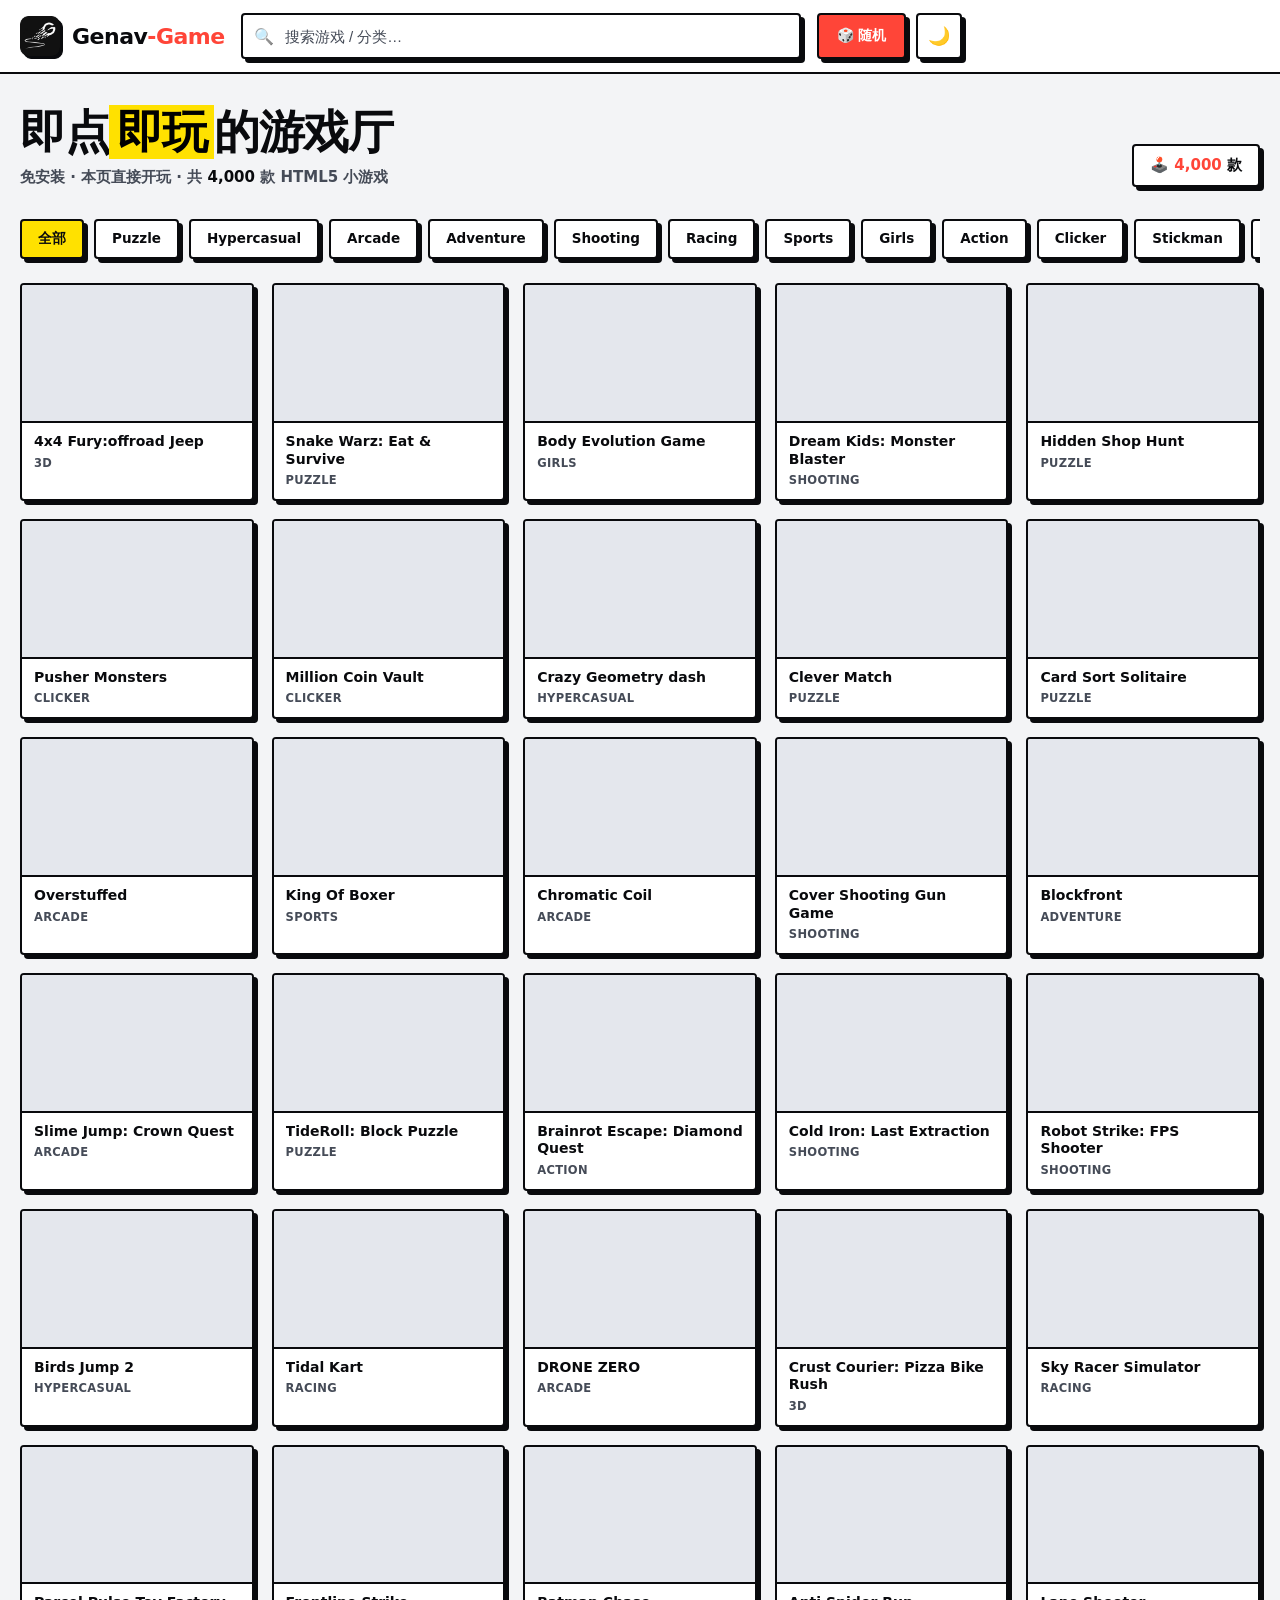
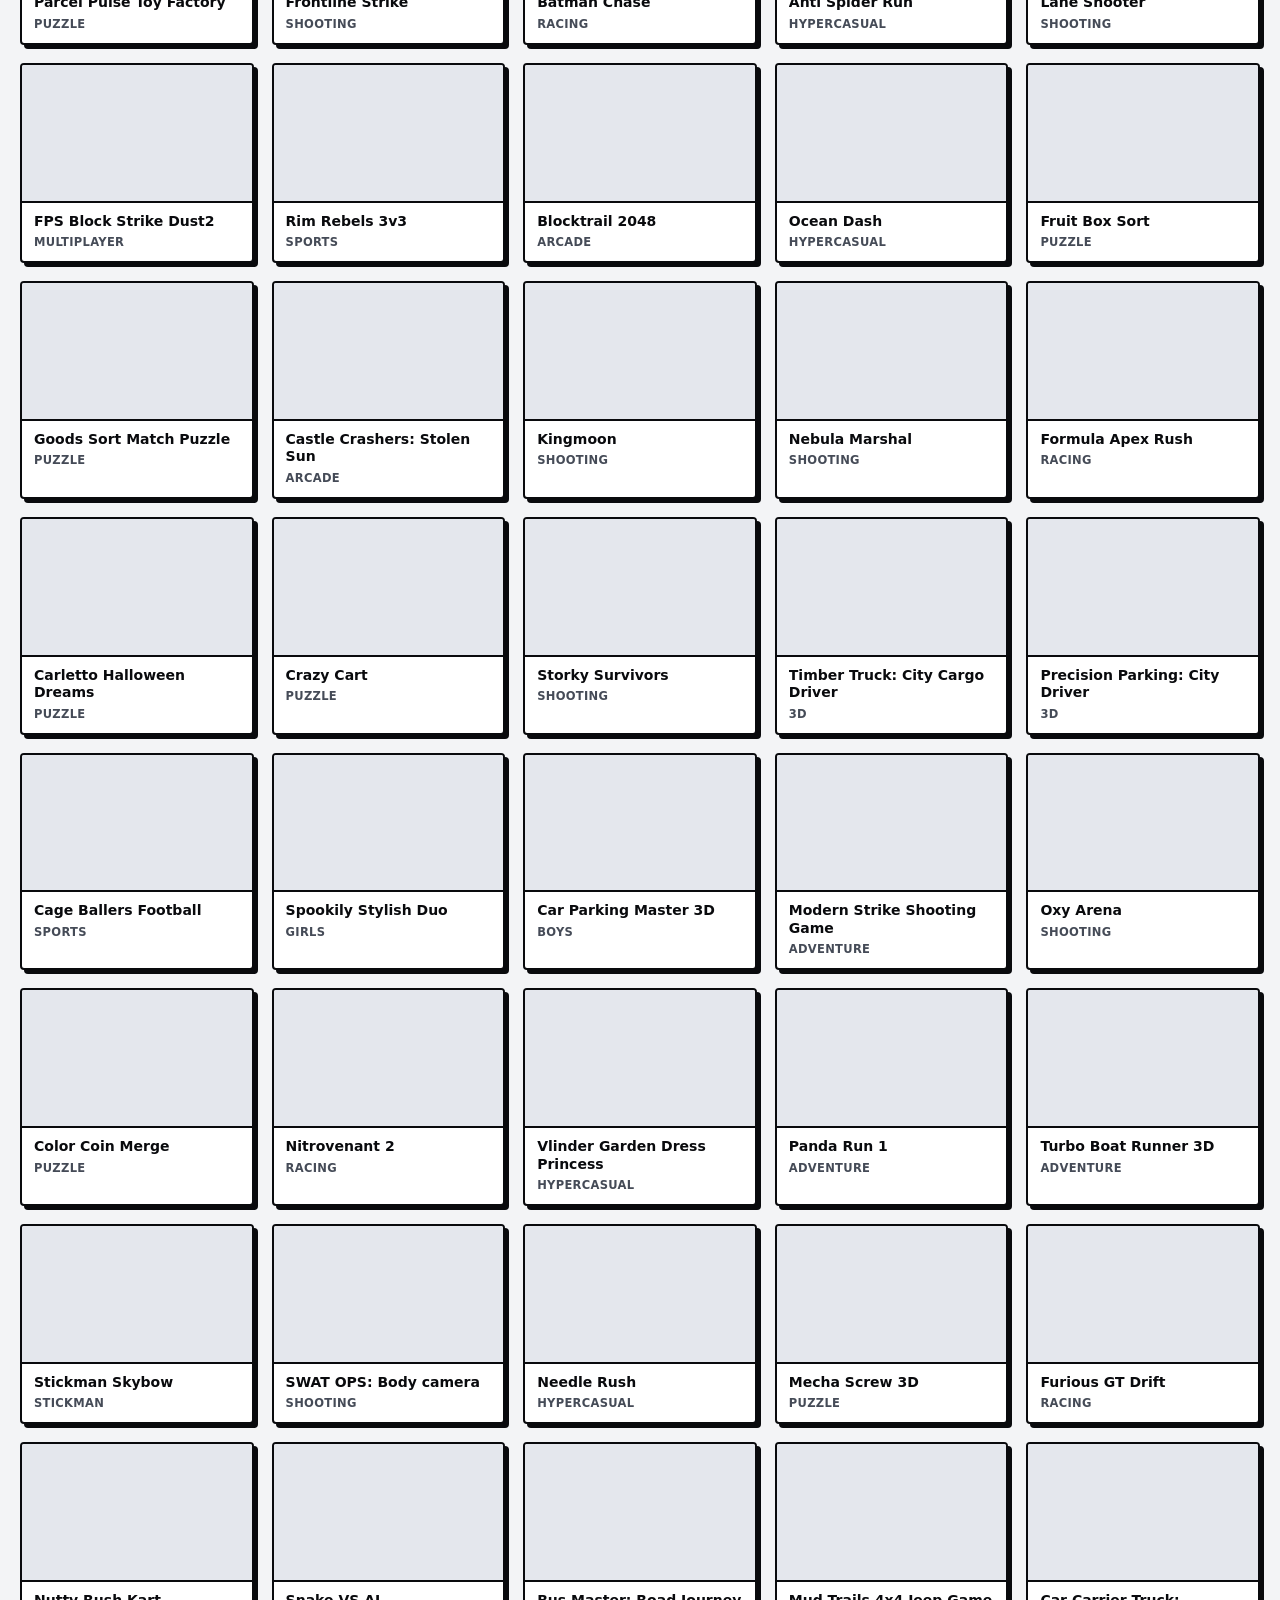
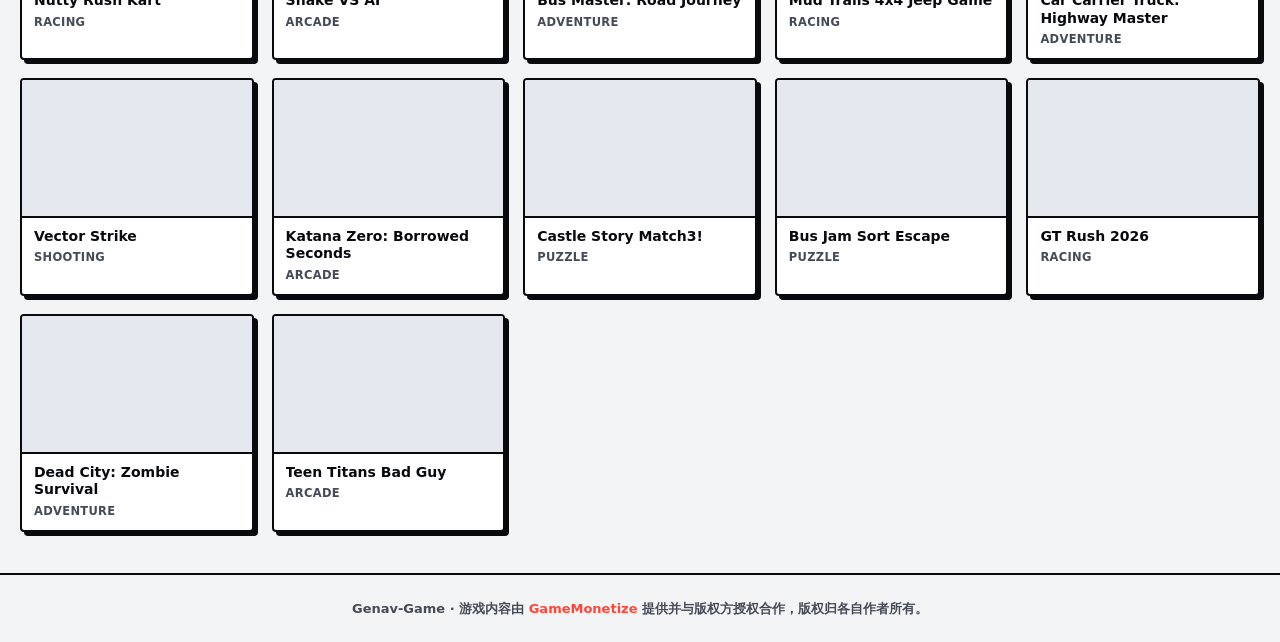
<file: games/index.html>
<!DOCTYPE html>
<html lang="zh-CN" data-theme="light">
<head>
<meta charset="UTF-8">
<meta name="viewport" content="width=device-width, initial-scale=1, maximum-scale=1, user-scalable=no">
<title>Genav-Game · 游戏厅</title>
<meta name="description" content="Genav-Game 在线小游戏厅，数千款 HTML5 小游戏免安装即点即玩，无需跳转、本页开玩。">
<link rel="icon" type="image/png" href="favicon.png">
<link rel="preconnect" href="https://img.gamemonetize.com">
<link rel="preconnect" href="https://html5.gamemonetize.co">
<style>
:root{
  --bg:#f3f4f6; --surface:#ffffff; --surface-muted:#e4e7ed; --ink:#090a0d; --muted:#454b57;
  --line:#090a0d; --line-soft:#bdc3cf; --signal:#ff4538; --highlight:#ffe100;
  --hard:4px 4px 0 var(--line); --hard-lg:6px 6px 0 var(--line);
  --radius:4px;
}
html[data-theme="dark"]{
  --bg:#090a0d; --surface:#15171d; --surface-muted:#252933; --ink:#f7f8fc; --muted:#b6bdc9;
  --line:#f7f8fc; --line-soft:#3f4550; --signal:#ff6258; --highlight:#ffe247;
}
*{box-sizing:border-box;-webkit-tap-highlight-color:transparent}
html,body{margin:0;padding:0}
body{
  background:var(--bg); color:var(--ink); min-height:100vh;
  font-family:Inter,"Noto Sans SC","Microsoft YaHei",system-ui,-apple-system,sans-serif;
  font-weight:500;
}
a{color:inherit;text-decoration:none}
::selection{background:var(--highlight);color:#000}
.wrap{max-width:1320px;margin:0 auto;padding:0 20px}

/* ---------- header ---------- */
header{position:sticky;top:0;z-index:60;background:var(--surface);border-bottom:2px solid var(--line)}
.hd{display:flex;align-items:center;gap:16px;height:72px}
.brand{display:flex;align-items:center;gap:12px;white-space:nowrap}
.logo-img{width:40px;height:40px;filter:drop-shadow(3px 3px 0 var(--line));flex:0 0 auto}
.brand b{font-size:22px;font-weight:900;letter-spacing:-.5px}
.brand b span{color:var(--signal)}
.search{flex:1;position:relative;max-width:560px}
.search input{
  width:100%;height:46px;border:2px solid var(--line);border-radius:var(--radius);
  background:var(--surface);color:var(--ink);padding:0 14px 0 42px;font-size:15px;
  font-weight:600;outline:none;box-shadow:var(--hard);transition:.12s;
}
.search input:focus{transform:translate(-1px,-1px);box-shadow:var(--hard-lg)}
.search input::placeholder{color:var(--muted);font-weight:500}
.search .ic{position:absolute;left:13px;top:50%;transform:translateY(-50%);font-size:16px;opacity:.7}
.acts{display:flex;gap:10px;align-items:center}
.btn{
  height:46px;padding:0 18px;border:2px solid var(--line);border-radius:var(--radius);
  background:var(--surface);color:var(--ink);font-weight:800;font-size:14px;cursor:pointer;
  box-shadow:var(--hard);display:flex;align-items:center;gap:7px;transition:.12s;white-space:nowrap;
}
.btn:hover{transform:translate(-1px,-1px);box-shadow:var(--hard-lg)}
.btn:active{transform:translate(2px,2px);box-shadow:0 0 0 var(--line)}
.btn.red{background:var(--signal);color:#fff}
.icon-btn{width:46px;padding:0;justify-content:center;font-size:18px}

/* ---------- hero ---------- */
.hero{padding:34px 0 10px;display:flex;align-items:flex-end;justify-content:space-between;gap:20px;flex-wrap:wrap}
.hero h1{margin:0;font-size:clamp(28px,5vw,46px);font-weight:900;letter-spacing:-1.5px;line-height:1.05}
.hero h1 em{font-style:normal;background:var(--highlight);color:#000;padding:0 8px}
.hero .sub{margin:12px 0 0;color:var(--muted);font-weight:600;font-size:15px}
.hero .sub b{color:var(--ink)}
.count-badge{border:2px solid var(--line);background:var(--surface);box-shadow:var(--hard);
  padding:10px 16px;border-radius:var(--radius);font-weight:900;font-size:15px;white-space:nowrap}
.count-badge span{color:var(--signal)}

/* ---------- chips ---------- */
.chips{display:flex;gap:10px;overflow-x:auto;padding:22px 0 6px;scrollbar-width:none}
.chips::-webkit-scrollbar{display:none}
.chip{
  flex:0 0 auto;padding:9px 16px;border:2px solid var(--line);background:var(--surface);
  color:var(--ink);font-weight:800;font-size:13.5px;cursor:pointer;border-radius:var(--radius);
  box-shadow:var(--hard);transition:.12s;white-space:nowrap;
}
.chip:hover{transform:translate(-1px,-1px);box-shadow:var(--hard-lg)}
.chip.on{background:var(--highlight);color:#090a0d}

/* ---------- grid ---------- */
.grid{display:grid;grid-template-columns:repeat(auto-fill,minmax(198px,1fr));gap:18px;padding:18px 0 30px}
@media(max-width:520px){.grid{grid-template-columns:repeat(auto-fill,minmax(150px,1fr));gap:14px}}
.card{
  background:var(--surface);border:2px solid var(--line);border-radius:var(--radius);
  overflow:hidden;cursor:pointer;transition:transform .12s,box-shadow .12s;box-shadow:var(--hard);
  display:flex;flex-direction:column;
}
.card:hover{transform:translate(-3px,-3px);box-shadow:var(--hard-lg)}
.card:active{transform:translate(1px,1px);box-shadow:2px 2px 0 var(--line)}
.thumb-wrap{aspect-ratio:5/3;background:var(--surface-muted);border-bottom:2px solid var(--line);overflow:hidden}
.thumb{width:100%;height:100%;object-fit:cover;display:block}
.card .meta{padding:10px 12px 12px}
.card .tt{font-weight:800;font-size:14px;line-height:1.25;display:-webkit-box;-webkit-line-clamp:2;-webkit-box-orient:vertical;overflow:hidden}
.card .cat{font-size:11.5px;font-weight:700;color:var(--muted);margin-top:5px;text-transform:uppercase;letter-spacing:.3px}

/* skeleton */
.sk{background:var(--surface);border:2px solid var(--line);border-radius:var(--radius);box-shadow:var(--hard);overflow:hidden}
.sk .sb{aspect-ratio:5/3;background:linear-gradient(90deg,var(--surface-muted) 25%,var(--bg) 50%,var(--surface-muted) 75%);background-size:200% 100%;animation:sh 1.1s infinite;border-bottom:2px solid var(--line)}
.sk .sl{height:12px;margin:12px;background:var(--surface-muted);border-radius:2px}
.sk .sl.s{width:50%}
@keyframes sh{0%{background-position:200% 0}100%{background-position:-200% 0}}

/* states */
.msg{grid-column:1/-1;text-align:center;color:var(--muted);padding:60px 0;font-weight:700;font-size:16px}
#sentinel{height:1px}

footer{border-top:2px solid var(--line);color:var(--muted);font-size:13px;font-weight:600;text-align:center;padding:22px;line-height:1.8;margin-top:10px}
footer a{color:var(--signal);font-weight:800}

/* ---------- player modal ---------- */
#modal{position:fixed;inset:0;z-index:100;display:none;background:rgba(9,10,13,.72);padding:16px}
#modal.open{display:flex;align-items:center;justify-content:center}
.player{width:min(1200px,100%);height:min(86vh,100%);display:flex;flex-direction:column;
  background:var(--surface);border:2px solid var(--line);border-radius:var(--radius);box-shadow:8px 8px 0 var(--line);overflow:hidden}
.pbar{display:flex;align-items:center;gap:10px;padding:8px 10px;border-bottom:2px solid var(--line);background:var(--surface)}
.pbar .ptitle{font-weight:900;font-size:15px;flex:1;overflow:hidden;text-overflow:ellipsis;white-space:nowrap}
.pbar .pbtn{width:38px;height:38px;flex:0 0 auto;border:2px solid var(--line);border-radius:var(--radius);background:var(--surface);
  color:var(--ink);cursor:pointer;font-size:16px;display:grid;place-items:center;box-shadow:2px 2px 0 var(--line);transition:.1s}
.pbar .pbtn:hover{transform:translate(-1px,-1px);box-shadow:3px 3px 0 var(--line)}
.pbar .pbtn.close{background:var(--signal);color:#fff}
.pbody{position:relative;flex:1;background:#000}
.pbody iframe{position:absolute;inset:0;width:100%;height:100%;border:0;display:block}
.pbody .loading{position:absolute;inset:0;display:flex;align-items:center;justify-content:center;color:#9aa7ba;font-weight:700;font-size:15px;background:#000;z-index:1}
@media(max-width:640px){
  #modal{padding:0}
  .player{width:100%;height:100%;box-shadow:none}
  .hd{height:64px;gap:10px}
  .brand b{font-size:18px}
  .btn{padding:0 12px;font-size:13px}
  .search{max-width:none}
}
</style>
</head>
<body>
<header>
  <div class="wrap hd">
    <a class="brand" href="/"><img class="logo-img" src="logo.png" alt="Genav-Game"><b>Genav<span>-Game</span></b></a>
    <div class="search">
      <span class="ic">🔍</span>
      <input id="q" type="search" placeholder="搜索游戏 / 分类…" autocomplete="off">
    </div>
    <div class="acts">
      <button class="btn red" id="rand">🎲 随机</button>
      <button class="btn icon-btn" id="theme" title="切换主题">🌙</button>
    </div>
  </div>
</header>

<main class="wrap">
  <div class="hero">
    <div>
      <h1>即点<em>即玩</em>的游戏厅</h1>
      <p class="sub">免安装 · 本页直接开玩 · 共 <b><span id="total">…</span></b> 款 HTML5 小游戏</p>
    </div>
    <div class="count-badge">🕹️ <span id="total2">—</span> 款</div>
  </div>
  <div class="chips" id="chips"></div>
  <div class="grid" id="grid"></div>
  <div id="sentinel"></div>
</main>

<footer>
  Genav-Game · 游戏内容由 <a href="https://gamemonetize.com" target="_blank" rel="noopener">GameMonetize</a> 提供并与版权方授权合作，版权归各自作者所有。
</footer>

<!-- player modal -->
<div id="modal">
  <div class="player" id="player">
    <div class="pbar">
      <div class="ptitle" id="mTitle">游戏</div>
      <a class="pbtn" id="mNew" href="#" target="_blank" title="新窗口打开">↗</a>
      <button class="pbtn" id="mFs" title="全屏">⛶</button>
      <button class="pbtn close" id="mClose" title="关闭">✕</button>
    </div>
    <div class="pbody"><div class="loading" id="mLoad">游戏加载中…</div><iframe id="mFrame" allowfullscreen scrolling="no" frameborder="0"
      allow="autoplay; fullscreen; gamepad; accelerometer; gyroscope; magnetometer; xr-spatial-tracking"></iframe></div>
  </div>
</div>

<script>
const $=s=>document.querySelector(s);
const grid=$("#grid"), sentinel=$("#sentinel");
let ALL=[], view=[], shown=0, curCat="全部", BATCH=36;

function esc(s){return String(s).replace(/[&<>"']/g,c=>({'&':'&amp;','<':'&lt;','>':'&gt;','"':'&quot;',"'":'&#39;'}[c]));}
function thumb(id){return "https://img.gamemonetize.com/"+id+"/512x384.jpg";}
function embedUrl(id){return "https://html5.gamemonetize.co/"+id+"/";}
function norm(g){
  const id=g.i||g.id, t=g.t||g.title||"", cats=g.c||g.cat||[];
  return {id,t,cats,hay:(t+" "+cats.join(" ")).toLowerCase()};
}

/* theme */
(function(){
  const t=localStorage.getItem("gg-theme");
  if(t) document.documentElement.dataset.theme=t;
  const btn=$("#theme");
  const sync=()=>btn.textContent=document.documentElement.dataset.theme==="dark"?"☀️":"🌙";
  sync();
  btn.onclick=()=>{const d=document.documentElement.dataset.theme==="dark"?"light":"dark";document.documentElement.dataset.theme=d;localStorage.setItem("gg-theme",d);sync();};
})();

function showSkeleton(n){
  grid.innerHTML="";
  for(let i=0;i<n;i++){const d=document.createElement("div");d.className="sk";d.innerHTML='<div class="sb"></div><div class="sl"></div><div class="sl s"></div>';grid.appendChild(d);}
}

async function boot(){
  showSkeleton(12);
  try{
    const r=await fetch("games.json?v=gm2",{cache:"no-cache"});
    if(!r.ok) throw 0;
    ALL=(await r.json()).map(norm);
  }catch(e){
    grid.innerHTML='<div class="msg">游戏数据加载失败，请刷新重试 🙏</div>';return;
  }
  const n=ALL.length.toLocaleString();
  $("#total").textContent=n; $("#total2").textContent=n;
  buildChips(); apply();
  // 分享/直达：?play=<hash>&t=<标题>
  const ps=new URLSearchParams(location.search);
  if(ps.get("play")) openGame(ps.get("play"), ps.get("t")||"小游戏");
}

function buildChips(){
  const cnt={};
  ALL.forEach(g=>g.cats.forEach(c=>cnt[c]=(cnt[c]||0)+1));
  const cats=Object.keys(cnt).sort((a,b)=>cnt[b]-cnt[a]).slice(0,16);
  const list=["全部",...cats];
  $("#chips").innerHTML=list.map((c,i)=>`<div class="chip${i===0?' on':''}" data-c="${esc(c)}">${esc(c)}</div>`).join("");
  $("#chips").querySelectorAll(".chip").forEach(el=>el.onclick=()=>{
    $("#chips").querySelectorAll(".chip").forEach(x=>x.classList.remove("on"));
    el.classList.add("on"); curCat=el.dataset.c; apply();
  });
}

function apply(){
  const q=$("#q").value.trim().toLowerCase();
  view=ALL.filter(g=>{
    if(curCat!=="全部" && !g.cats.includes(curCat)) return false;
    if(q && !g.hay.includes(q)) return false;
    return true;
  });
  grid.innerHTML=""; shown=0;
  if(!view.length){grid.innerHTML='<div class="msg">没有找到相关游戏 🕹️</div>';return;}
  renderMore();
}

function cardEl(g){
  const cat=g.cats[0]||"GAME";
  const el=document.createElement("div");
  el.className="card";
  el.innerHTML=`<div class="thumb-wrap"><img class="thumb" loading="lazy" decoding="async" src="${esc(thumb(g.id))}" alt="${esc(g.t)}" onerror="this.closest('.thumb-wrap').style.background='var(--surface-muted)';this.remove()"></div>
    <div class="meta"><div class="tt">${esc(g.t)}</div><div class="cat">${esc(cat)}</div></div>`;
  el.onclick=()=>openGame(g.id,g.t);
  return el;
}

function renderMore(){
  const frag=document.createDocumentFragment();
  const end=Math.min(shown+BATCH,view.length);
  for(let i=shown;i<end;i++) frag.appendChild(cardEl(view[i]));
  grid.appendChild(frag); shown=end;
  sentinel.style.display=shown<view.length?"block":"none";
}

/* 触底继续加载 */
new IntersectionObserver(es=>{
  if(es[0].isIntersecting && shown<view.length) renderMore();
},{rootMargin:"300px"}).observe(sentinel);

let qT;
$("#q").addEventListener("input",()=>{clearTimeout(qT);qT=setTimeout(apply,200);});
$("#rand").onclick=()=>{ if(!ALL.length) return; const g=ALL[Math.floor(Math.random()*ALL.length)]; openGame(g.id,g.t); };

/* ---- 本页弹层游玩 ---- */
const modal=$("#modal"), frame=$("#mFrame"), mLoad=$("#mLoad");
function openGame(id,title){
  $("#mTitle").textContent=title||"游戏";
  $("#mNew").href="play.html?id="+encodeURIComponent(id)+"&t="+encodeURIComponent(title||"");
  mLoad.style.display="flex"; mLoad.textContent="游戏加载中…";
  const _ld=setTimeout(()=>{mLoad.style.display="none";},12000);
  frame.onload=()=>{ clearTimeout(_ld); mLoad.style.display="none"; };
  frame.src=embedUrl(id);
  modal.classList.add("open");
  document.body.style.overflow="hidden";
}
function closeGame(){
  modal.classList.remove("open");
  frame.src="about:blank";
  document.body.style.overflow="";
}
$("#mClose").onclick=closeGame;
modal.addEventListener("click",e=>{ if(e.target===modal) closeGame(); });
document.addEventListener("keydown",e=>{ if(e.key==="Escape") closeGame(); });
$("#mFs").onclick=()=>{
  const p=$("#player");
  if(!document.fullscreenElement){(p.requestFullscreen||p.webkitRequestFullscreen||function(){}).call(p);}
  else{(document.exitFullscreen||document.webkitExitFullscreen||function(){}).call(document);}
};

boot();
</script>
</body>
</html>
</file>
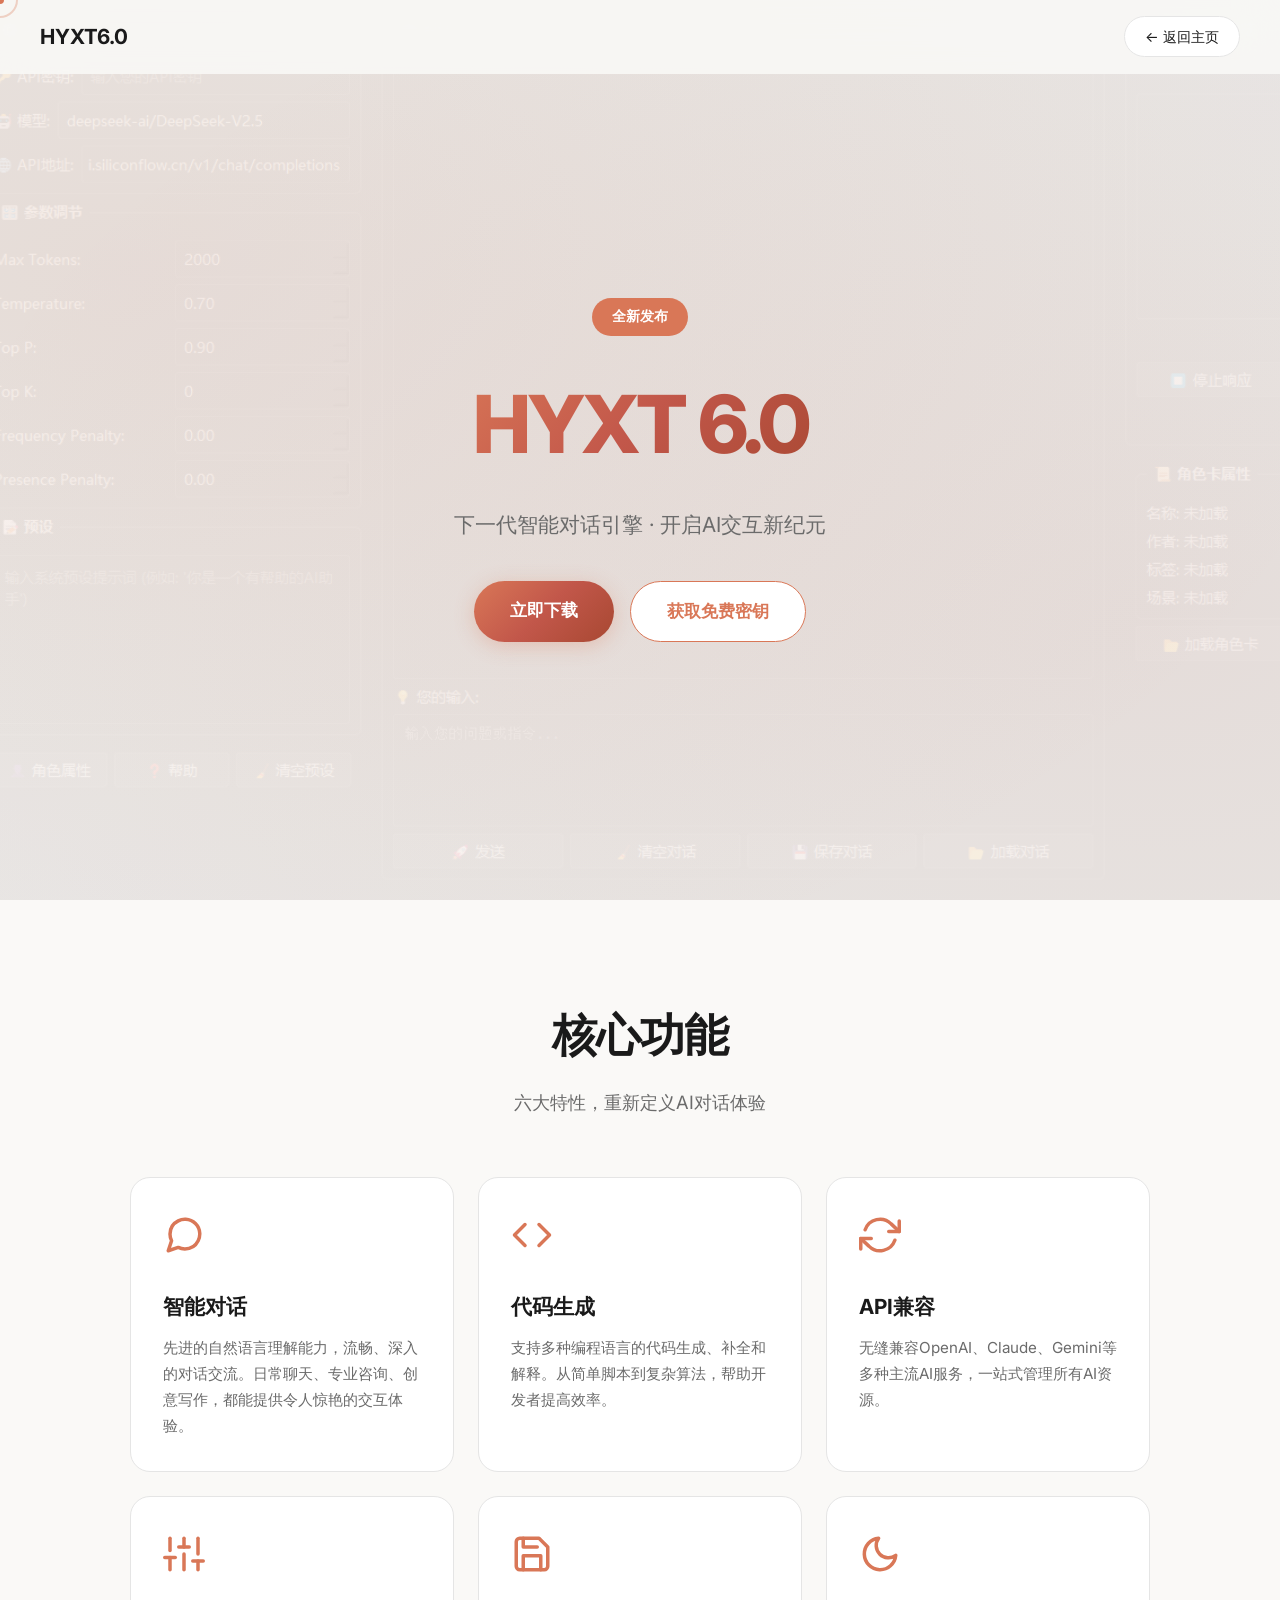
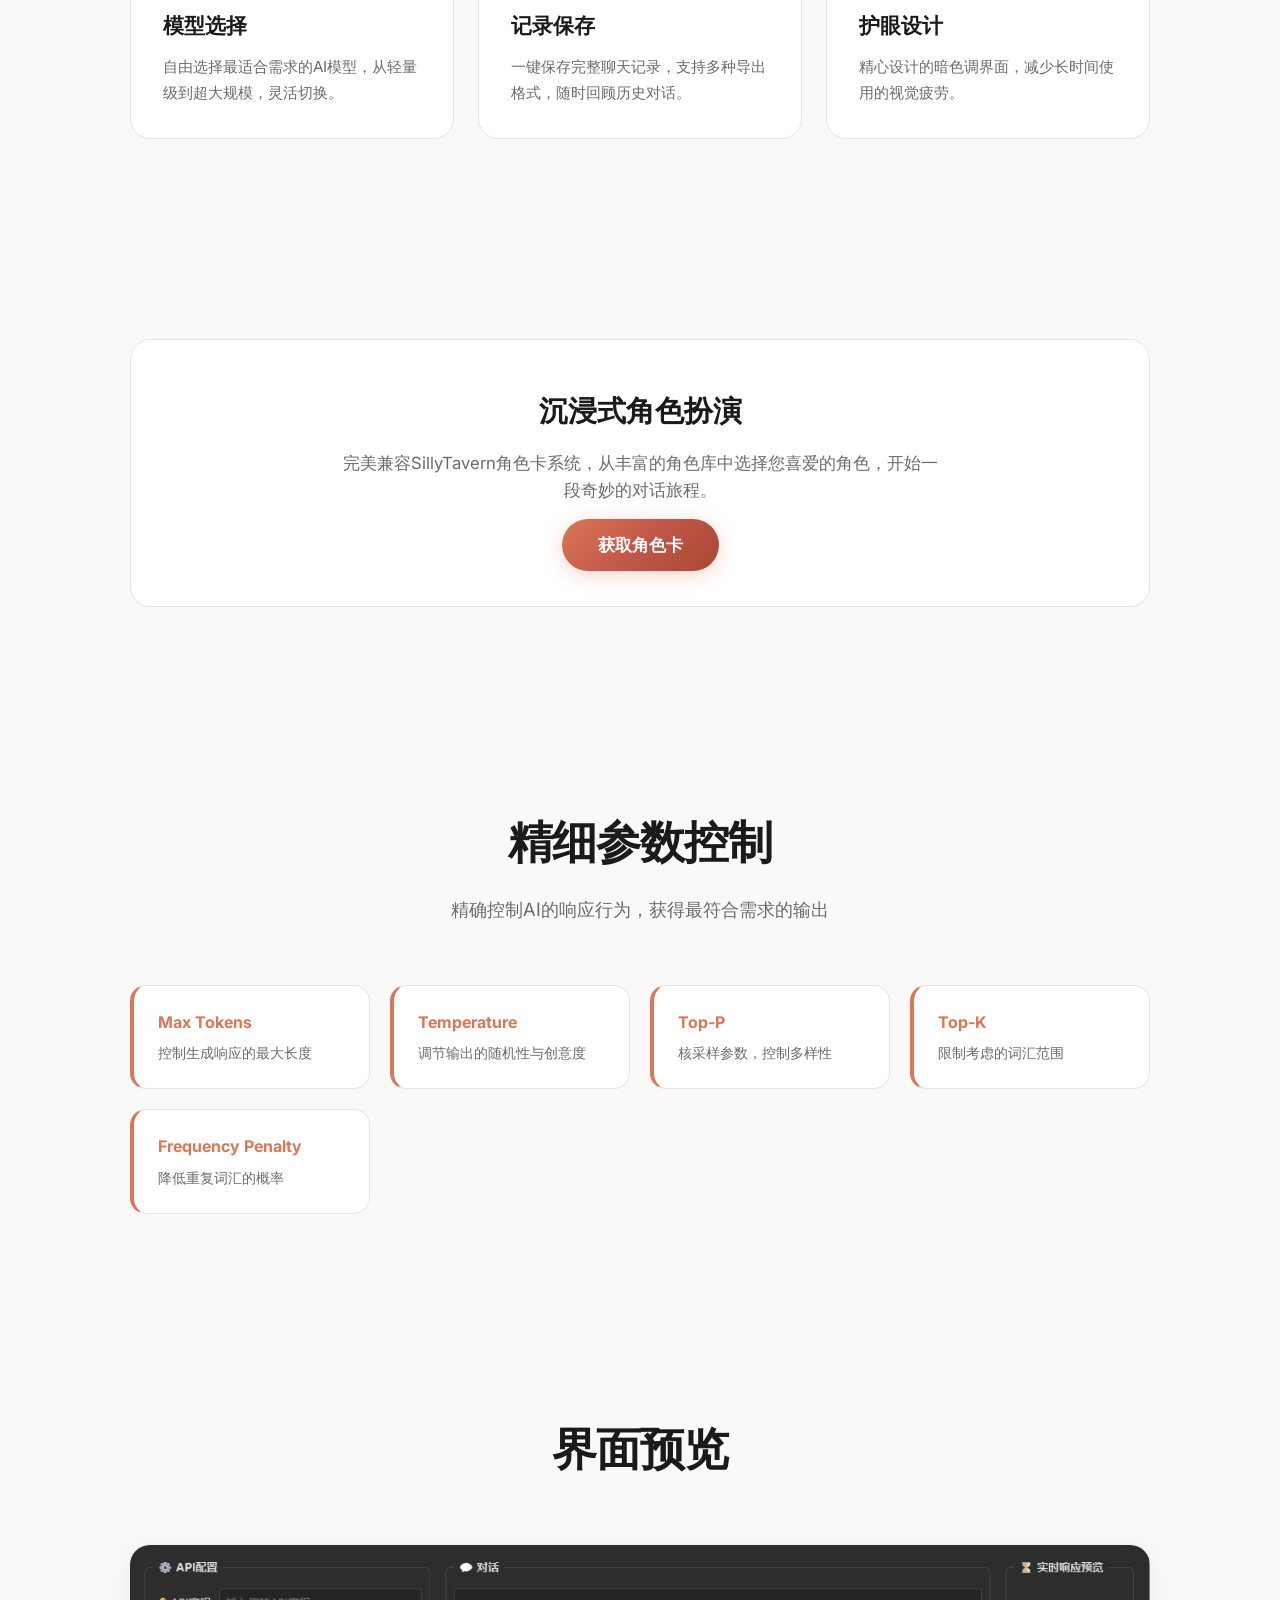
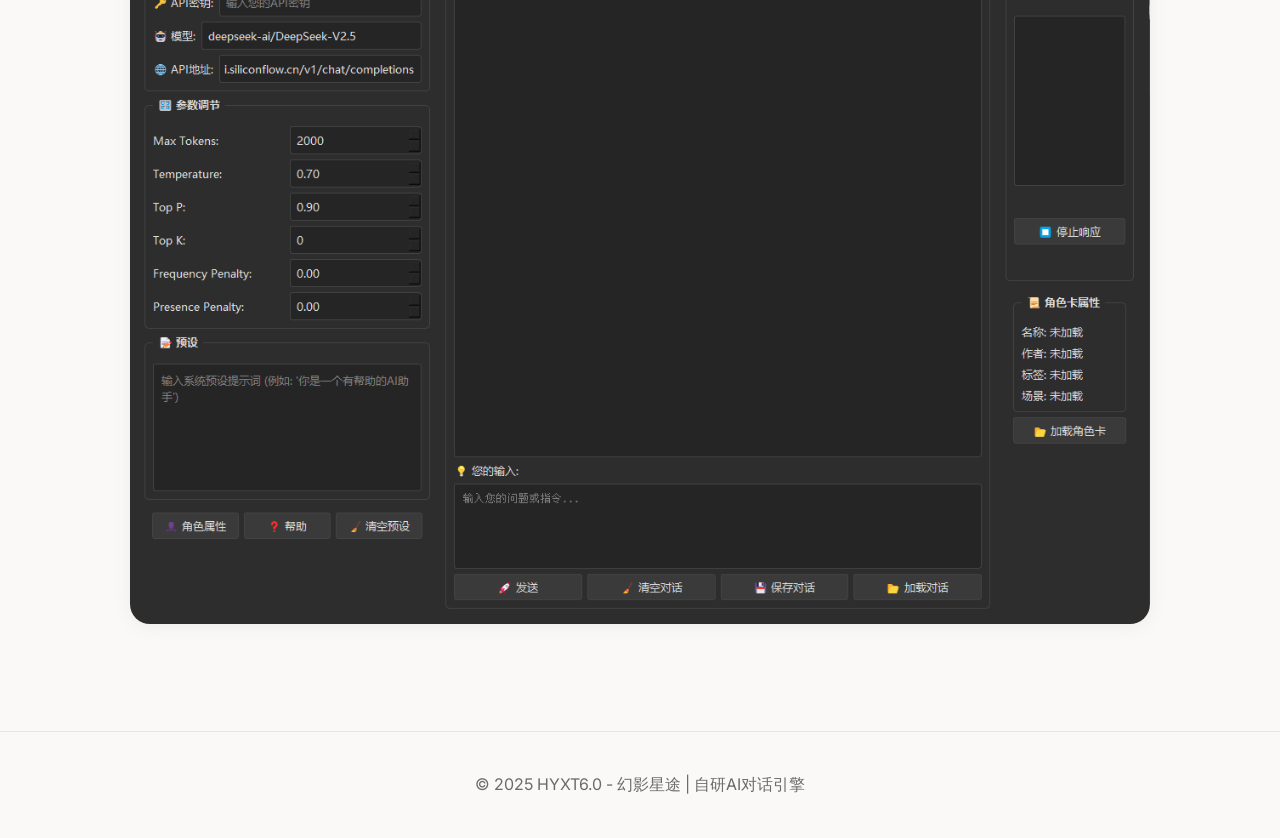
<file: project/1/index.html>
<!DOCTYPE html>
<html lang="zh-CN">
<head>
    <meta charset="UTF-8">
    <meta name="viewport" content="width=device-width, initial-scale=1.0">
    <title>HYXT6.0 - 幻影星途 | 智能对话新纪元</title>
    <link rel="icon" href="icon.ico" type="image/x-icon">
    <link href="https://fonts.googleapis.com/css2?family=Inter:wght@300;400;500;600;700;800&display=swap" rel="stylesheet">
    <style>
        :root {
            --bg: #faf9f7;
            --card: #ffffff;
            --text: #1a1a1a;
            --text-secondary: #6b6b6b;
            --accent: #d97757;
            --accent-dark: #c2574a;
            --border: #e5e5e5;
            --shadow: 0 2px 20px rgba(0,0,0,0.06);
            --shadow-hover: 0 8px 40px rgba(0,0,0,0.12);
            --gradient: linear-gradient(135deg, #d97757 0%, #c2574a 50%, #a84832 100%);
            --radius: 20px;
            --transition: all 0.4s cubic-bezier(0.25, 0.46, 0.45, 0.94);
        }

        * { margin: 0; padding: 0; box-sizing: border-box; }

        html { scroll-behavior: smooth; }

        body {
            font-family: 'Inter', -apple-system, BlinkMacSystemFont, sans-serif;
            background: var(--bg);
            color: var(--text);
            overflow-x: hidden;
            line-height: 1.6;
        }

        /* ========== CURSOR FOLLOWER ========== */
        .cursor-dot {
            position: fixed;
            width: 8px;
            height: 8px;
            border-radius: 50%;
            background: var(--accent);
            pointer-events: none;
            z-index: 9999;
            transition: transform 0.1s ease-out;
            transform: translate(-50%, -50%);
        }

        .cursor-ring {
            position: fixed;
            width: 36px;
            height: 36px;
            border-radius: 50%;
            border: 2px solid rgba(217,119,87,0.3);
            pointer-events: none;
            z-index: 9998;
            transition: all 0.2s ease-out;
            transform: translate(-50%, -50%);
        }

        /* ========== SCROLL PROGRESS ========== */
        .scroll-progress {
            position: fixed;
            top: 0;
            left: 0;
            height: 3px;
            background: var(--gradient);
            z-index: 9999;
            transition: width 0.1s linear;
        }

        /* ========== NAV ========== */
        .nav {
            position: fixed;
            top: 0;
            left: 0;
            right: 0;
            padding: 16px 40px;
            display: flex;
            justify-content: space-between;
            align-items: center;
            z-index: 100;
            background: rgba(250,249,247,0.85);
            backdrop-filter: blur(20px);
            border-bottom: 1px solid transparent;
            transition: var(--transition);
        }

        .nav.scrolled { border-bottom-color: var(--border); }

        .nav-logo {
            font-size: 1.3rem;
            font-weight: 700;
            color: var(--text);
            text-decoration: none;
        }

        .nav-back {
            padding: 8px 20px;
            background: var(--card);
            border: 1px solid var(--border);
            border-radius: 50px;
            font-size: 0.9rem;
            color: var(--text);
            text-decoration: none;
            transition: var(--transition);
        }

        .nav-back:hover {
            border-color: var(--accent);
            color: var(--accent);
            transform: translateY(-2px);
        }

        /* ========== HERO ========== */
        .hero {
            min-height: 100vh;
            display: flex;
            flex-direction: column;
            align-items: center;
            justify-content: center;
            padding: 120px 40px 80px;
            position: relative;
            overflow: hidden;
        }

        .hero::before {
            content: '';
            position: absolute;
            inset: -50%;
            background:
                radial-gradient(ellipse at 30% 40%, rgba(217,119,87,0.1) 0%, transparent 50%),
                radial-gradient(ellipse at 70% 60%, rgba(194,87,74,0.08) 0%, transparent 50%);
            animation: meshFloat 20s ease-in-out infinite;
        }

        @keyframes meshFloat {
            0%, 100% { transform: translate(0, 0); }
            25% { transform: translate(2%, -3%); }
            50% { transform: translate(-2%, 2%); }
            75% { transform: translate(3%, 1%); }
        }

        .hero-content {
            position: relative;
            z-index: 1;
            text-align: center;
            max-width: 800px;
        }

        .hero-badge {
            display: inline-block;
            padding: 8px 20px;
            background: var(--accent);
            color: #fff;
            border-radius: 50px;
            font-size: 0.85rem;
            font-weight: 600;
            margin-bottom: 24px;
            animation: fadeInUp 0.8s ease forwards;
            opacity: 0;
        }

        @keyframes fadeInUp {
            from { opacity: 0; transform: translateY(20px); }
            to { opacity: 1; transform: translateY(0); }
        }

        .hero h1 {
            font-size: clamp(3rem, 8vw, 5rem);
            font-weight: 800;
            letter-spacing: -3px;
            margin-bottom: 20px;
            background: var(--gradient);
            -webkit-background-clip: text;
            background-clip: text;
            color: transparent;
            animation: fadeInUp 0.8s ease 0.2s forwards;
            opacity: 0;
        }

        .hero-subtitle {
            font-size: 1.3rem;
            color: var(--text-secondary);
            margin-bottom: 40px;
            animation: fadeInUp 0.8s ease 0.4s forwards;
            opacity: 0;
        }

        .hero-buttons {
            display: flex;
            gap: 16px;
            justify-content: center;
            flex-wrap: wrap;
            animation: fadeInUp 0.8s ease 0.6s forwards;
            opacity: 0;
        }

        .btn {
            padding: 16px 36px;
            border-radius: 50px;
            font-size: 1.05rem;
            font-weight: 600;
            text-decoration: none;
            transition: var(--transition);
            position: relative;
            overflow: hidden;
            cursor: pointer;
        }

        .btn-primary {
            background: var(--gradient);
            color: #fff;
            border: none;
            box-shadow: 0 4px 20px rgba(217,119,87,0.3);
        }

        .btn-primary:hover {
            transform: translateY(-4px);
            box-shadow: 0 8px 35px rgba(217,119,87,0.45);
        }

        .btn-secondary {
            background: var(--card);
            color: var(--accent);
            border: 1px solid var(--accent);
        }

        .btn-secondary:hover {
            background: var(--accent);
            color: #fff;
            transform: translateY(-4px);
        }

        /* Hero screenshots carousel */
        .hero-screenshots {
            position: absolute;
            inset: 0;
            z-index: 0;
            overflow: hidden;
        }

        .hero-screenshots img {
            position: absolute;
            width: 100%;
            height: 100%;
            object-fit: cover;
            opacity: 0;
            transition: opacity 1.5s ease;
        }

        .hero-screenshots img.active { opacity: 0.08; }

        /* ========== SECTIONS ========== */
        .section {
            max-width: 1100px;
            margin: 0 auto;
            padding: 100px 40px;
        }

        .section-header {
            text-align: center;
            margin-bottom: 60px;
        }

        .section-header h2 {
            font-size: 2.8rem;
            font-weight: 700;
            letter-spacing: -1px;
            margin-bottom: 16px;
            opacity: 0;
            transform: translateY(30px);
            transition: all 0.8s ease;
        }

        .section-header h2.visible {
            opacity: 1;
            transform: translateY(0);
        }

        .section-header p {
            font-size: 1.15rem;
            color: var(--text-secondary);
            max-width: 600px;
            margin: 0 auto;
            opacity: 0;
            transform: translateY(20px);
            transition: all 0.8s ease 0.15s;
        }

        .section-header p.visible {
            opacity: 1;
            transform: translateY(0);
        }

        /* ========== FEATURES ========== */
        .features-grid {
            display: grid;
            grid-template-columns: repeat(auto-fit, minmax(300px, 1fr));
            gap: 24px;
        }

        .feature-card {
            background: var(--card);
            border: 1px solid var(--border);
            border-radius: var(--radius);
            padding: 32px;
            transition: var(--transition);
            opacity: 0;
            transform: translateY(40px);
            position: relative;
            overflow: hidden;
        }

        .feature-card.visible {
            opacity: 1;
            transform: translateY(0);
        }

        .feature-card::before {
            content: '';
            position: absolute;
            top: 0;
            left: 0;
            right: 0;
            height: 4px;
            background: var(--gradient);
            transform: scaleX(0);
            transition: transform 0.6s ease;
        }

        .feature-card:hover::before { transform: scaleX(1); }

        .feature-card:hover {
            transform: translateY(-8px);
            box-shadow: var(--shadow-hover);
        }

        .feature-icon {
            font-size: 2.5rem;
            margin-bottom: 16px;
            display: inline-block;
            animation: iconBounce 2s ease-in-out infinite;
        }

        .feature-icon svg {
            width: 42px;
            height: 42px;
            color: var(--accent);
        }

        @keyframes iconBounce {
            0%, 100% { transform: translateY(0); }
            50% { transform: translateY(-6px); }
        }

        .feature-card:nth-child(2) .feature-icon { animation-delay: -0.3s; }
        .feature-card:nth-child(3) .feature-icon { animation-delay: -0.6s; }
        .feature-card:nth-child(4) .feature-icon { animation-delay: -0.9s; }
        .feature-card:nth-child(5) .feature-icon { animation-delay: -1.2s; }
        .feature-card:nth-child(6) .feature-icon { animation-delay: -1.5s; }

        .feature-card h3 {
            font-size: 1.3rem;
            font-weight: 700;
            margin-bottom: 12px;
        }

        .feature-card:hover h3 { color: var(--accent); }

        .feature-card p {
            color: var(--text-secondary);
            font-size: 0.95rem;
            line-height: 1.7;
        }

        /* ========== ROLEPLAY ========== */
        .roleplay-card {
            background: var(--card);
            border: 1px solid var(--border);
            border-radius: var(--radius);
            padding: 48px;
            text-align: center;
            opacity: 0;
            transform: translateY(30px);
            transition: all 0.8s ease;
            position: relative;
            overflow: hidden;
        }

        .roleplay-card.visible {
            opacity: 1;
            transform: translateY(0);
        }

        .roleplay-card::after {
            content: '';
            position: absolute;
            inset: 0;
            background: radial-gradient(circle at var(--mx, 50%) var(--my, 50%), rgba(217,119,87,0.06) 0%, transparent 60%);
            opacity: 0;
            transition: opacity 0.3s;
        }

        .roleplay-card:hover::after { opacity: 1; }

        .roleplay-card h3 {
            font-size: 1.8rem;
            font-weight: 700;
            margin-bottom: 16px;
        }

        .roleplay-card p {
            color: var(--text-secondary);
            font-size: 1.05rem;
            margin-bottom: 28px;
            max-width: 600px;
            margin-left: auto;
            margin-right: auto;
        }

        /* ========== PARAMS ========== */
        .params-grid {
            display: grid;
            grid-template-columns: repeat(auto-fit, minmax(200px, 1fr));
            gap: 20px;
        }

        .param-item {
            background: var(--card);
            border: 1px solid var(--border);
            border-radius: 16px;
            padding: 24px;
            border-left: 4px solid var(--accent);
            opacity: 0;
            transform: translateX(-20px);
            transition: all 0.6s ease;
        }

        .param-item.visible {
            opacity: 1;
            transform: translateX(0);
        }

        .param-item:hover {
            transform: translateY(-4px);
            box-shadow: var(--shadow);
        }

        .param-name {
            font-weight: 700;
            color: var(--accent);
            margin-bottom: 6px;
            font-size: 1rem;
        }

        .param-desc {
            color: var(--text-secondary);
            font-size: 0.9rem;
            line-height: 1.6;
        }

        /* ========== SCREENSHOT ========== */
        .screenshot-wrapper {
            text-align: center;
            opacity: 0;
            transform: translateY(30px);
            transition: all 0.8s ease;
        }

        .screenshot-wrapper.visible {
            opacity: 1;
            transform: translateY(0);
        }

        .screenshot-wrapper img {
            max-width: 100%;
            border-radius: var(--radius);
            box-shadow: var(--shadow);
            transition: var(--transition);
        }

        .screenshot-wrapper img:hover {
            transform: scale(1.02);
            box-shadow: var(--shadow-hover);
        }

        /* ========== FOOTER ========== */
        footer {
            text-align: center;
            padding: 40px;
            color: var(--text-secondary);
            border-top: 1px solid var(--border);
        }

        /* ========== BACK TO TOP ========== */
        .back-to-top {
            position: fixed;
            bottom: 30px;
            right: 30px;
            width: 50px;
            height: 50px;
            background: var(--gradient);
            color: #fff;
            border: none;
            border-radius: 50%;
            font-size: 1.3rem;
            cursor: pointer;
            z-index: 100;
            opacity: 0;
            transform: translateY(20px);
            transition: var(--transition);
        }

        .back-to-top.show { opacity: 1; transform: translateY(0); }

        .back-to-top:hover {
            transform: translateY(-4px) scale(1.1);
        }

        /* ========== FLOATING SHAPES ========== */
        .floating-shape {
            position: fixed;
            border-radius: 50%;
            background: rgba(217,119,87,0.06);
            pointer-events: none;
            z-index: 0;
            animation: shapeDrift 20s ease-in-out infinite;
        }

        .floating-shape:nth-child(1) { width: 300px; height: 300px; top: 20%; left: -5%; }
        .floating-shape:nth-child(2) { width: 200px; height: 200px; top: 60%; right: -3%; animation-delay: -7s; }
        .floating-shape:nth-child(3) { width: 150px; height: 150px; bottom: 10%; left: 30%; animation-delay: -14s; }

        @keyframes shapeDrift {
            0%, 100% { transform: translate(0, 0); }
            25% { transform: translate(30px, -40px); }
            50% { transform: translate(-20px, 20px); }
            75% { transform: translate(40px, 30px); }
        }

        /* ========== STAGGER ========== */
        .stagger-1 { transition-delay: 0.05s !important; }
        .stagger-2 { transition-delay: 0.1s !important; }
        .stagger-3 { transition-delay: 0.15s !important; }
        .stagger-4 { transition-delay: 0.2s !important; }
        .stagger-5 { transition-delay: 0.25s !important; }
        .stagger-6 { transition-delay: 0.3s !important; }

        /* ========== RESPONSIVE ========== */
        @media (max-width: 768px) {
            .nav { padding: 12px 20px; }
            .hero { padding: 100px 20px 60px; }
            .section { padding: 60px 20px; }
            .section-header h2 { font-size: 2rem; }
            .features-grid { grid-template-columns: 1fr; }
            .params-grid { grid-template-columns: 1fr; }
            .hero-buttons { flex-direction: column; align-items: center; }
        }
    </style>
</head>
<body>
    <!-- Cursors -->
    <div class="cursor-dot" id="cursorDot"></div>
    <div class="cursor-ring" id="cursorRing"></div>

    <!-- Scroll Progress -->
    <div class="scroll-progress" id="scrollProgress"></div>

    <!-- Floating Shapes -->
    <div class="floating-shape"></div>
    <div class="floating-shape"></div>
    <div class="floating-shape"></div>

    <!-- Nav -->
    <nav class="nav" id="nav">
        <a href="#" class="nav-logo">HYXT6.0</a>
        <a href="../../index.html" class="nav-back">← 返回主页</a>
    </nav>

    <!-- Hero -->
    <section class="hero">
        <div class="hero-screenshots">
            <img src="jt1.jpg" alt="截图1" class="active" id="heroImg1">
            <img src="jt2.jpg" alt="截图2" id="heroImg2">
            <img src="jt3.jpg" alt="截图3" id="heroImg3">
        </div>
        <div class="hero-content">
            <div class="hero-badge">全新发布</div>
            <h1>HYXT 6.0</h1>
            <p class="hero-subtitle">下一代智能对话引擎 · 开启AI交互新纪元</p>
            <div class="hero-buttons">
                <a href="https://pan.baidu.com/s/1986NxVxiJy5aHL-KJPcBRg?pwd=hyxt" class="btn btn-primary">立即下载</a>
                <a href="https://cloud.siliconflow.cn/i/0aPNMKxx" class="btn btn-secondary">获取免费密钥</a>
            </div>
        </div>
    </section>

    <!-- Features -->
    <section class="section">
        <div class="section-header">
            <h2 data-animate>核心功能</h2>
            <p data-animate>六大特性，重新定义AI对话体验</p>
        </div>
        <div class="features-grid">
            <div class="feature-card stagger-1" data-animate>
                <div class="feature-icon"><svg viewBox="0 0 24 24" fill="none" stroke="currentColor" stroke-width="2" stroke-linecap="round" stroke-linejoin="round"><path d="M21 11.5a8.38 8.38 0 0 1-.9 3.8 8.5 8.5 0 0 1-7.6 4.7 8.38 8.38 0 0 1-3.8-.9L3 21l1.9-5.7a8.38 8.38 0 0 1-.9-3.8 8.5 8.5 0 0 1 4.7-7.6 8.38 8.38 0 0 1 3.8-.9h.5a8.48 8.48 0 0 1 8 8v.5z"/></svg></div>
                <h3>智能对话</h3>
                <p>先进的自然语言理解能力，流畅、深入的对话交流。日常聊天、专业咨询、创意写作，都能提供令人惊艳的交互体验。</p>
            </div>
            <div class="feature-card stagger-2" data-animate>
                <div class="feature-icon"><svg viewBox="0 0 24 24" fill="none" stroke="currentColor" stroke-width="2" stroke-linecap="round" stroke-linejoin="round"><polyline points="16 18 22 12 16 6"/><polyline points="8 6 2 12 8 18"/></svg></div>
                <h3>代码生成</h3>
                <p>支持多种编程语言的代码生成、补全和解释。从简单脚本到复杂算法，帮助开发者提高效率。</p>
            </div>
            <div class="feature-card stagger-3" data-animate>
                <div class="feature-icon"><svg viewBox="0 0 24 24" fill="none" stroke="currentColor" stroke-width="2" stroke-linecap="round" stroke-linejoin="round"><polyline points="23 4 23 10 17 10"/><polyline points="1 20 1 14 7 14"/><path d="M3.51 9a9 9 0 0 1 14.85-3.36L23 10M1 14l4.64 4.36A9 9 0 0 0 20.49 15"/></svg></div>
                <h3>API兼容</h3>
                <p>无缝兼容OpenAI、Claude、Gemini等多种主流AI服务，一站式管理所有AI资源。</p>
            </div>
            <div class="feature-card stagger-4" data-animate>
                <div class="feature-icon"><svg viewBox="0 0 24 24" fill="none" stroke="currentColor" stroke-width="2" stroke-linecap="round" stroke-linejoin="round"><line x1="4" y1="21" x2="4" y2="14"/><line x1="4" y1="10" x2="4" y2="3"/><line x1="12" y1="21" x2="12" y2="12"/><line x1="12" y1="8" x2="12" y2="3"/><line x1="20" y1="21" x2="20" y2="16"/><line x1="20" y1="12" x2="20" y2="3"/><line x1="1" y1="14" x2="7" y2="14"/><line x1="9" y1="8" x2="15" y2="8"/><line x1="17" y1="16" x2="23" y2="16"/></svg></div>
                <h3>模型选择</h3>
                <p>自由选择最适合需求的AI模型，从轻量级到超大规模，灵活切换。</p>
            </div>
            <div class="feature-card stagger-5" data-animate>
                <div class="feature-icon"><svg viewBox="0 0 24 24" fill="none" stroke="currentColor" stroke-width="2" stroke-linecap="round" stroke-linejoin="round"><path d="M19 21H5a2 2 0 0 1-2-2V5a2 2 0 0 1 2-2h11l5 5v11a2 2 0 0 1-2 2z"/><polyline points="17 21 17 13 7 13 7 21"/><polyline points="7 3 7 8 15 8"/></svg></div>
                <h3>记录保存</h3>
                <p>一键保存完整聊天记录，支持多种导出格式，随时回顾历史对话。</p>
            </div>
            <div class="feature-card stagger-6" data-animate>
                <div class="feature-icon"><svg viewBox="0 0 24 24" fill="none" stroke="currentColor" stroke-width="2" stroke-linecap="round" stroke-linejoin="round"><path d="M21 12.79A9 9 0 1 1 11.21 3 7 7 0 0 0 21 12.79z"/></svg></div>
                <h3>护眼设计</h3>
                <p>精心设计的暗色调界面，减少长时间使用的视觉疲劳。</p>
            </div>
        </div>
    </section>

    <!-- Roleplay -->
    <section class="section">
        <div class="roleplay-card" data-animate>
            <h3>沉浸式角色扮演</h3>
            <p>完美兼容SillyTavern角色卡系统，从丰富的角色库中选择您喜爱的角色，开始一段奇妙的对话旅程。</p>
            <a href="https://tieba.baidu.com/p/8711318791" class="btn btn-primary">获取角色卡</a>
        </div>
    </section>

    <!-- Parameters -->
    <section class="section">
        <div class="section-header">
            <h2 data-animate>精细参数控制</h2>
            <p data-animate>精确控制AI的响应行为，获得最符合需求的输出</p>
        </div>
        <div class="params-grid">
            <div class="param-item stagger-1" data-animate>
                <div class="param-name">Max Tokens</div>
                <div class="param-desc">控制生成响应的最大长度</div>
            </div>
            <div class="param-item stagger-2" data-animate>
                <div class="param-name">Temperature</div>
                <div class="param-desc">调节输出的随机性与创意度</div>
            </div>
            <div class="param-item stagger-3" data-animate>
                <div class="param-name">Top-P</div>
                <div class="param-desc">核采样参数，控制多样性</div>
            </div>
            <div class="param-item stagger-4" data-animate>
                <div class="param-name">Top-K</div>
                <div class="param-desc">限制考虑的词汇范围</div>
            </div>
            <div class="param-item stagger-5" data-animate>
                <div class="param-name">Frequency Penalty</div>
                <div class="param-desc">降低重复词汇的概率</div>
            </div>
        </div>
    </section>

    <!-- Screenshot -->
    <section class="section">
        <div class="section-header">
            <h2 data-animate>界面预览</h2>
        </div>
        <div class="screenshot-wrapper" data-animate>
            <img src="jt3.jpg" alt="HYXT6.0 界面截图">
        </div>
    </section>

    <!-- Footer -->
    <footer>
        <p>© 2025 HYXT6.0 - 幻影星途 | 自研AI对话引擎</p>
    </footer>

    <!-- Back to Top -->
    <button class="back-to-top" id="backToTop" onclick="window.scrollTo({top:0,behavior:'smooth'})">↑</button>

    <script>
        // ========== CURSOR ==========
        const dot = document.getElementById('cursorDot');
        const ring = document.getElementById('cursorRing');
        let mx = 0, my = 0, rx = 0, ry = 0;

        document.addEventListener('mousemove', e => { mx = e.clientX; my = e.clientY; });

        function updateCursors() {
            dot.style.left = mx + 'px';
            dot.style.top = my + 'px';
            rx += (mx - rx) * 0.15;
            ry += (my - ry) * 0.15;
            ring.style.left = rx + 'px';
            ring.style.top = ry + 'px';
            requestAnimationFrame(updateCursors);
        }
        updateCursors();

        // ========== SCROLL ==========
        window.addEventListener('scroll', () => {
            const scrollTop = window.scrollY;
            const docHeight = document.documentElement.scrollHeight - window.innerHeight;
            document.getElementById('scrollProgress').style.width = (scrollTop / docHeight * 100) + '%';

            document.getElementById('backToTop').classList.toggle('show', scrollTop > 500);
            document.getElementById('nav').classList.toggle('scrolled', scrollTop > 50);
        });

        // ========== ANIMATE ==========
        const observer = new IntersectionObserver(entries => {
            entries.forEach(e => { if (e.isIntersecting) e.target.classList.add('visible'); });
        }, { threshold: 0.1 });

        document.querySelectorAll('[data-animate]').forEach(el => observer.observe(el));

        // ========== HERO CAROUSEL ==========
        const imgs = document.querySelectorAll('.hero-screenshots img');
        let imgIdx = 0;
        setInterval(() => {
            imgs[imgIdx].classList.remove('active');
            imgIdx = (imgIdx + 1) % imgs.length;
            imgs[imgIdx].classList.add('active');
        }, 5000);

        // ========== ROLEPLAY MOUSE GLOW ==========
        document.querySelector('.roleplay-card')?.addEventListener('mousemove', e => {
            const r = e.currentTarget.getBoundingClientRect();
            e.currentTarget.style.setProperty('--mx', ((e.clientX - r.left) / r.width * 100) + '%');
            e.currentTarget.style.setProperty('--my', ((e.clientY - r.top) / r.height * 100) + '%');
        });
    </script>
</body>
</html>
</file>
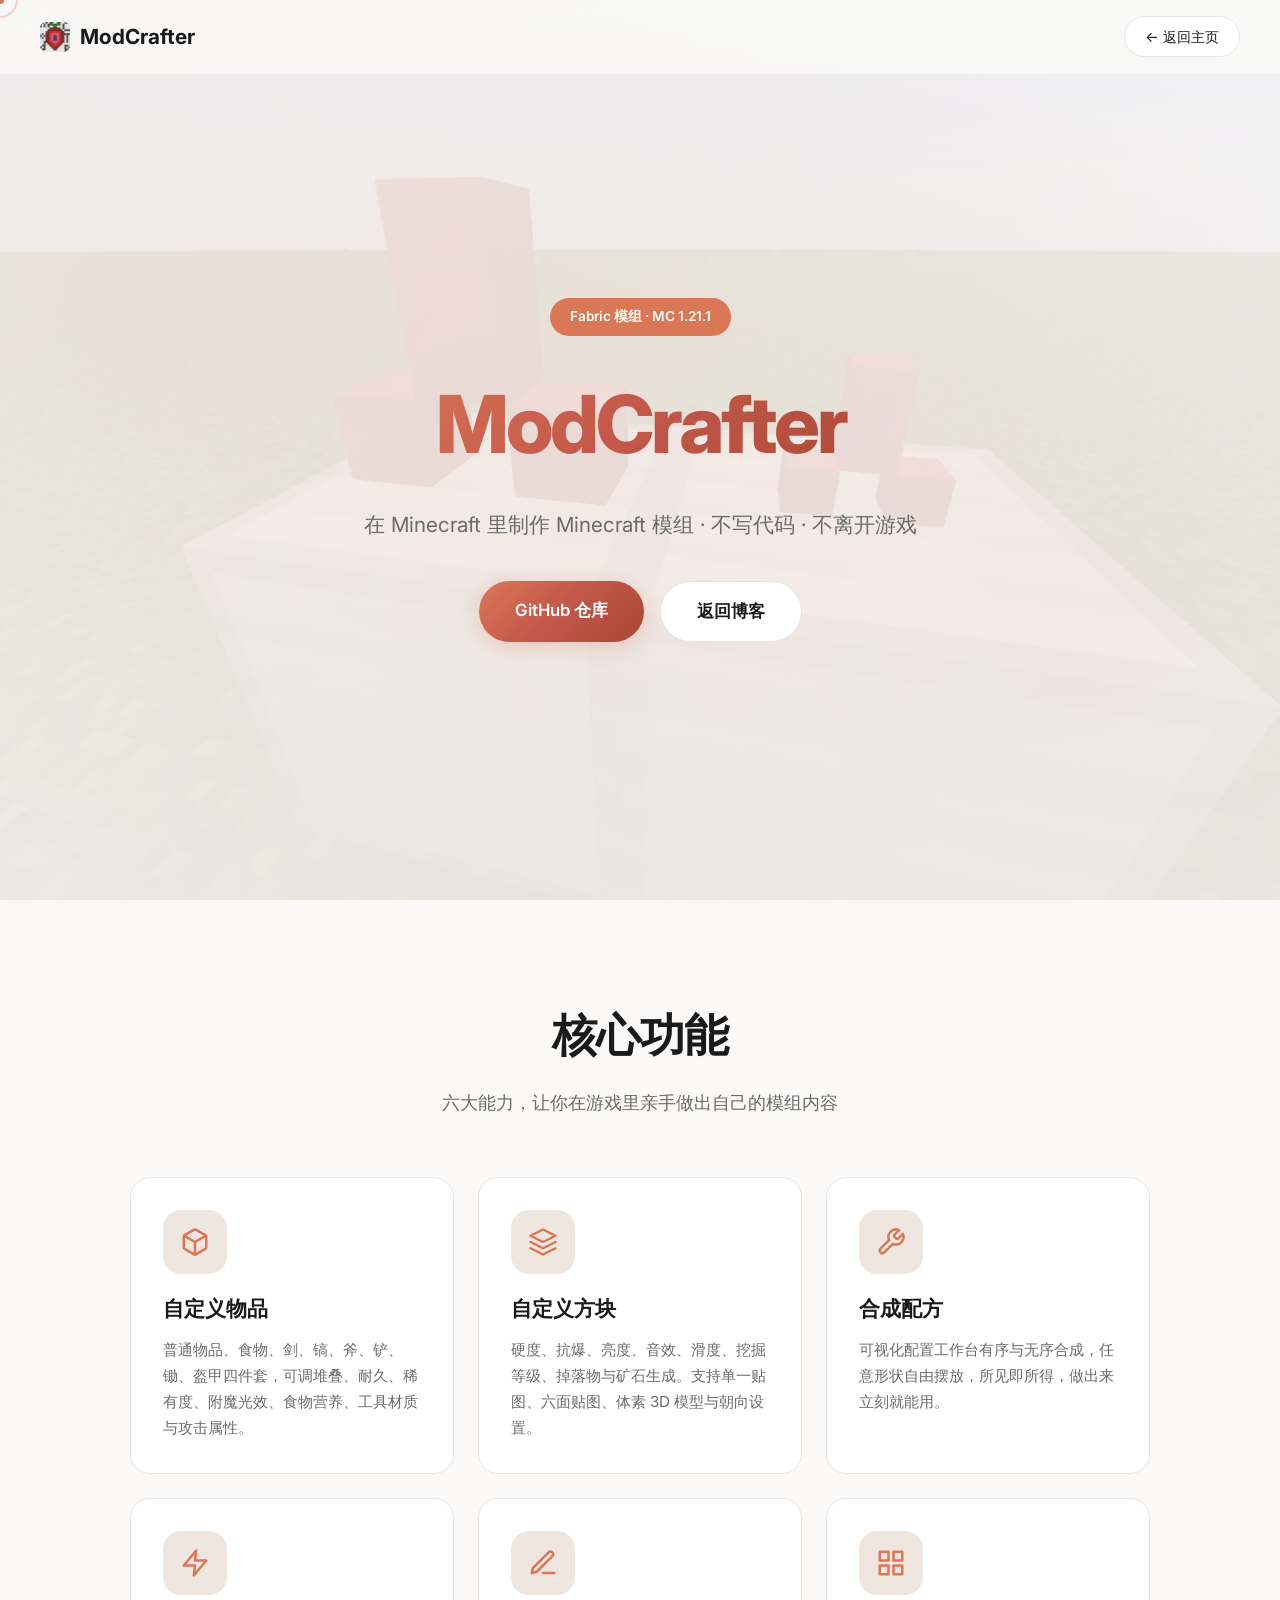
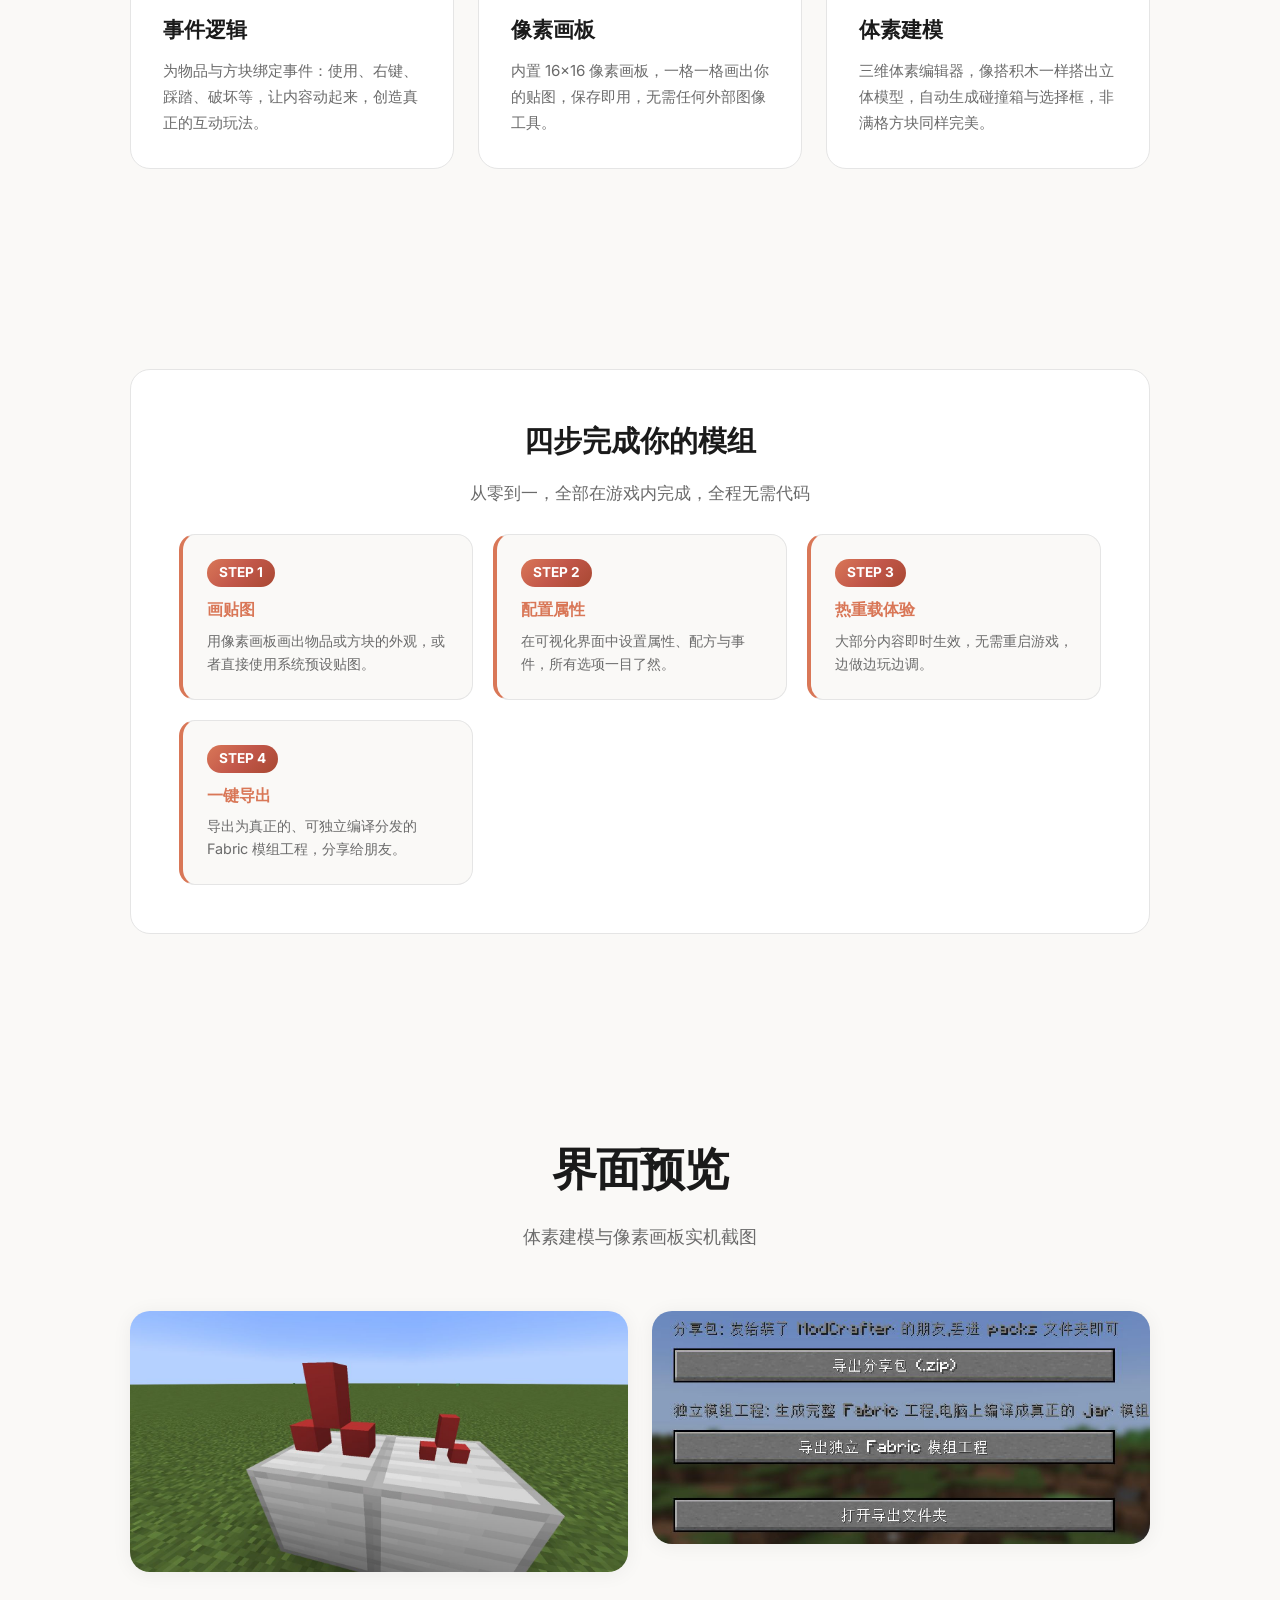
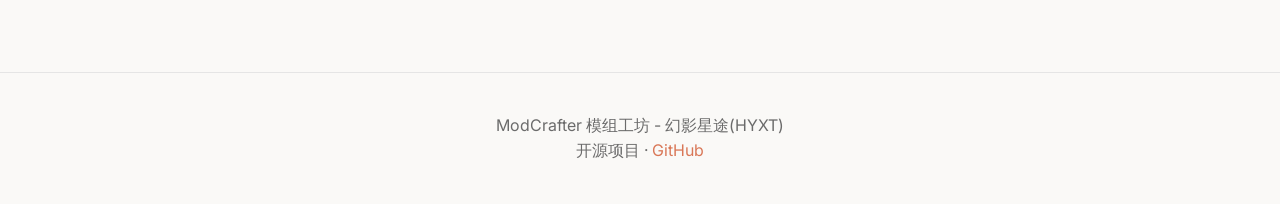
<file: project/6/index.html>
<!DOCTYPE html>
<html lang="zh-CN">
<head>
    <meta charset="UTF-8">
    <meta name="viewport" content="width=device-width, initial-scale=1.0">
    <title>ModCrafter - 幻影星途 | 游戏内模组工坊</title>
    <link rel="icon" href="logo.png" type="image/png">
    <link href="https://fonts.googleapis.com/css2?family=Inter:wght@300;400;500;600;700;800&display=swap" rel="stylesheet">
    <style>
        :root {
            --bg: #faf9f7;
            --card: #ffffff;
            --text: #1a1a1a;
            --text-secondary: #6b6b6b;
            --accent: #d97757;
            --accent-dark: #c2574a;
            --border: #e5e5e5;
            --shadow: 0 2px 20px rgba(0,0,0,0.06);
            --shadow-hover: 0 8px 40px rgba(0,0,0,0.12);
            --gradient: linear-gradient(135deg, #d97757 0%, #c2574a 50%, #a84832 100%);
            --radius: 20px;
            --transition: all 0.4s cubic-bezier(0.25, 0.46, 0.45, 0.94);
        }

        * { margin: 0; padding: 0; box-sizing: border-box; }

        html { scroll-behavior: smooth; }

        body {
            font-family: 'Inter', -apple-system, BlinkMacSystemFont, sans-serif;
            background: var(--bg);
            color: var(--text);
            overflow-x: hidden;
            line-height: 1.6;
        }

        /* ========== CURSOR FOLLOWER ========== */
        .cursor-dot {
            position: fixed;
            width: 8px;
            height: 8px;
            border-radius: 50%;
            background: var(--accent);
            pointer-events: none;
            z-index: 9999;
            transition: transform 0.1s ease-out;
            transform: translate(-50%, -50%);
        }

        .cursor-ring {
            position: fixed;
            width: 36px;
            height: 36px;
            border-radius: 50%;
            border: 2px solid rgba(217,119,87,0.3);
            pointer-events: none;
            z-index: 9998;
            transition: all 0.2s ease-out;
            transform: translate(-50%, -50%);
        }

        /* ========== SCROLL PROGRESS ========== */
        .scroll-progress {
            position: fixed;
            top: 0;
            left: 0;
            height: 3px;
            background: var(--gradient);
            z-index: 9999;
            transition: width 0.1s linear;
        }

        /* ========== NAV ========== */
        .nav {
            position: fixed;
            top: 0;
            left: 0;
            right: 0;
            padding: 16px 40px;
            display: flex;
            justify-content: space-between;
            align-items: center;
            z-index: 100;
            background: rgba(250,249,247,0.85);
            backdrop-filter: blur(20px);
            border-bottom: 1px solid transparent;
            transition: var(--transition);
        }

        .nav.scrolled { border-bottom-color: var(--border); }

        .nav-logo {
            font-size: 1.3rem;
            font-weight: 700;
            color: var(--text);
            text-decoration: none;
            display: flex;
            align-items: center;
            gap: 10px;
        }

        .nav-logo img { width: 30px; height: 30px; border-radius: 6px; }

        .nav-back {
            padding: 8px 20px;
            background: var(--card);
            border: 1px solid var(--border);
            border-radius: 50px;
            font-size: 0.9rem;
            color: var(--text);
            text-decoration: none;
            transition: var(--transition);
        }

        .nav-back:hover {
            border-color: var(--accent);
            color: var(--accent);
            transform: translateY(-2px);
        }

        /* ========== HERO ========== */
        .hero {
            min-height: 100vh;
            display: flex;
            flex-direction: column;
            align-items: center;
            justify-content: center;
            padding: 120px 40px 80px;
            position: relative;
            overflow: hidden;
        }

        .hero::before {
            content: '';
            position: absolute;
            inset: -50%;
            background:
                radial-gradient(ellipse at 30% 40%, rgba(217,119,87,0.1) 0%, transparent 50%),
                radial-gradient(ellipse at 70% 60%, rgba(194,87,74,0.08) 0%, transparent 50%);
            animation: meshFloat 20s ease-in-out infinite;
        }

        @keyframes meshFloat {
            0%, 100% { transform: translate(0, 0); }
            25% { transform: translate(2%, -3%); }
            50% { transform: translate(-2%, 2%); }
            75% { transform: translate(3%, 1%); }
        }

        .hero-screenshots {
            position: absolute;
            inset: 0;
            z-index: 0;
            overflow: hidden;
        }

        .hero-screenshots img {
            position: absolute;
            width: 100%;
            height: 100%;
            object-fit: cover;
            opacity: 0;
            transition: opacity 1.5s ease;
        }

        .hero-screenshots img.active { opacity: 0.08; }

        .hero-content {
            position: relative;
            z-index: 1;
            text-align: center;
            max-width: 800px;
        }

        .hero-badge {
            display: inline-block;
            padding: 8px 20px;
            background: var(--accent);
            color: #fff;
            border-radius: 50px;
            font-size: 0.85rem;
            font-weight: 600;
            margin-bottom: 24px;
            animation: fadeInUp 0.8s ease forwards;
            opacity: 0;
        }

        @keyframes fadeInUp {
            from { opacity: 0; transform: translateY(20px); }
            to { opacity: 1; transform: translateY(0); }
        }

        .hero h1 {
            font-size: clamp(3rem, 8vw, 5rem);
            font-weight: 800;
            letter-spacing: -3px;
            margin-bottom: 20px;
            background: var(--gradient);
            -webkit-background-clip: text;
            background-clip: text;
            color: transparent;
            animation: fadeInUp 0.8s ease 0.2s forwards;
            opacity: 0;
        }

        .hero-subtitle {
            font-size: 1.3rem;
            color: var(--text-secondary);
            margin-bottom: 40px;
            animation: fadeInUp 0.8s ease 0.4s forwards;
            opacity: 0;
        }

        .hero-buttons {
            display: flex;
            gap: 16px;
            justify-content: center;
            flex-wrap: wrap;
            animation: fadeInUp 0.8s ease 0.6s forwards;
            opacity: 0;
        }

        .btn {
            padding: 16px 36px;
            border-radius: 50px;
            font-size: 1.05rem;
            font-weight: 600;
            text-decoration: none;
            transition: var(--transition);
            position: relative;
            overflow: hidden;
            cursor: pointer;
        }

        .btn-primary {
            background: var(--gradient);
            color: #fff;
            border: none;
            box-shadow: 0 4px 20px rgba(217,119,87,0.3);
        }

        .btn-primary:hover {
            transform: translateY(-3px);
            box-shadow: 0 8px 30px rgba(217,119,87,0.45);
        }

        .btn-secondary {
            background: var(--card);
            color: var(--text);
            border: 1px solid var(--border);
        }

        .btn-secondary:hover {
            border-color: var(--accent);
            color: var(--accent);
            transform: translateY(-3px);
        }

        /* ========== SECTIONS ========== */
        .section {
            max-width: 1100px;
            margin: 0 auto;
            padding: 100px 40px;
        }

        .section-header {
            text-align: center;
            margin-bottom: 60px;
        }

        .section-header h2 {
            font-size: 2.8rem;
            font-weight: 700;
            letter-spacing: -1px;
            margin-bottom: 16px;
            opacity: 0;
            transform: translateY(30px);
            transition: all 0.8s ease;
        }

        .section-header h2.visible {
            opacity: 1;
            transform: translateY(0);
        }

        .section-header p {
            font-size: 1.15rem;
            color: var(--text-secondary);
            max-width: 600px;
            margin: 0 auto;
            opacity: 0;
            transform: translateY(20px);
            transition: all 0.8s ease 0.15s;
        }

        .section-header p.visible {
            opacity: 1;
            transform: translateY(0);
        }

        /* ========== FEATURES ========== */
        .features-grid {
            display: grid;
            grid-template-columns: repeat(auto-fit, minmax(300px, 1fr));
            gap: 24px;
        }

        .feature-card {
            background: var(--card);
            border: 1px solid var(--border);
            border-radius: var(--radius);
            padding: 32px;
            transition: var(--transition);
            opacity: 0;
            transform: translateY(40px);
            position: relative;
            overflow: hidden;
        }

        .feature-card.visible {
            opacity: 1;
            transform: translateY(0);
        }

        .feature-card::before {
            content: '';
            position: absolute;
            top: 0;
            left: 0;
            right: 0;
            height: 4px;
            background: var(--gradient);
            transform: scaleX(0);
            transform-origin: left;
            transition: transform 0.6s cubic-bezier(0.25, 0.46, 0.45, 0.94);
        }

        .feature-card:hover::before { transform: scaleX(1); }

        .feature-card:hover {
            transform: translateY(-8px);
            box-shadow: var(--shadow-hover);
        }

        .feature-icon {
            width: 64px;
            height: 64px;
            border-radius: 18px;
            background: var(--claude-accent-light, #f0e6e0);
            display: flex;
            align-items: center;
            justify-content: center;
            margin-bottom: 18px;
            animation: iconBounce 2s ease-in-out infinite;
        }

        .feature-icon svg {
            width: 30px;
            height: 30px;
            color: var(--accent);
        }

        @keyframes iconBounce {
            0%, 100% { transform: translateY(0); }
            50% { transform: translateY(-6px); }
        }

        .feature-card:nth-child(2) .feature-icon { animation-delay: -0.3s; }
        .feature-card:nth-child(3) .feature-icon { animation-delay: -0.6s; }
        .feature-card:nth-child(4) .feature-icon { animation-delay: -0.9s; }
        .feature-card:nth-child(5) .feature-icon { animation-delay: -1.2s; }
        .feature-card:nth-child(6) .feature-icon { animation-delay: -1.5s; }

        .feature-card h3 {
            font-size: 1.3rem;
            font-weight: 700;
            margin-bottom: 12px;
        }

        .feature-card:hover h3 { color: var(--accent); }

        .feature-card p {
            color: var(--text-secondary);
            font-size: 0.95rem;
            line-height: 1.7;
        }

        /* ========== WORKFLOW ========== */
        .workflow-card {
            background: var(--card);
            border: 1px solid var(--border);
            border-radius: var(--radius);
            padding: 48px;
            text-align: center;
            opacity: 0;
            transform: translateY(30px);
            transition: all 0.8s ease;
            position: relative;
            overflow: hidden;
        }

        .workflow-card.visible {
            opacity: 1;
            transform: translateY(0);
        }

        .workflow-card::after {
            content: '';
            position: absolute;
            inset: 0;
            background: radial-gradient(circle at var(--mx, 50%) var(--my, 50%), rgba(217,119,87,0.06) 0%, transparent 60%);
            opacity: 0;
            transition: opacity 0.3s;
        }

        .workflow-card:hover::after { opacity: 1; }

        .workflow-card h3 {
            font-size: 1.8rem;
            font-weight: 700;
            margin-bottom: 16px;
        }

        .workflow-card p {
            color: var(--text-secondary);
            font-size: 1.05rem;
            margin-bottom: 28px;
            max-width: 600px;
            margin-left: auto;
            margin-right: auto;
        }

        .steps-grid {
            display: grid;
            grid-template-columns: repeat(auto-fit, minmax(220px, 1fr));
            gap: 20px;
            position: relative;
            z-index: 1;
        }

        .step-item {
            background: var(--bg);
            border: 1px solid var(--border);
            border-radius: 16px;
            padding: 24px;
            text-align: left;
            border-left: 4px solid var(--accent);
            transition: var(--transition);
        }

        .step-item:hover {
            transform: translateY(-4px);
            box-shadow: var(--shadow);
        }

        .step-num {
            font-size: 0.85rem;
            font-weight: 700;
            color: #fff;
            background: var(--gradient);
            border-radius: 50px;
            padding: 3px 12px;
            display: inline-block;
            margin-bottom: 10px;
        }

        .step-name {
            font-weight: 700;
            color: var(--accent);
            margin-bottom: 6px;
            font-size: 1rem;
        }

        .step-desc {
            color: var(--text-secondary);
            font-size: 0.9rem;
            line-height: 1.6;
        }

        /* ========== SCREENSHOT ========== */
        .shot-grid {
            display: grid;
            grid-template-columns: 1fr 1fr;
            gap: 24px;
            opacity: 0;
            transform: translateY(30px);
            transition: all 0.8s ease;
        }

        .shot-grid.visible {
            opacity: 1;
            transform: translateY(0);
        }

        .shot-grid img {
            width: 100%;
            border-radius: var(--radius);
            box-shadow: var(--shadow);
            transition: var(--transition);
        }

        .shot-grid img:hover {
            transform: scale(1.02);
            box-shadow: var(--shadow-hover);
        }

        /* ========== FOOTER ========== */
        footer {
            text-align: center;
            padding: 40px;
            color: var(--text-secondary);
            border-top: 1px solid var(--border);
        }

        footer a { color: var(--accent); text-decoration: none; }

        /* ========== BACK TO TOP ========== */
        .back-to-top {
            position: fixed;
            bottom: 30px;
            right: 30px;
            width: 50px;
            height: 50px;
            background: var(--gradient);
            color: #fff;
            border: none;
            border-radius: 50%;
            font-size: 1.3rem;
            cursor: pointer;
            z-index: 100;
            opacity: 0;
            transform: translateY(20px);
            transition: var(--transition);
        }

        .back-to-top.show { opacity: 1; transform: translateY(0); }

        .back-to-top:hover {
            transform: translateY(-4px) scale(1.1);
        }

        /* ========== FLOATING SHAPES ========== */
        .floating-shape {
            position: fixed;
            border-radius: 50%;
            background: rgba(217,119,87,0.06);
            pointer-events: none;
            z-index: 0;
            animation: shapeDrift 20s ease-in-out infinite;
        }

        .floating-shape:nth-child(1) { width: 300px; height: 300px; top: 20%; left: -5%; }
        .floating-shape:nth-child(2) { width: 200px; height: 200px; top: 60%; right: -3%; animation-delay: -7s; }
        .floating-shape:nth-child(3) { width: 150px; height: 150px; bottom: 10%; left: 30%; animation-delay: -14s; }

        @keyframes shapeDrift {
            0%, 100% { transform: translate(0, 0); }
            25% { transform: translate(30px, -40px); }
            50% { transform: translate(-20px, 20px); }
            75% { transform: translate(40px, 30px); }
        }

        /* ========== STAGGER ========== */
        .stagger-1 { transition-delay: 0.05s !important; }
        .stagger-2 { transition-delay: 0.1s !important; }
        .stagger-3 { transition-delay: 0.15s !important; }
        .stagger-4 { transition-delay: 0.2s !important; }
        .stagger-5 { transition-delay: 0.25s !important; }
        .stagger-6 { transition-delay: 0.3s !important; }

        /* ========== RESPONSIVE ========== */
        @media (max-width: 768px) {
            .nav { padding: 12px 20px; }
            .hero { padding: 100px 20px 60px; }
            .section { padding: 60px 20px; }
            .section-header h2 { font-size: 2rem; }
            .features-grid { grid-template-columns: 1fr; }
            .shot-grid { grid-template-columns: 1fr; }
            .hero-buttons { flex-direction: column; align-items: center; }
        }
    </style>
</head>
<body>
    <!-- Cursors -->
    <div class="cursor-dot" id="cursorDot"></div>
    <div class="cursor-ring" id="cursorRing"></div>

    <!-- Scroll Progress -->
    <div class="scroll-progress" id="scrollProgress"></div>

    <!-- Floating Shapes -->
    <div class="floating-shape"></div>
    <div class="floating-shape"></div>
    <div class="floating-shape"></div>

    <!-- Nav -->
    <nav class="nav" id="nav">
        <a href="#" class="nav-logo"><img src="logo.png" alt="ModCrafter">ModCrafter</a>
        <a href="../../index.html" class="nav-back">← 返回主页</a>
    </nav>

    <!-- Hero -->
    <section class="hero">
        <div class="hero-screenshots">
            <img src="hero1.jpg" alt="体素建模" class="active">
            <img src="hero2.jpg" alt="像素画板">
            <img src="hero3.jpg" alt="自定义方块">
        </div>
        <div class="hero-content">
            <div class="hero-badge">Fabric 模组 · MC 1.21.1</div>
            <h1>ModCrafter</h1>
            <p class="hero-subtitle">在 Minecraft 里制作 Minecraft 模组 · 不写代码 · 不离开游戏</p>
            <div class="hero-buttons">
                <a href="https://github.com/HYXTPSP/modcrafter" target="_blank" class="btn btn-primary">GitHub 仓库</a>
                <a href="../../index.html" class="btn btn-secondary">返回博客</a>
            </div>
        </div>
    </section>

    <!-- Features -->
    <section class="section">
        <div class="section-header">
            <h2 data-animate>核心功能</h2>
            <p data-animate>六大能力，让你在游戏里亲手做出自己的模组内容</p>
        </div>
        <div class="features-grid">
            <div class="feature-card stagger-1" data-animate>
                <div class="feature-icon">
                    <svg viewBox="0 0 24 24" fill="none" stroke="currentColor" stroke-width="2" stroke-linecap="round" stroke-linejoin="round"><path d="M21 16V8a2 2 0 0 0-1-1.73l-7-4a2 2 0 0 0-2 0l-7 4A2 2 0 0 0 3 8v8a2 2 0 0 0 1 1.73l7 4a2 2 0 0 0 2 0l7-4A2 2 0 0 0 21 16z"/><polyline points="3.27 6.96 12 12.01 20.73 6.96"/><line x1="12" y1="22.08" x2="12" y2="12"/></svg>
                </div>
                <h3>自定义物品</h3>
                <p>普通物品、食物、剑、镐、斧、铲、锄、盔甲四件套，可调堆叠、耐久、稀有度、附魔光效、食物营养、工具材质与攻击属性。</p>
            </div>
            <div class="feature-card stagger-2" data-animate>
                <div class="feature-icon">
                    <svg viewBox="0 0 24 24" fill="none" stroke="currentColor" stroke-width="2" stroke-linecap="round" stroke-linejoin="round"><polygon points="12 2 2 7 12 12 22 7 12 2"/><polyline points="2 17 12 22 22 17"/><polyline points="2 12 12 17 22 12"/></svg>
                </div>
                <h3>自定义方块</h3>
                <p>硬度、抗爆、亮度、音效、滑度、挖掘等级、掉落物与矿石生成。支持单一贴图、六面贴图、体素 3D 模型与朝向设置。</p>
            </div>
            <div class="feature-card stagger-3" data-animate>
                <div class="feature-icon">
                    <svg viewBox="0 0 24 24" fill="none" stroke="currentColor" stroke-width="2" stroke-linecap="round" stroke-linejoin="round"><path d="M14.7 6.3a1 1 0 0 0 0 1.4l1.6 1.6a1 1 0 0 0 1.4 0l3.77-3.77a6 6 0 0 1-7.94 7.94l-6.91 6.91a2.12 2.12 0 0 1-3-3l6.91-6.91a6 6 0 0 1 7.94-7.94l-3.76 3.76z"/></svg>
                </div>
                <h3>合成配方</h3>
                <p>可视化配置工作台有序与无序合成，任意形状自由摆放，所见即所得，做出来立刻就能用。</p>
            </div>
            <div class="feature-card stagger-4" data-animate>
                <div class="feature-icon">
                    <svg viewBox="0 0 24 24" fill="none" stroke="currentColor" stroke-width="2" stroke-linecap="round" stroke-linejoin="round"><polygon points="13 2 3 14 12 14 11 22 21 10 12 10 13 2"/></svg>
                </div>
                <h3>事件逻辑</h3>
                <p>为物品与方块绑定事件：使用、右键、踩踏、破坏等，让内容动起来，创造真正的互动玩法。</p>
            </div>
            <div class="feature-card stagger-5" data-animate>
                <div class="feature-icon">
                    <svg viewBox="0 0 24 24" fill="none" stroke="currentColor" stroke-width="2" stroke-linecap="round" stroke-linejoin="round"><path d="M12 20h9"/><path d="M16.5 3.5a2.121 2.121 0 0 1 3 3L7 19l-4 1 1-4L16.5 3.5z"/></svg>
                </div>
                <h3>像素画板</h3>
                <p>内置 16×16 像素画板，一格一格画出你的贴图，保存即用，无需任何外部图像工具。</p>
            </div>
            <div class="feature-card stagger-6" data-animate>
                <div class="feature-icon">
                    <svg viewBox="0 0 24 24" fill="none" stroke="currentColor" stroke-width="2" stroke-linecap="round" stroke-linejoin="round"><rect x="3" y="3" width="7" height="7"/><rect x="14" y="3" width="7" height="7"/><rect x="14" y="14" width="7" height="7"/><rect x="3" y="14" width="7" height="7"/></svg>
                </div>
                <h3>体素建模</h3>
                <p>三维体素编辑器，像搭积木一样搭出立体模型，自动生成碰撞箱与选择框，非满格方块同样完美。</p>
            </div>
        </div>
    </section>

    <!-- Workflow -->
    <section class="section">
        <div class="workflow-card" data-animate>
            <h3>四步完成你的模组</h3>
            <p>从零到一，全部在游戏内完成，全程无需代码</p>
            <div class="steps-grid">
                <div class="step-item">
                    <span class="step-num">STEP 1</span>
                    <div class="step-name">画贴图</div>
                    <div class="step-desc">用像素画板画出物品或方块的外观，或者直接使用系统预设贴图。</div>
                </div>
                <div class="step-item">
                    <span class="step-num">STEP 2</span>
                    <div class="step-name">配置属性</div>
                    <div class="step-desc">在可视化界面中设置属性、配方与事件，所有选项一目了然。</div>
                </div>
                <div class="step-item">
                    <span class="step-num">STEP 3</span>
                    <div class="step-name">热重载体验</div>
                    <div class="step-desc">大部分内容即时生效，无需重启游戏，边做边玩边调。</div>
                </div>
                <div class="step-item">
                    <span class="step-num">STEP 4</span>
                    <div class="step-name">一键导出</div>
                    <div class="step-desc">导出为真正的、可独立编译分发的 Fabric 模组工程，分享给朋友。</div>
                </div>
            </div>
        </div>
    </section>

    <!-- Screenshot -->
    <section class="section">
        <div class="section-header">
            <h2 data-animate>界面预览</h2>
            <p data-animate>体素建模与像素画板实机截图</p>
        </div>
        <div class="shot-grid" data-animate>
            <img src="hero1.jpg" alt="体素编辑器">
            <img src="preview2.jpg" alt="导出界面">
        </div>
    </section>

    <!-- Footer -->
    <footer>
        <p>ModCrafter 模组工坊 - 幻影星途(HYXT)</p>
        <p>开源项目 · <a href="https://github.com/HYXTPSP/modcrafter" target="_blank">GitHub</a></p>
    </footer>

    <!-- Back to Top -->
    <button class="back-to-top" id="backToTop" onclick="window.scrollTo({top:0,behavior:'smooth'})">↑</button>

    <script>
        // ========== CURSOR ==========
        const dot = document.getElementById('cursorDot');
        const ring = document.getElementById('cursorRing');
        let mx = 0, my = 0, rx = 0, ry = 0;

        document.addEventListener('mousemove', e => { mx = e.clientX; my = e.clientY; });

        function updateCursors() {
            dot.style.left = mx + 'px';
            dot.style.top = my + 'px';
            rx += (mx - rx) * 0.15;
            ry += (my - ry) * 0.15;
            ring.style.left = rx + 'px';
            ring.style.top = ry + 'px';
            requestAnimationFrame(updateCursors);
        }
        updateCursors();

        // ========== SCROLL ==========
        window.addEventListener('scroll', () => {
            const scrollTop = window.scrollY;
            const docHeight = document.documentElement.scrollHeight - window.innerHeight;
            document.getElementById('scrollProgress').style.width = (scrollTop / docHeight * 100) + '%';
            document.getElementById('backToTop').classList.toggle('show', scrollTop > 500);
            document.getElementById('nav').classList.toggle('scrolled', scrollTop > 50);
        });

        // ========== ANIMATE ==========
        const observer = new IntersectionObserver(entries => {
            entries.forEach(e => { if (e.isIntersecting) e.target.classList.add('visible'); });
        }, { threshold: 0.1 });

        document.querySelectorAll('[data-animate]').forEach(el => observer.observe(el));

        // ========== HERO CAROUSEL ==========
        const imgs = document.querySelectorAll('.hero-screenshots img');
        let imgIdx = 0;
        setInterval(() => {
            imgs[imgIdx].classList.remove('active');
            imgIdx = (imgIdx + 1) % imgs.length;
            imgs[imgIdx].classList.add('active');
        }, 5000);

        // ========== WORKFLOW MOUSE GLOW ==========
        document.querySelector('.workflow-card')?.addEventListener('mousemove', e => {
            const r = e.currentTarget.getBoundingClientRect();
            e.currentTarget.style.setProperty('--mx', ((e.clientX - r.left) / r.width * 100) + '%');
            e.currentTarget.style.setProperty('--my', ((e.clientY - r.top) / r.height * 100) + '%');
        });
    </script>
</body>
</html>
</file>
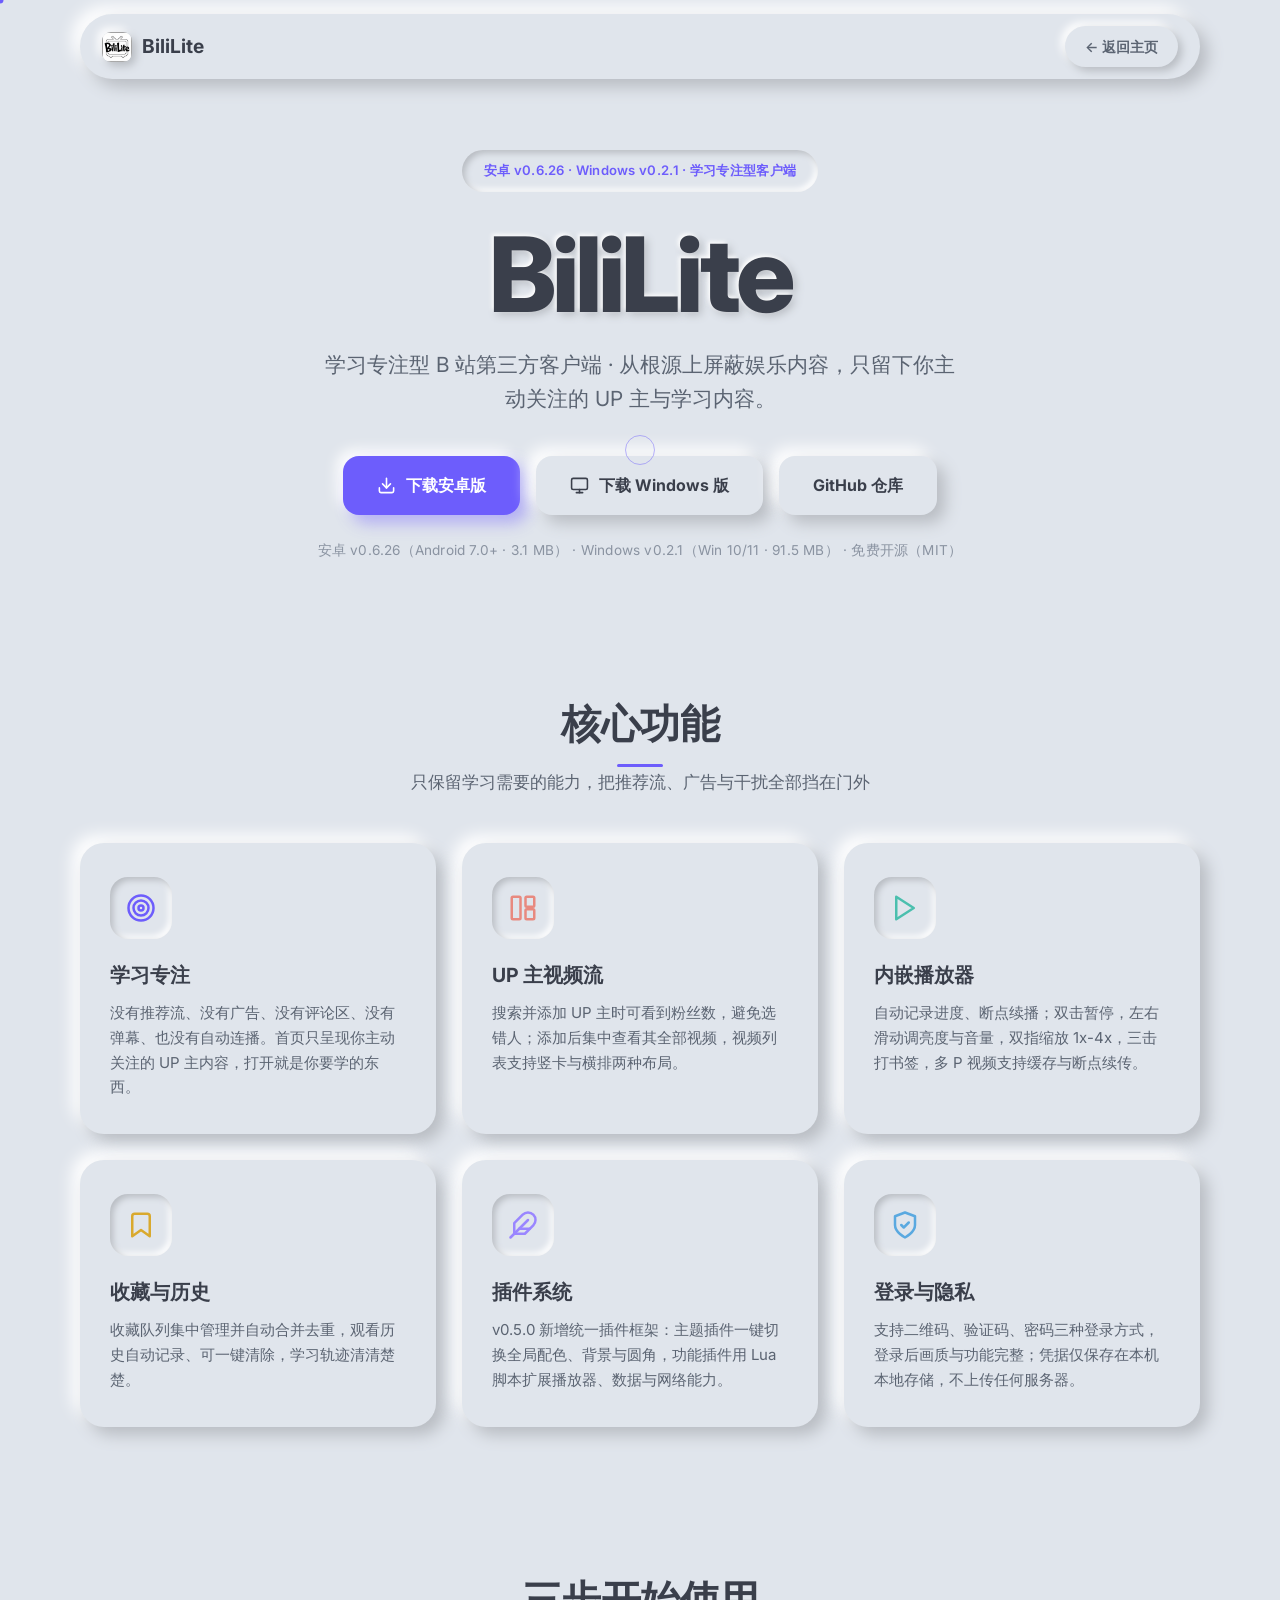
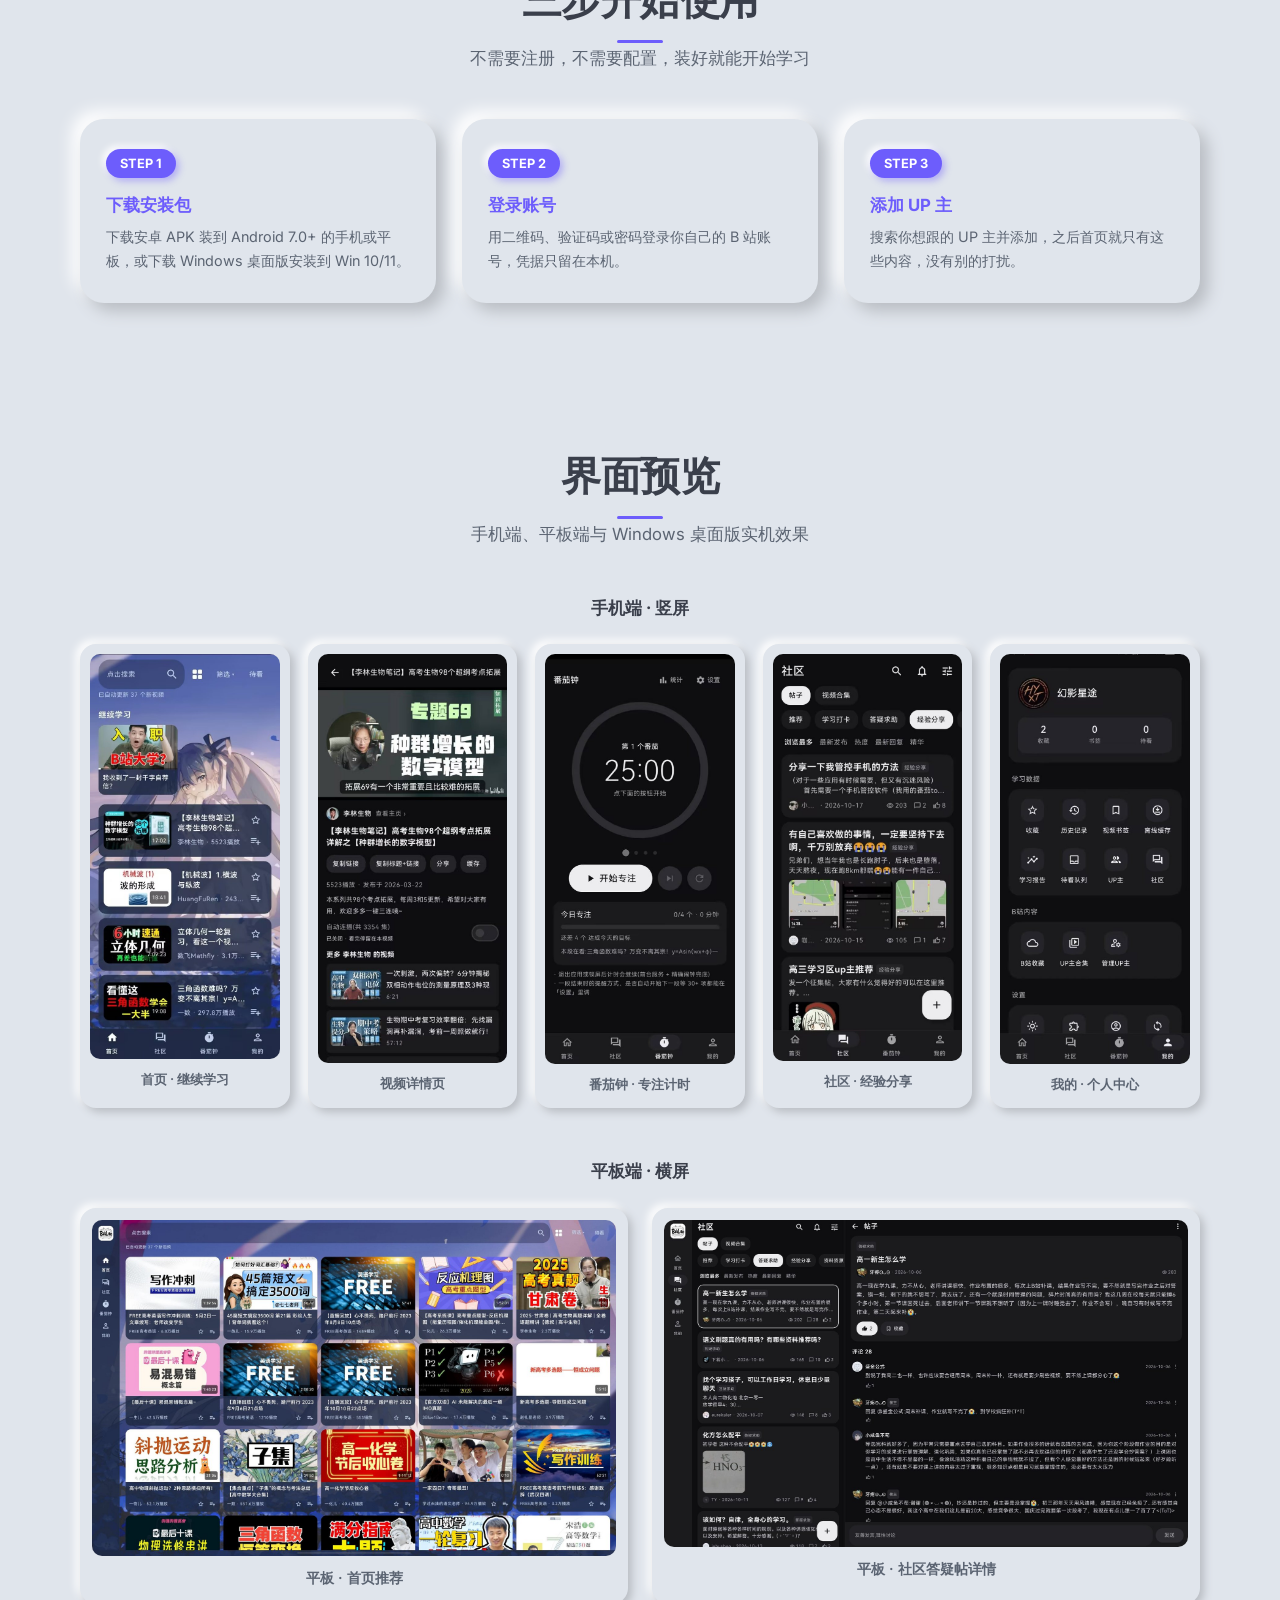
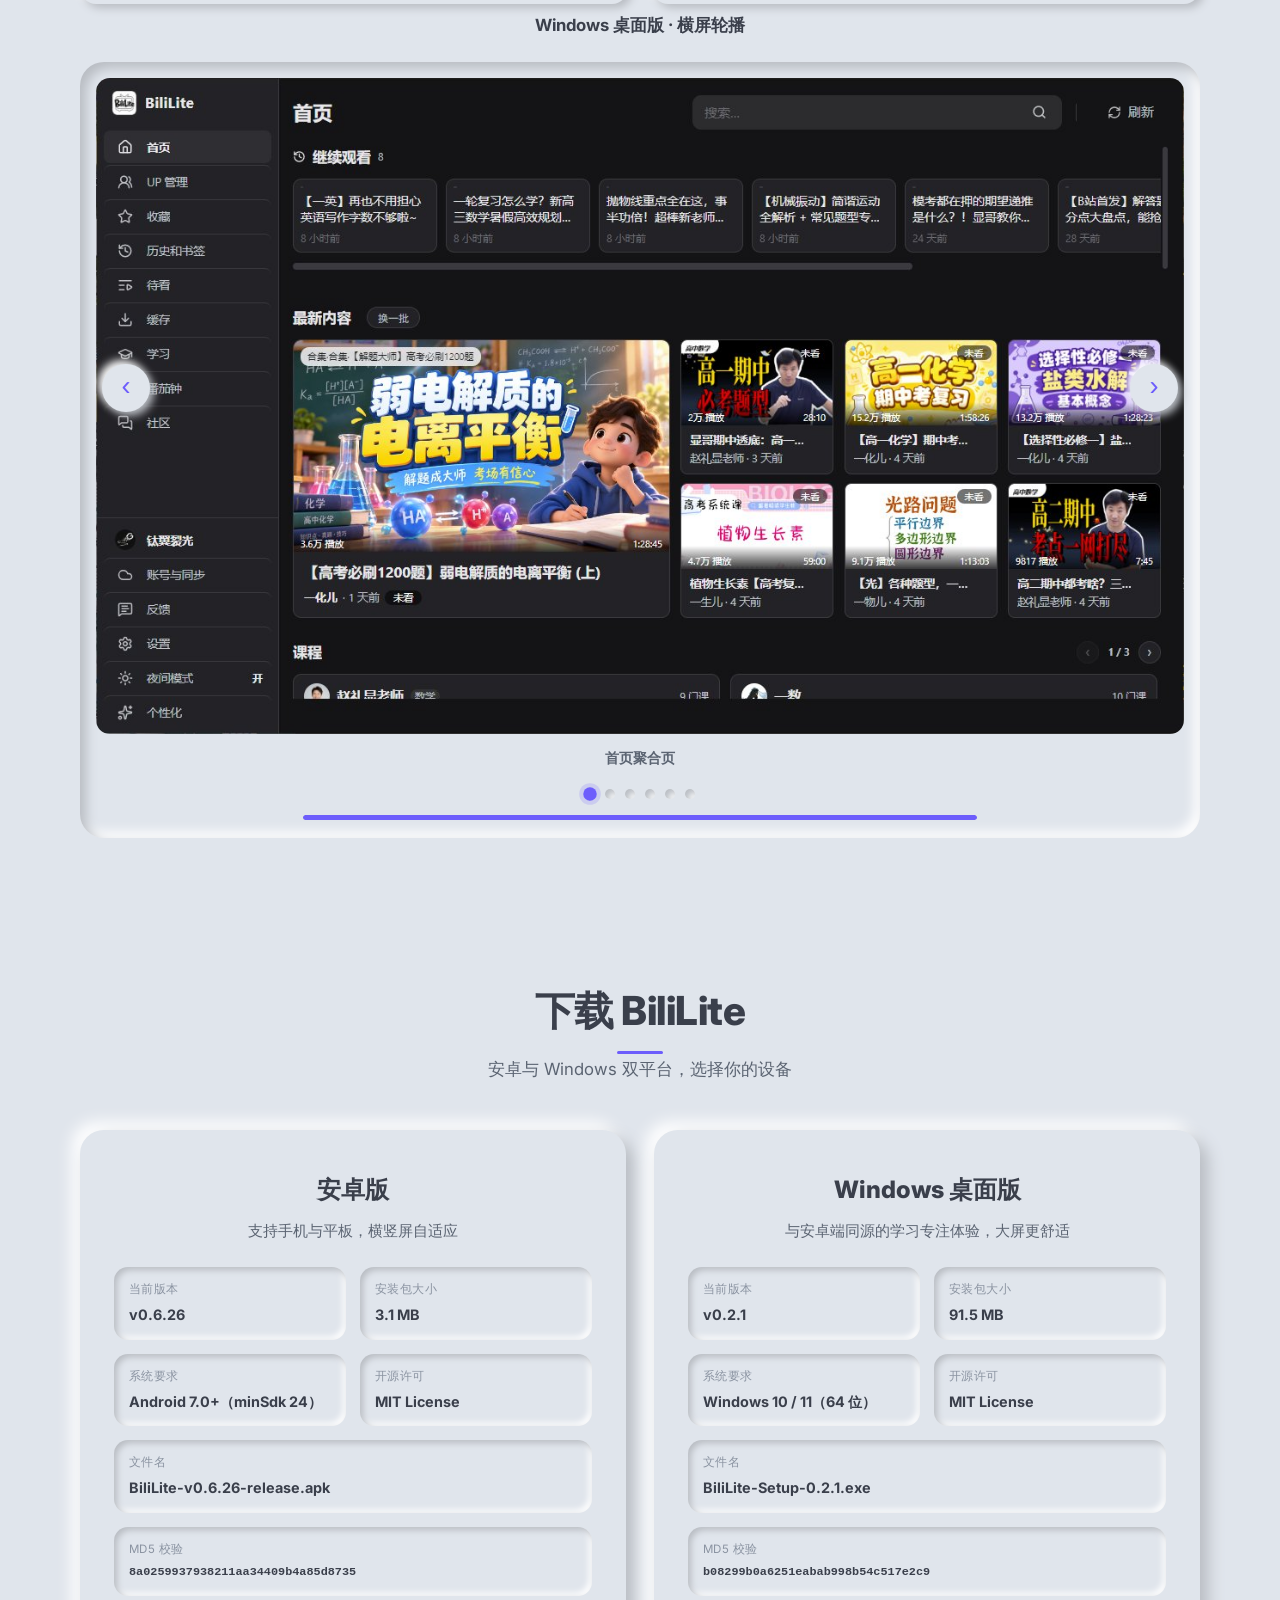
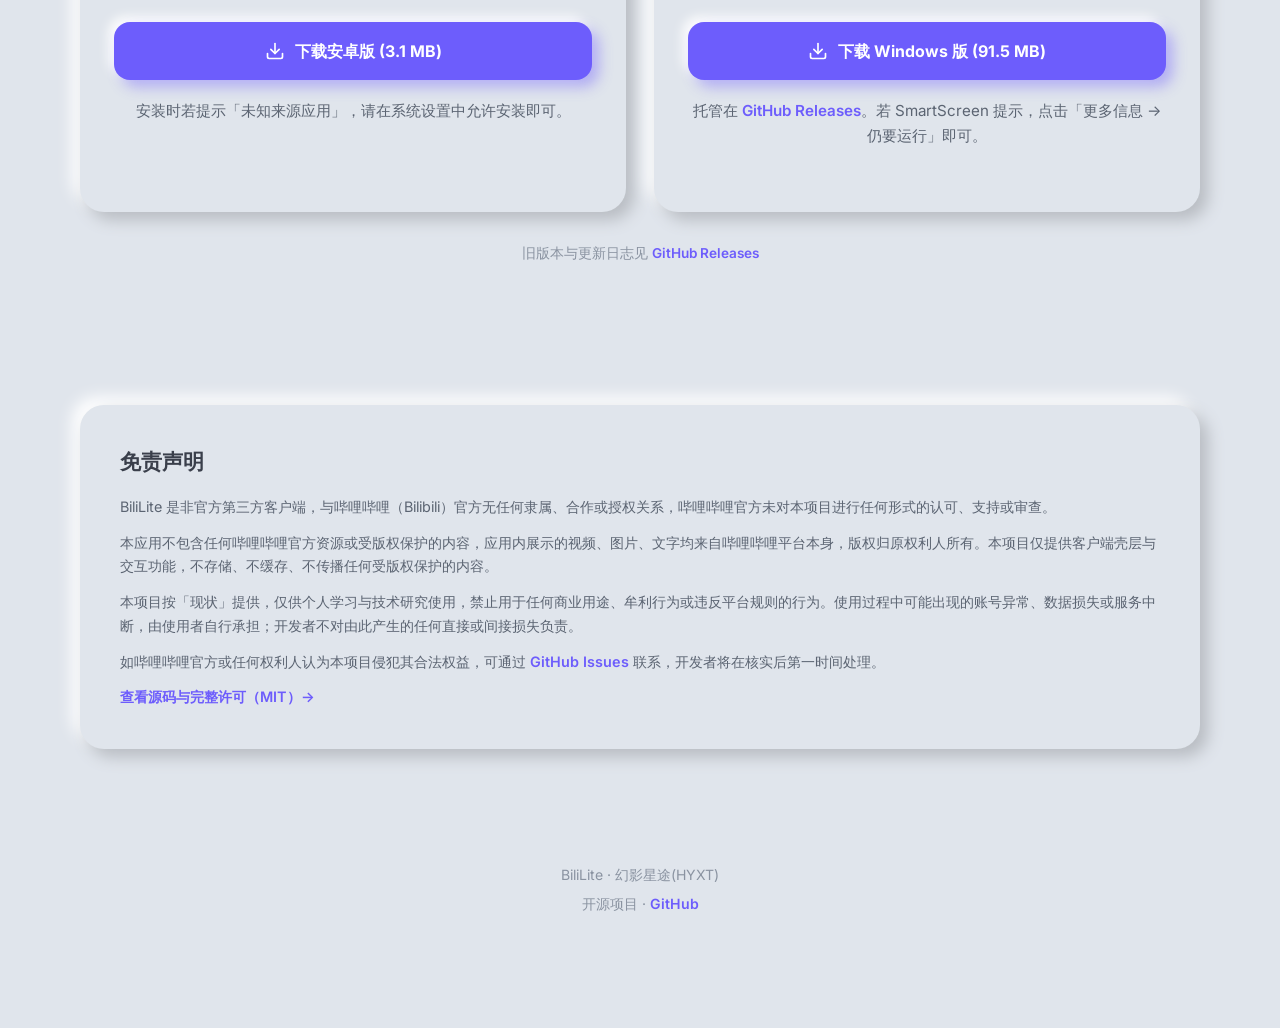
<file: project/7/index.html>
<!DOCTYPE html>
<html lang="zh-CN">
<head>
    <meta charset="UTF-8">
    <meta name="viewport" content="width=device-width, initial-scale=1.0">
    <title>BiliLite - 幻影星途 | 学习专注型 B 站客户端</title>
    <link rel="icon" href="logo.png" type="image/png">
    <link href="https://fonts.googleapis.com/css2?family=Inter:wght@300;400;500;600;700;800&display=swap" rel="stylesheet">
    <style>
        :root {
            --bg: #e0e5ec;
            --bg2: #f0f0f3;
            --dark: #b8bcc2;
            --light: #ffffff;
            --accent: #6d5dfc;
            --accent-shadow: rgba(109, 93, 252, 0.42);
            --text: #3a3f4b;
            --text2: #5b6472;
            --text3: #8a93a1;
            --radius: 24px;
            --radius-sm: 16px;
            --raise: 8px 8px 16px var(--dark), -8px -8px 16px var(--light);
            --raise-sm: 4px 4px 8px var(--dark), -4px -4px 8px var(--light);
            --inset: inset 6px 6px 12px var(--dark), inset -6px -6px 12px var(--light);
            --inset-sm: inset 3px 3px 6px var(--dark), inset -3px -3px 6px var(--light);
            --trans: all 0.3s ease-in-out;
        }

        * { margin: 0; padding: 0; box-sizing: border-box; }
        html { scroll-behavior: smooth; }

        body {
            font-family: 'Inter', -apple-system, BlinkMacSystemFont, 'Segoe UI', 'PingFang SC', 'Microsoft YaHei', sans-serif;
            background: var(--bg);
            color: var(--text);
            line-height: 1.65;
            overflow-x: hidden;
            -webkit-font-smoothing: antialiased;
        }
        a { text-decoration: none; color: inherit; }

        /* ========== NAV ========== */
        .nav {
            position: fixed;
            top: 14px; left: 50%;
            transform: translateX(-50%);
            width: min(1120px, calc(100% - 28px));
            padding: 12px 22px;
            display: flex;
            justify-content: space-between;
            align-items: center;
            z-index: 100;
            background: var(--bg);
            border-radius: 50px;
            box-shadow: var(--raise);
        }
        .nav-logo { font-size: 1.2rem; font-weight: 700; display: flex; align-items: center; gap: 10px; color: var(--text); }
        .nav-logo img { width: 30px; height: 30px; border-radius: 9px; box-shadow: var(--raise-sm); }
        .nav-back {
            padding: 9px 20px; font-size: 0.88rem; font-weight: 600; color: var(--text2);
            border-radius: 50px; box-shadow: var(--raise-sm); transition: var(--trans);
        }
        .nav-back:hover { box-shadow: 2px 2px 4px var(--dark), -2px -2px 4px var(--light); color: var(--accent); }
        .nav-back:active { box-shadow: var(--inset-sm); }

        /* ========== LAYOUT ========== */
        .wrap { max-width: 1120px; margin: 0 auto; padding: 0 24px; }
        .section { padding: 70px 0; }
        .section-head { text-align: center; margin-bottom: 46px; }
        .section-head h2 { font-size: clamp(1.8rem, 4vw, 2.5rem); font-weight: 800; letter-spacing: -0.5px; color: var(--text); margin-bottom: 12px; }
        .section-head p { font-size: 1.05rem; color: var(--text2); max-width: 640px; margin: 0 auto; }

        @keyframes fadeUp { from { opacity: 0; transform: translateY(12px); } to { opacity: 1; transform: translateY(0); } }
        .reveal { animation: fadeUp 0.6s ease backwards; }

        /* ========== HERO ========== */
        .hero { padding: 150px 0 60px; text-align: center; }
        .hero-badge {
            display: inline-block; padding: 10px 22px; font-size: 0.82rem; font-weight: 600;
            color: var(--accent); border-radius: 50px; box-shadow: var(--inset-sm);
            margin-bottom: 30px; letter-spacing: 0.3px;
        }
        .hero h1 {
            font-size: clamp(3.4rem, 11vw, 6.5rem); font-weight: 800; letter-spacing: -4px; line-height: 1;
            color: var(--text); text-shadow: -2px -2px 4px var(--light), 3px 3px 8px var(--dark);
            margin-bottom: 22px;
        }
        .hero-sub { font-size: clamp(1rem, 2.5vw, 1.3rem); color: var(--text2); margin: 0 auto 40px; max-width: 640px; }
        .hero-btns { display: flex; gap: 16px; justify-content: center; flex-wrap: wrap; margin-bottom: 24px; }
        .hero-note { font-size: 0.85rem; color: var(--text3); letter-spacing: 0.2px; }

        /* ========== BUTTONS ========== */
        .btn {
            display: inline-flex; align-items: center; gap: 10px; padding: 16px 34px; border: none;
            border-radius: var(--radius-sm); font-size: 1rem; font-weight: 700; font-family: inherit;
            cursor: pointer; background: var(--bg); color: var(--text); box-shadow: var(--raise); transition: var(--trans);
        }
        .btn svg { width: 19px; height: 19px; }
        .btn:hover { box-shadow: var(--raise-sm); }
        .btn:active { box-shadow: var(--inset); }
        .btn-primary {
            background: var(--accent); color: #fff;
            box-shadow: 8px 8px 16px var(--accent-shadow), -6px -6px 14px var(--light);
        }
        .btn-primary:hover { box-shadow: 4px 4px 9px var(--accent-shadow), -4px -4px 9px var(--light); }
        .btn-primary:active { box-shadow: inset 4px 4px 9px rgba(60, 48, 170, 0.55), inset -4px -4px 9px rgba(150, 140, 255, 0.6); }

        /* ========== GRID / CARDS ========== */
        .grid { display: grid; gap: 26px; }
        .features { grid-template-columns: repeat(auto-fit, minmax(290px, 1fr)); }
        .card { background: var(--bg); border-radius: var(--radius); box-shadow: var(--raise); padding: 34px 30px; transition: var(--trans); }
        .card:hover { box-shadow: 6px 6px 12px var(--dark), -6px -6px 12px var(--light); }

        .feature-icon {
            width: 62px; height: 62px; border-radius: 18px; display: flex; align-items: center; justify-content: center;
            margin-bottom: 20px; box-shadow: var(--inset-sm); color: var(--accent);
        }
        .feature-icon svg { width: 30px; height: 30px; }
        .feature-icon.c1 { color: var(--accent); }
        .feature-icon.c2 { color: #e8897f; }
        .feature-icon.c3 { color: #4bbfae; }
        .feature-icon.c4 { color: #d9a92e; }
        .feature-icon.c5 { color: #9a86ff; }
        .feature-icon.c6 { color: #5aa9e0; }
        .card h3 { font-size: 1.22rem; font-weight: 700; margin-bottom: 10px; color: var(--text); }
        .card p { color: var(--text2); font-size: 0.94rem; }

        /* ========== STEPS ========== */
        .steps { grid-template-columns: repeat(auto-fit, minmax(230px, 1fr)); }
        .step { padding: 30px 26px; }
        .step-num {
            display: inline-block; font-size: 0.8rem; font-weight: 700; color: #fff; background: var(--accent);
            padding: 4px 14px; border-radius: 50px; margin-bottom: 14px;
            box-shadow: 3px 3px 7px var(--accent-shadow), -3px -3px 7px var(--light);
        }
        .step h4 { font-size: 1.05rem; font-weight: 700; color: var(--accent); margin-bottom: 6px; }
        .step p { color: var(--text2); font-size: 0.9rem; }

        /* ========== GALLERY ========== */
        .gallery-sub { text-align: center; font-weight: 700; color: var(--text); margin: 8px 0 22px; font-size: 1.05rem; }
        .phone-grid { display: grid; grid-template-columns: repeat(5, 1fr); gap: 18px; margin-bottom: 50px; }
        .shot { background: var(--bg); border-radius: var(--radius-sm); box-shadow: var(--raise-sm); padding: 10px; transition: var(--trans); }
        .shot:hover { box-shadow: var(--raise); }
        .shot img { width: 100%; display: block; border-radius: 10px; }
        .shot figcaption { text-align: center; font-size: 0.82rem; color: var(--text2); font-weight: 600; padding: 10px 4px 2px; }
        .desktop-grid { display: grid; grid-template-columns: 1fr 1fr; gap: 24px; }
        .shot.wide { padding: 12px; }
        .shot.wide figcaption { font-size: 0.9rem; }

        /* ========== CAROUSEL ========== */
        .carousel { position: relative; border-radius: var(--radius); box-shadow: var(--inset); padding: 16px; overflow: hidden; }
        .carousel-track { display: flex; transition: transform 0.5s cubic-bezier(0.4, 0, 0.2, 1); will-change: transform; }
        .car-slide { flex: 0 0 100%; margin: 0; }
        .car-slide img { width: 100%; display: block; border-radius: 14px; }
        .car-slide figcaption { text-align: center; font-size: 0.9rem; font-weight: 600; color: var(--text2); padding: 12px 4px 4px; }
        .car-btn {
            position: absolute; top: 42%; transform: translateY(-50%);
            width: 48px; height: 48px; border: none; border-radius: 50%; background: var(--bg);
            color: var(--accent); font-size: 1.7rem; line-height: 1; cursor: pointer; z-index: 3;
            box-shadow: var(--raise-sm); transition: var(--trans);
            display: flex; align-items: center; justify-content: center; padding-bottom: 4px;
        }
        .car-btn:hover { box-shadow: var(--raise); }
        .car-btn:active { box-shadow: var(--inset); }
        .car-prev { left: 22px; }
        .car-next { right: 22px; }
        .car-dots { display: flex; justify-content: center; gap: 10px; margin-top: 16px; }
        .car-dot {
            width: 10px; height: 10px; border-radius: 50%; border: none; padding: 0; cursor: pointer;
            background: var(--bg); box-shadow: var(--inset-sm); transition: var(--trans);
        }
        .car-dot.active { background: var(--accent); box-shadow: 0 0 0 3px rgba(109, 93, 252, 0.18); }

        /* ========== DOWNLOAD ========== */
        .dl-platforms { display: grid; grid-template-columns: 1fr 1fr; gap: 28px; }
        .download-card { padding: 40px 34px; text-align: center; }
        .download-card h3 { font-size: 1.5rem; font-weight: 800; margin-bottom: 8px; }
        .download-card > p { color: var(--text2); font-size: 0.95rem; margin-bottom: 24px; }
        .dl-meta { display: grid; grid-template-columns: 1fr 1fr; gap: 14px; text-align: left; margin-bottom: 26px; }
        .dl-meta-item { box-shadow: var(--inset-sm); border-radius: 14px; padding: 13px 15px; }
        .dl-meta-label { font-size: 0.72rem; color: var(--text3); letter-spacing: 0.4px; margin-bottom: 4px; }
        .dl-meta-value { font-weight: 700; font-size: 0.9rem; color: var(--text); word-break: break-all; }
        .dl-meta-value.mono { font-family: ui-monospace, SFMono-Regular, Menlo, Consolas, monospace; font-size: 0.74rem; }
        .dl-btn {
            display: inline-flex; align-items: center; justify-content: center; gap: 10px; width: 100%;
            padding: 16px; border-radius: var(--radius-sm); font-weight: 700; font-size: 1rem; color: #fff;
            background: var(--accent); box-shadow: 7px 7px 14px var(--accent-shadow), -5px -5px 12px var(--light); transition: var(--trans);
        }
        .dl-btn svg { width: 20px; height: 20px; }
        .dl-btn:hover { box-shadow: 3px 3px 7px var(--accent-shadow), -3px -3px 7px var(--light); }
        .dl-btn:active { box-shadow: inset 4px 4px 9px rgba(60,48,170,0.55), inset -4px -4px 9px rgba(150,140,255,0.6); }
        .dl-card-note { font-size: 0.82rem; color: var(--text3); margin-top: 18px; }
        .dl-card-note a { color: var(--accent); font-weight: 600; }
        .dl-foot { text-align: center; margin-top: 30px; font-size: 0.85rem; color: var(--text3); }
        .dl-foot a { color: var(--accent); font-weight: 600; }

        /* ========== DISCLAIMER ========== */
        .disclaimer { padding: 40px 40px; }
        .disclaimer h3 { font-size: 1.3rem; font-weight: 700; margin-bottom: 16px; }
        .disclaimer p { color: var(--text2); font-size: 0.9rem; margin-bottom: 12px; }
        .disclaimer p:last-child { margin-bottom: 0; }
        .disclaimer a { color: var(--accent); font-weight: 600; }

        /* ========== FOOTER ========== */
        footer { text-align: center; padding: 44px 24px 60px; color: var(--text3); font-size: 0.88rem; }
        footer a { color: var(--accent); font-weight: 600; }

        /* ========== BACK TO TOP ========== */
        .back-top {
            position: fixed; bottom: 28px; right: 28px; width: 52px; height: 52px; border: none;
            border-radius: 50%; background: var(--bg); color: var(--accent); font-size: 1.4rem; font-weight: 700;
            cursor: pointer; z-index: 90; box-shadow: var(--raise); transition: var(--trans);
            opacity: 0; pointer-events: none;
        }
        .back-top:hover { box-shadow: var(--raise-sm); }
        .back-top:active { box-shadow: var(--inset); }
        .back-top.show { opacity: 1; pointer-events: auto; }

        /* ========== RESPONSIVE ========== */
        @media (max-width: 860px) {
            .hero { padding: 120px 0 40px; }
            .section { padding: 50px 0; }
            .phone-grid { grid-template-columns: repeat(2, 1fr); }
            .desktop-grid { grid-template-columns: 1fr; }
            .dl-platforms { grid-template-columns: 1fr; }
        }
        @media (max-width: 520px) {
            .nav { padding: 10px 16px; }
            .nav-logo { font-size: 1rem; }
            .phone-grid { grid-template-columns: 1fr 1fr; gap: 12px; }
            .dl-meta { grid-template-columns: 1fr 1fr; }
            .btn { padding: 14px 24px; font-size: 0.92rem; }
            .hero-btns { gap: 12px; }
        }

        /* ========== MOTION & FX ========== */
        ::selection { background: rgba(109,93,252,0.22); }

        /* scroll progress */
        .scroll-bar { position: fixed; top: 0; left: 0; height: 3px; width: 0; z-index: 200;
            background: var(--accent); box-shadow: 0 0 10px var(--accent-shadow); transition: width 0.08s linear; }

        /* cursor follower */
        .cursor-dot { position: fixed; width: 7px; height: 7px; border-radius: 50%; background: var(--accent);
            pointer-events: none; z-index: 9999; transform: translate(-50%,-50%); opacity: 0; transition: opacity .3s; }
        .cursor-ring { position: fixed; width: 30px; height: 30px; border-radius: 50%; pointer-events: none; z-index: 9998;
            transform: translate(-50%,-50%); border: 1.5px solid rgba(109,93,252,0.45); opacity: 0;
            transition: opacity .3s, width .18s ease, height .18s ease, border-color .18s ease, background .18s ease; }
        .cursor-ring.click { width: 54px; height: 54px; border-color: rgba(109,93,252,0.15); background: rgba(109,93,252,0.07); }
        @media (hover:hover) and (pointer:fine) { body.show-cursor .cursor-dot, body.show-cursor .cursor-ring { opacity: 1; } }
        @media (hover:none) { .cursor-dot, .cursor-ring { display: none; } }

        /* ripple + press */
        .btn, .dl-btn, .nav-back, .back-top { position: relative; overflow: hidden; }
        .car-btn { overflow: hidden; }
        .fx-ripple { position: absolute; border-radius: 50%; transform: scale(0); pointer-events: none;
            background: rgba(255,255,255,0.5); animation: fxRipple 0.6s ease-out forwards; z-index: 1; }
        .btn:not(.btn-primary) .fx-ripple, .nav-back .fx-ripple, .car-btn .fx-ripple, .back-top .fx-ripple { background: rgba(109,93,252,0.22); }
        @keyframes fxRipple { to { transform: scale(2.6); opacity: 0; } }
        .btn:active, .dl-btn:active, .nav-back:active, .back-top:active { transform: scale(0.97); }

        /* hero entrance + breathing glow */
        .hero-badge { animation: fadeUp 0.7s 0.05s ease both, floatY 4.5s 1s ease-in-out infinite; }
        .hero h1 { animation: fadeUp 0.8s 0.12s ease both, hBreathe 5s 1.4s ease-in-out infinite; }
        .hero-sub { animation: fadeUp 0.8s 0.25s ease both; }
        .hero-btns { animation: fadeUp 0.8s 0.4s ease both; }
        .hero-note { animation: fadeUp 0.8s 0.55s ease both; }
        @keyframes floatY { 0%,100%{ transform: translateY(0); } 50%{ transform: translateY(-6px); } }
        @keyframes hBreathe {
            0%,100% { text-shadow: -2px -2px 4px var(--light), 3px 3px 8px var(--dark); }
            50% { text-shadow: -3px -3px 9px var(--light), 5px 5px 16px var(--dark); }
        }

        /* cards motion */
        .card { transition: transform 0.3s ease-in-out, box-shadow 0.3s ease-in-out; }
        .card:hover { transform: translateY(-4px); }
        .features { perspective: 1000px; }
        .features .card { transition: transform 0.2s ease-out, box-shadow 0.3s ease-in-out; }

        .feature-icon { animation: floatY 5s ease-in-out infinite; transition: transform 0.3s ease, color 0.3s ease; }
        .features .card:nth-child(2) .feature-icon { animation-delay: -0.8s; }
        .features .card:nth-child(3) .feature-icon { animation-delay: -1.6s; }
        .features .card:nth-child(4) .feature-icon { animation-delay: -2.4s; }
        .features .card:nth-child(5) .feature-icon { animation-delay: -3.2s; }
        .features .card:nth-child(6) .feature-icon { animation-delay: -4s; }
        .card:hover .feature-icon { animation: none; transform: scale(1.12) rotate(-5deg); }

        .step-num { animation: pulseBadge 3s ease-in-out infinite; }
        @keyframes pulseBadge {
            0%,100% { box-shadow: 3px 3px 7px var(--accent-shadow), -3px -3px 7px var(--light); }
            50% { box-shadow: 0 0 0 5px rgba(109,93,252,0.12), 3px 3px 7px var(--accent-shadow), -3px -3px 7px var(--light); }
        }

        /* section heading underline grow */
        .section-head h2 { position: relative; }
        .section-head h2::after { content: ""; position: absolute; left: 50%; bottom: -10px; width: 46px; height: 3px;
            border-radius: 3px; background: var(--accent); transform: translateX(-50%) scaleX(0);
            transform-origin: center; animation: underlineGrow 0.6s 0.12s cubic-bezier(0.4,0,0.2,1) forwards; }
        @keyframes underlineGrow { to { transform: translateX(-50%) scaleX(1); } }

        /* gallery zoom */
        .shot { overflow: hidden; }
        .shot img { transition: transform 0.5s ease; }
        .shot:hover img { transform: scale(1.05); }

        /* carousel progress + active slide pop */
        .car-progress { height: 5px; width: 62%; margin: 16px auto 2px; border-radius: 5px; overflow: hidden; box-shadow: var(--inset-sm); }
        .car-progress i { display: block; height: 100%; width: 0; background: var(--accent); border-radius: 5px; }
        @keyframes progFill { from { width: 0; } to { width: 100%; } }
        .car-slide img { transform: scale(0.955); transition: transform 0.55s ease; }
        .carousel .car-slide.active img { transform: scale(1); }
        .car-dot { transition: transform 0.25s ease, background 0.3s ease, box-shadow 0.3s ease; }
        .car-dot.active { transform: scale(1.35); }

        /* reduced motion */
        @media (prefers-reduced-motion: reduce) {
            *, *::before, *::after { animation-duration: 0.001ms !important; animation-delay: 0s !important; animation-iteration-count: 1 !important; transition-duration: 0.001ms !important; }
        }
    </style>
</head>
<body>

    <!-- FX layers -->
    <div class="scroll-bar" id="scrollBar"></div>
    <div class="cursor-dot" id="curDot"></div>
    <div class="cursor-ring" id="curRing"></div>

    <!-- Nav -->
    <nav class="nav">
        <a href="#" class="nav-logo"><img src="logo.png" alt="BiliLite">BiliLite</a>
        <a href="../../index.html" class="nav-back">← 返回主页</a>
    </nav>

    <!-- Hero -->
    <header class="hero wrap">
        <span class="hero-badge">安卓 v0.6.26 · Windows v0.2.1 · 学习专注型客户端</span>
        <h1>BiliLite</h1>
        <p class="hero-sub">学习专注型 B 站第三方客户端 · 从根源上屏蔽娱乐内容，只留下你主动关注的 UP 主与学习内容。</p>
        <div class="hero-btns">
            <a href="BiliLite-v0.6.26-release.apk" class="btn btn-primary" download>
                <svg viewBox="0 0 24 24" fill="none" stroke="currentColor" stroke-width="2" stroke-linecap="round" stroke-linejoin="round"><path d="M21 15v4a2 2 0 0 1-2 2H5a2 2 0 0 1-2-2v-4"/><polyline points="7 10 12 15 17 10"/><line x1="12" y1="15" x2="12" y2="3"/></svg>
                下载安卓版
            </a>
            <a href="https://github.com/HYXTPSP/BiliLite/releases/download/pc-v0.2.1/BiliLite-Setup-0.2.1.exe" class="btn" target="_blank" rel="noopener">
                <svg viewBox="0 0 24 24" fill="none" stroke="currentColor" stroke-width="2" stroke-linecap="round" stroke-linejoin="round"><rect x="2" y="3" width="20" height="14" rx="2"/><line x1="8" y1="21" x2="16" y2="21"/><line x1="12" y1="17" x2="12" y2="21"/></svg>
                下载 Windows 版
            </a>
            <a href="https://github.com/HYXTPSP/BiliLite" target="_blank" rel="noopener" class="btn">GitHub 仓库</a>
        </div>
        <p class="hero-note">安卓 v0.6.26（Android 7.0+ · 3.1 MB） · Windows v0.2.1（Win 10/11 · 91.5 MB） · 免费开源（MIT）</p>
    </header>

    <!-- Features -->
    <section class="section wrap">
        <div class="section-head reveal">
            <h2>核心功能</h2>
            <p>只保留学习需要的能力，把推荐流、广告与干扰全部挡在门外</p>
        </div>
        <div class="grid features">
            <div class="card reveal">
                <div class="feature-icon c1"><svg viewBox="0 0 24 24" fill="none" stroke="currentColor" stroke-width="2" stroke-linecap="round" stroke-linejoin="round"><circle cx="12" cy="12" r="10"/><circle cx="12" cy="12" r="6"/><circle cx="12" cy="12" r="2"/></svg></div>
                <h3>学习专注</h3>
                <p>没有推荐流、没有广告、没有评论区、没有弹幕、也没有自动连播。首页只呈现你主动关注的 UP 主内容，打开就是你要学的东西。</p>
            </div>
            <div class="card reveal">
                <div class="feature-icon c2"><svg viewBox="0 0 24 24" fill="none" stroke="currentColor" stroke-width="2" stroke-linecap="round" stroke-linejoin="round"><rect x="3" y="3" width="7" height="18" rx="1"/><rect x="14" y="3" width="7" height="8" rx="1"/><rect x="14" y="13" width="7" height="8" rx="1"/></svg></div>
                <h3>UP 主视频流</h3>
                <p>搜索并添加 UP 主时可看到粉丝数，避免选错人；添加后集中查看其全部视频，视频列表支持竖卡与横排两种布局。</p>
            </div>
            <div class="card reveal">
                <div class="feature-icon c3"><svg viewBox="0 0 24 24" fill="none" stroke="currentColor" stroke-width="2" stroke-linecap="round" stroke-linejoin="round"><polygon points="5 3 19 12 5 21 5 3"/></svg></div>
                <h3>内嵌播放器</h3>
                <p>自动记录进度、断点续播；双击暂停，左右滑动调亮度与音量，双指缩放 1x-4x，三击打书签，多 P 视频支持缓存与断点续传。</p>
            </div>
            <div class="card reveal">
                <div class="feature-icon c4"><svg viewBox="0 0 24 24" fill="none" stroke="currentColor" stroke-width="2" stroke-linecap="round" stroke-linejoin="round"><path d="M19 21l-7-5-7 5V5a2 2 0 0 1 2-2h10a2 2 0 0 1 2 2z"/></svg></div>
                <h3>收藏与历史</h3>
                <p>收藏队列集中管理并自动合并去重，观看历史自动记录、可一键清除，学习轨迹清清楚楚。</p>
            </div>
            <div class="card reveal">
                <div class="feature-icon c5"><svg viewBox="0 0 24 24" fill="none" stroke="currentColor" stroke-width="2" stroke-linecap="round" stroke-linejoin="round"><path d="M20.24 12.24a6 6 0 0 0-8.49-8.49L5 10.5V19h8.5z"/><line x1="16" y1="8" x2="2" y2="22"/><line x1="17.5" y1="15" x2="9" y2="15"/></svg></div>
                <h3>插件系统</h3>
                <p>v0.5.0 新增统一插件框架：主题插件一键切换全局配色、背景与圆角，功能插件用 Lua 脚本扩展播放器、数据与网络能力。</p>
            </div>
            <div class="card reveal">
                <div class="feature-icon c6"><svg viewBox="0 0 24 24" fill="none" stroke="currentColor" stroke-width="2" stroke-linecap="round" stroke-linejoin="round"><path d="M12 22s8-4 8-10V5l-8-3-8 3v7c0 6 8 10 8 10z"/><polyline points="9 12 11 14 15 10"/></svg></div>
                <h3>登录与隐私</h3>
                <p>支持二维码、验证码、密码三种登录方式，登录后画质与功能完整；凭据仅保存在本机本地存储，不上传任何服务器。</p>
            </div>
        </div>
    </section>

    <!-- Steps -->
    <section class="section wrap">
        <div class="section-head reveal">
            <h2>三步开始使用</h2>
            <p>不需要注册，不需要配置，装好就能开始学习</p>
        </div>
        <div class="grid steps">
            <div class="card step reveal">
                <span class="step-num">STEP 1</span>
                <h4>下载安装包</h4>
                <p>下载安卓 APK 装到 Android 7.0+ 的手机或平板，或下载 Windows 桌面版安装到 Win 10/11。</p>
            </div>
            <div class="card step reveal">
                <span class="step-num">STEP 2</span>
                <h4>登录账号</h4>
                <p>用二维码、验证码或密码登录你自己的 B 站账号，凭据只留在本机。</p>
            </div>
            <div class="card step reveal">
                <span class="step-num">STEP 3</span>
                <h4>添加 UP 主</h4>
                <p>搜索你想跟的 UP 主并添加，之后首页就只有这些内容，没有别的打扰。</p>
            </div>
        </div>
    </section>

    <!-- Gallery -->
    <section class="section wrap">
        <div class="section-head reveal">
            <h2>界面预览</h2>
            <p>手机端、平板端与 Windows 桌面版实机效果</p>
        </div>
        <div class="gallery-sub reveal">手机端 · 竖屏</div>
        <div class="phone-grid">
            <figure class="shot reveal"><img src="shot-phone-home.jpg" alt="首页 继续学习与推荐"><figcaption>首页 · 继续学习</figcaption></figure>
            <figure class="shot reveal"><img src="shot-phone-video.jpg" alt="视频详情页"><figcaption>视频详情页</figcaption></figure>
            <figure class="shot reveal"><img src="shot-phone-tomato.jpg" alt="番茄钟 专注计时"><figcaption>番茄钟 · 专注计时</figcaption></figure>
            <figure class="shot reveal"><img src="shot-phone-community.jpg" alt="社区 经验分享"><figcaption>社区 · 经验分享</figcaption></figure>
            <figure class="shot reveal"><img src="shot-phone-profile.jpg" alt="我的 个人中心"><figcaption>我的 · 个人中心</figcaption></figure>
        </div>
        <div class="gallery-sub reveal">平板端 · 横屏</div>
        <div class="desktop-grid">
            <figure class="shot wide reveal"><img src="shot-tablet-home.jpg" alt="平板端 首页推荐" loading="lazy"><figcaption>平板 · 首页推荐</figcaption></figure>
            <figure class="shot wide reveal"><img src="shot-tablet-community.jpg" alt="平板端 社区答疑帖详情" loading="lazy"><figcaption>平板 · 社区答疑帖详情</figcaption></figure>
        </div>
        <div class="gallery-sub reveal">Windows 桌面版 · 横屏轮播</div>
        <div class="carousel reveal" id="winCarousel">
            <div class="carousel-track" id="winTrack">
                <figure class="car-slide"><img src="win-home.jpg" alt="Windows 桌面版 首页聚合"><figcaption>首页聚合页</figcaption></figure>
                <figure class="car-slide"><img src="win-up.jpg" alt="Windows 桌面版 UP 主管理"><figcaption>UP 主管理</figcaption></figure>
                <figure class="car-slide"><img src="win-history.jpg" alt="Windows 桌面版 历史观看记录"><figcaption>历史观看记录</figcaption></figure>
                <figure class="car-slide"><img src="win-tomato.jpg" alt="Windows 桌面版 番茄钟"><figcaption>番茄钟专注计时</figcaption></figure>
                <figure class="car-slide"><img src="win-community.jpg" alt="Windows 桌面版 社区帖子"><figcaption>社区帖子</figcaption></figure>
                <figure class="car-slide"><img src="win-account.jpg" alt="Windows 桌面版 账号与同步"><figcaption>账号与同步</figcaption></figure>
            </div>
            <button class="car-btn car-prev" id="winPrev" aria-label="上一张">‹</button>
            <button class="car-btn car-next" id="winNext" aria-label="下一张">›</button>
            <div class="car-dots" id="winDots"></div>
            <div class="car-progress"><i id="carProg"></i></div>
        </div>
    </section>

    <!-- Download -->
    <section class="section wrap">
        <div class="section-head reveal">
            <h2>下载 BiliLite</h2>
            <p>安卓与 Windows 双平台，选择你的设备</p>
        </div>
        <div class="dl-platforms">
            <div class="card download-card reveal">
                <h3>安卓版</h3>
                <p>支持手机与平板，横竖屏自适应</p>
                <div class="dl-meta">
                    <div class="dl-meta-item"><div class="dl-meta-label">当前版本</div><div class="dl-meta-value">v0.6.26</div></div>
                    <div class="dl-meta-item"><div class="dl-meta-label">安装包大小</div><div class="dl-meta-value">3.1 MB</div></div>
                    <div class="dl-meta-item"><div class="dl-meta-label">系统要求</div><div class="dl-meta-value">Android 7.0+（minSdk 24）</div></div>
                    <div class="dl-meta-item"><div class="dl-meta-label">开源许可</div><div class="dl-meta-value">MIT License</div></div>
                    <div class="dl-meta-item" style="grid-column:1 / -1"><div class="dl-meta-label">文件名</div><div class="dl-meta-value">BiliLite-v0.6.26-release.apk</div></div>
                    <div class="dl-meta-item" style="grid-column:1 / -1"><div class="dl-meta-label">MD5 校验</div><div class="dl-meta-value mono">8a0259937938211aa34409b4a85d8735</div></div>
                </div>
                <a href="BiliLite-v0.6.26-release.apk" class="dl-btn" download>
                    <svg viewBox="0 0 24 24" fill="none" stroke="currentColor" stroke-width="2" stroke-linecap="round" stroke-linejoin="round"><path d="M21 15v4a2 2 0 0 1-2 2H5a2 2 0 0 1-2-2v-4"/><polyline points="7 10 12 15 17 10"/><line x1="12" y1="15" x2="12" y2="3"/></svg>
                    下载安卓版 (3.1 MB)
                </a>
                <p class="dl-card-note">安装时若提示「未知来源应用」，请在系统设置中允许安装即可。</p>
            </div>
            <div class="card download-card reveal">
                <h3>Windows 桌面版</h3>
                <p>与安卓端同源的学习专注体验，大屏更舒适</p>
                <div class="dl-meta">
                    <div class="dl-meta-item"><div class="dl-meta-label">当前版本</div><div class="dl-meta-value">v0.2.1</div></div>
                    <div class="dl-meta-item"><div class="dl-meta-label">安装包大小</div><div class="dl-meta-value">91.5 MB</div></div>
                    <div class="dl-meta-item"><div class="dl-meta-label">系统要求</div><div class="dl-meta-value">Windows 10 / 11（64 位）</div></div>
                    <div class="dl-meta-item"><div class="dl-meta-label">开源许可</div><div class="dl-meta-value">MIT License</div></div>
                    <div class="dl-meta-item" style="grid-column:1 / -1"><div class="dl-meta-label">文件名</div><div class="dl-meta-value">BiliLite-Setup-0.2.1.exe</div></div>
                    <div class="dl-meta-item" style="grid-column:1 / -1"><div class="dl-meta-label">MD5 校验</div><div class="dl-meta-value mono">b08299b0a6251eabab998b54c517e2c9</div></div>
                </div>
                <a href="https://github.com/HYXTPSP/BiliLite/releases/download/pc-v0.2.1/BiliLite-Setup-0.2.1.exe" class="dl-btn" target="_blank" rel="noopener">
                    <svg viewBox="0 0 24 24" fill="none" stroke="currentColor" stroke-width="2" stroke-linecap="round" stroke-linejoin="round"><path d="M21 15v4a2 2 0 0 1-2 2H5a2 2 0 0 1-2-2v-4"/><polyline points="7 10 12 15 17 10"/><line x1="12" y1="15" x2="12" y2="3"/></svg>
                    下载 Windows 版 (91.5 MB)
                </a>
                <p class="dl-card-note">托管在 <a href="https://github.com/HYXTPSP/BiliLite/releases" target="_blank" rel="noopener">GitHub Releases</a>。若 SmartScreen 提示，点击「更多信息 → 仍要运行」即可。</p>
            </div>
        </div>
        <p class="dl-foot">旧版本与更新日志见 <a href="https://github.com/HYXTPSP/BiliLite/releases" target="_blank" rel="noopener">GitHub Releases</a></p>
    </section>

    <!-- Disclaimer -->
    <section class="section wrap">
        <div class="card disclaimer reveal">
            <h3>免责声明</h3>
            <p>BiliLite 是非官方第三方客户端，与哔哩哔哩（Bilibili）官方无任何隶属、合作或授权关系，哔哩哔哩官方未对本项目进行任何形式的认可、支持或审查。</p>
            <p>本应用不包含任何哔哩哔哩官方资源或受版权保护的内容，应用内展示的视频、图片、文字均来自哔哩哔哩平台本身，版权归原权利人所有。本项目仅提供客户端壳层与交互功能，不存储、不缓存、不传播任何受版权保护的内容。</p>
            <p>本项目按「现状」提供，仅供个人学习与技术研究使用，禁止用于任何商业用途、牟利行为或违反平台规则的行为。使用过程中可能出现的账号异常、数据损失或服务中断，由使用者自行承担；开发者不对由此产生的任何直接或间接损失负责。</p>
            <p>如哔哩哔哩官方或任何权利人认为本项目侵犯其合法权益，可通过 <a href="https://github.com/HYXTPSP/BiliLite/issues" target="_blank" rel="noopener">GitHub Issues</a> 联系，开发者将在核实后第一时间处理。</p>
            <p><a href="https://github.com/HYXTPSP/BiliLite" target="_blank" rel="noopener">查看源码与完整许可（MIT）→</a></p>
        </div>
    </section>

    <!-- Footer -->
    <footer>
        <p>BiliLite · 幻影星途(HYXT)</p>
        <p style="margin-top:6px">开源项目 · <a href="https://github.com/HYXTPSP/BiliLite" target="_blank" rel="noopener">GitHub</a></p>
    </footer>

    <button class="back-top" id="backTop" onclick="window.scrollTo({top:0,behavior:'smooth'})" aria-label="返回顶部">↑</button>

    <script>
        const backTop = document.getElementById('backTop');
        window.addEventListener('scroll', () => {
            backTop.classList.toggle('show', window.scrollY > 500);
        });

        document.querySelectorAll('.reveal').forEach((el, i) => {
            el.style.animationDelay = (Math.min(i % 6, 5) * 0.05) + 's';
        });

        // ========== WINDOWS 横屏轮播（自动 + 手动干预） ==========
        (function () {
            const track = document.getElementById('winTrack');
            const car = document.getElementById('winCarousel');
            if (!track || !car) return;
            const total = track.children.length;
            const dotsBox = document.getElementById('winDots');
            const prog = document.getElementById('carProg');
            const slides = track.children;
            const AUTO = 4000;
            let idx = 0, timer = null;

            for (let i = 0; i < total; i++) {
                const b = document.createElement('button');
                b.className = 'car-dot';
                b.setAttribute('aria-label', '第 ' + (i + 1) + ' 张');
                b.addEventListener('click', () => go(i, true));
                dotsBox.appendChild(b);
            }
            const dots = dotsBox.children;

            function render() {
                track.style.transform = 'translateX(' + (-idx * 100) + '%)';
                for (let i = 0; i < dots.length; i++) dots[i].classList.toggle('active', i === idx);
                for (let i = 0; i < slides.length; i++) slides[i].classList.toggle('active', i === idx);
            }
            function go(i, manual) {
                idx = (i % total + total) % total;
                render();
                if (manual) restart();
            }
            function next() { go(idx + 1, false); }
            function progRun() {
                if (!prog) return;
                prog.style.animation = 'none'; void prog.offsetWidth;
                prog.style.animation = 'progFill ' + AUTO + 'ms linear forwards';
            }
            function start() { stop(); timer = setInterval(next, AUTO); progRun(); }
            function stop() { if (timer) { clearInterval(timer); timer = null; } if (prog) prog.style.animationPlayState = 'paused'; }
            function restart() { stop(); start(); }

            document.getElementById('winNext').addEventListener('click', () => go(idx + 1, true));
            document.getElementById('winPrev').addEventListener('click', () => go(idx - 1, true));

            // 鼠标悬停暂停
            car.addEventListener('mouseenter', stop);
            car.addEventListener('mouseleave', start);

            // 触摸/鼠标拖拽滑动
            let sx = null;
            track.addEventListener('touchstart', e => { sx = e.touches[0].clientX; stop(); }, { passive: true });
            track.addEventListener('touchend', e => {
                if (sx == null) return;
                const dx = e.touches[0].clientX - sx;
                if (Math.abs(dx) > 40) go(idx + (dx < 0 ? 1 : -1), true); else start();
                sx = null;
            }, { passive: true });

            render();
            start();
        })();
    </script>

    <script>
        // ========== 动画 / 点击特效 ==========
        (function () {
            const reduce = window.matchMedia('(prefers-reduced-motion: reduce)').matches;
            const fine = window.matchMedia('(hover:hover) and (pointer:fine)').matches;

            // 顶部滚动进度条
            const bar = document.getElementById('scrollBar');
            function onScroll() {
                const h = document.documentElement.scrollHeight - window.innerHeight;
                bar.style.width = (h > 0 ? (window.scrollY / h * 100) : 0) + '%';
            }
            window.addEventListener('scroll', onScroll, { passive: true });
            window.addEventListener('resize', onScroll);
            onScroll();

            // 按钮点击水波纹
            const rippleSel = '.btn, .dl-btn, .nav-back, .car-btn, .back-top';
            document.addEventListener('pointerdown', function (e) {
                const el = e.target.closest(rippleSel);
                if (!el) return;
                const r = el.getBoundingClientRect();
                const size = Math.max(r.width, r.height);
                const s = document.createElement('span');
                s.className = 'fx-ripple';
                s.style.width = s.style.height = size + 'px';
                s.style.left = (e.clientX - r.left - size / 2) + 'px';
                s.style.top = (e.clientY - r.top - size / 2) + 'px';
                el.appendChild(s);
                s.addEventListener('animationend', () => s.remove());
            });

            // 光标跟随 + 点击放大环
            const dot = document.getElementById('curDot');
            const ring = document.getElementById('curRing');
            if (fine && dot && ring && !reduce) {
                document.body.classList.add('show-cursor');
                let mx = innerWidth / 2, my = innerHeight / 2, rx = mx, ry = my;
                window.addEventListener('pointermove', e => {
                    mx = e.clientX; my = e.clientY;
                    dot.style.left = mx + 'px'; dot.style.top = my + 'px';
                });
                (function loop() {
                    rx += (mx - rx) * 0.18; ry += (my - ry) * 0.18;
                    ring.style.left = rx + 'px'; ring.style.top = ry + 'px';
                    requestAnimationFrame(loop);
                })();
                window.addEventListener('pointerdown', () => ring.classList.add('click'));
                window.addEventListener('pointerup', () => setTimeout(() => ring.classList.remove('click'), 120));
            }

            // 功能卡片 3D 跟随倾斜
            if (fine && !reduce) {
                document.querySelectorAll('.features .card').forEach(card => {
                    card.addEventListener('pointermove', e => {
                        const r = card.getBoundingClientRect();
                        const px = (e.clientX - r.left) / r.width - 0.5;
                        const py = (e.clientY - r.top) / r.height - 0.5;
                        card.style.transform = 'translateY(-6px) rotateX(' + (-py * 7).toFixed(2) + 'deg) rotateY(' + (px * 9).toFixed(2) + 'deg) scale(1.02)';
                    });
                    card.addEventListener('pointerleave', () => { card.style.transform = ''; });
                });
            }
        })();
    </script>
</body>
</html>
</file>
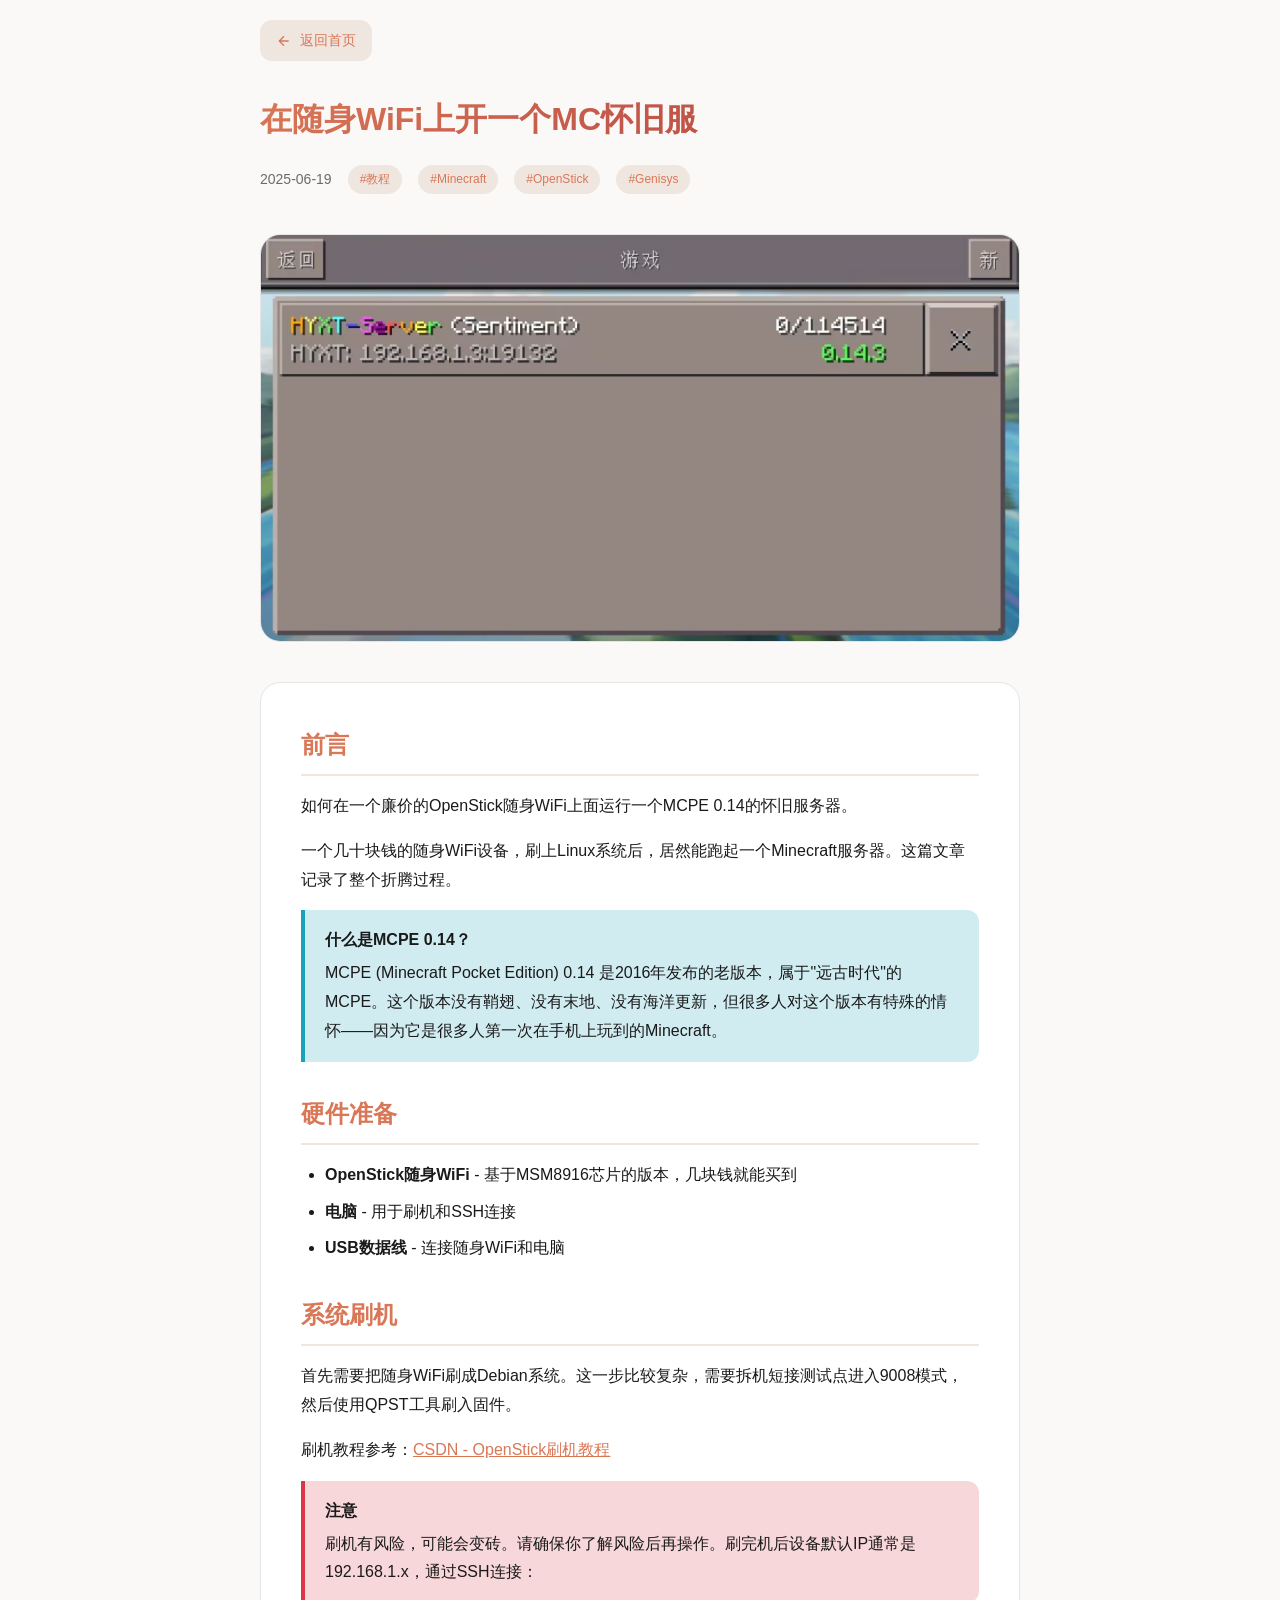
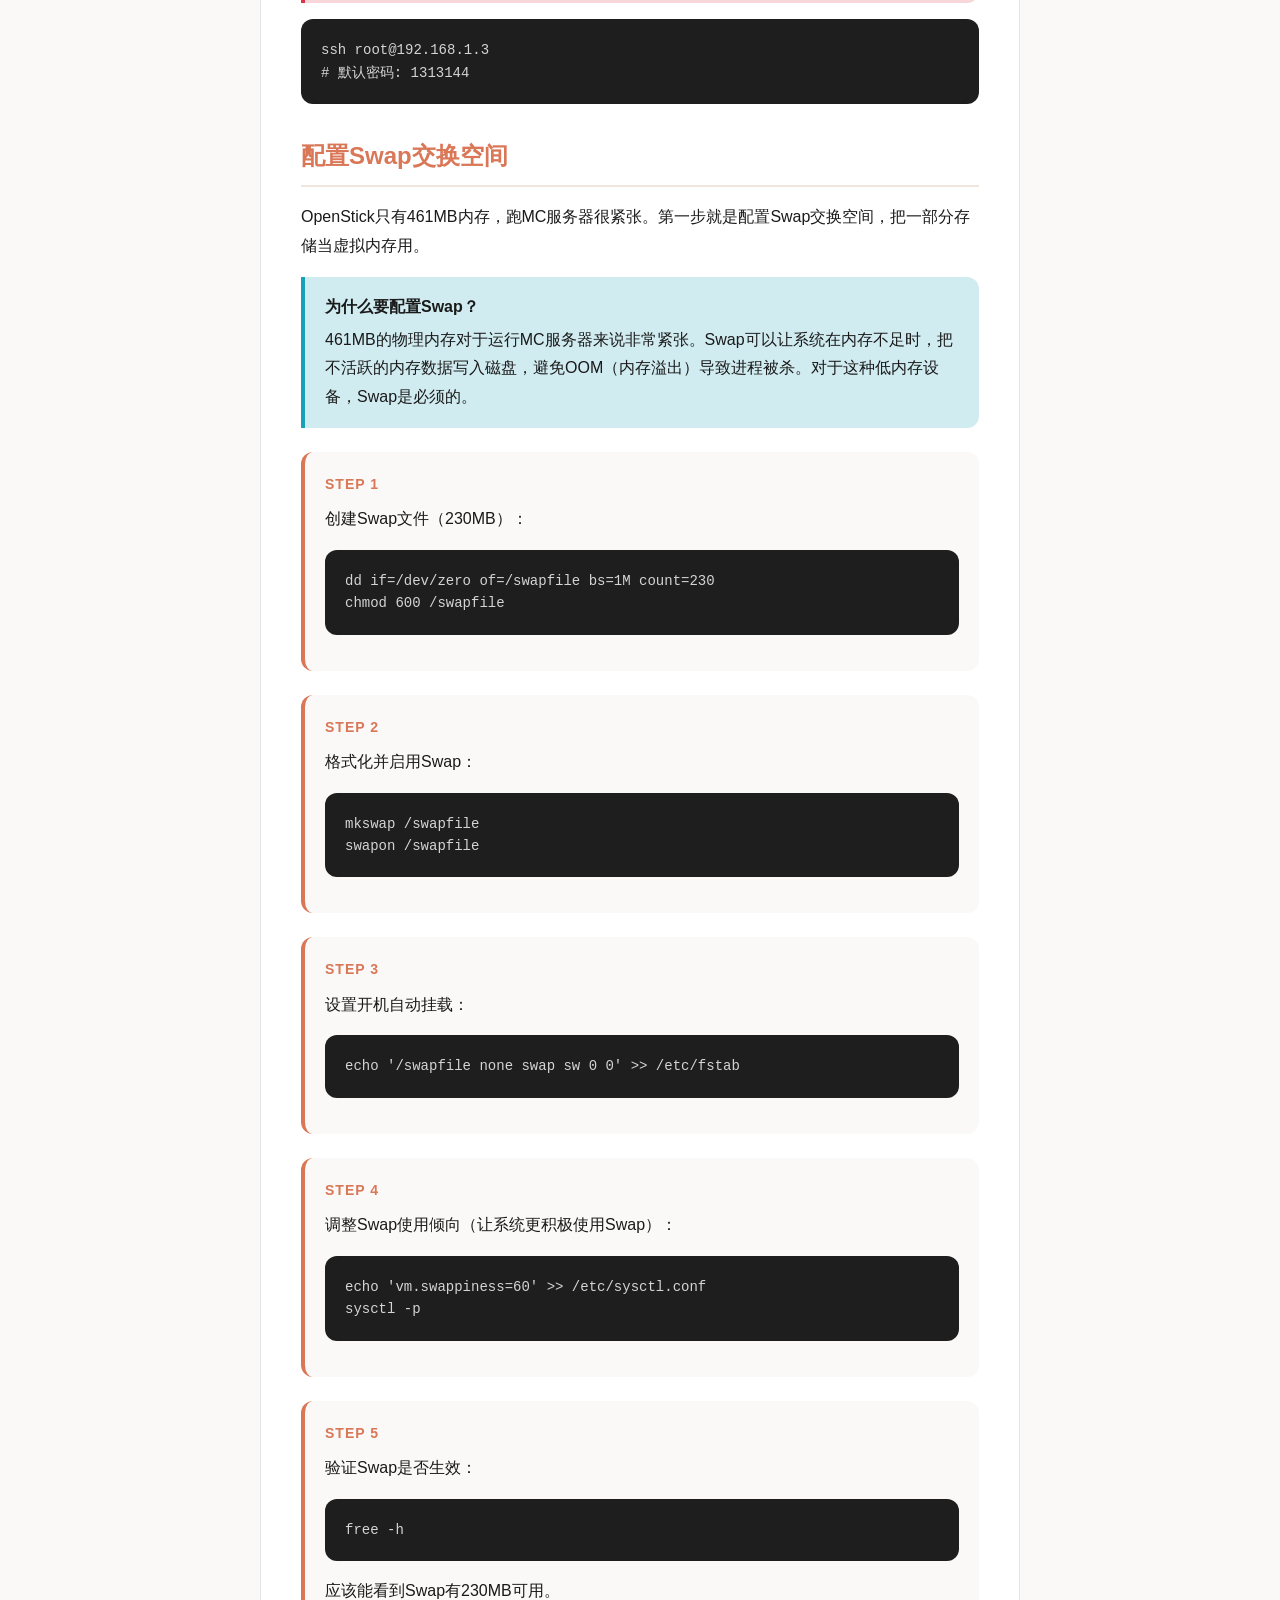
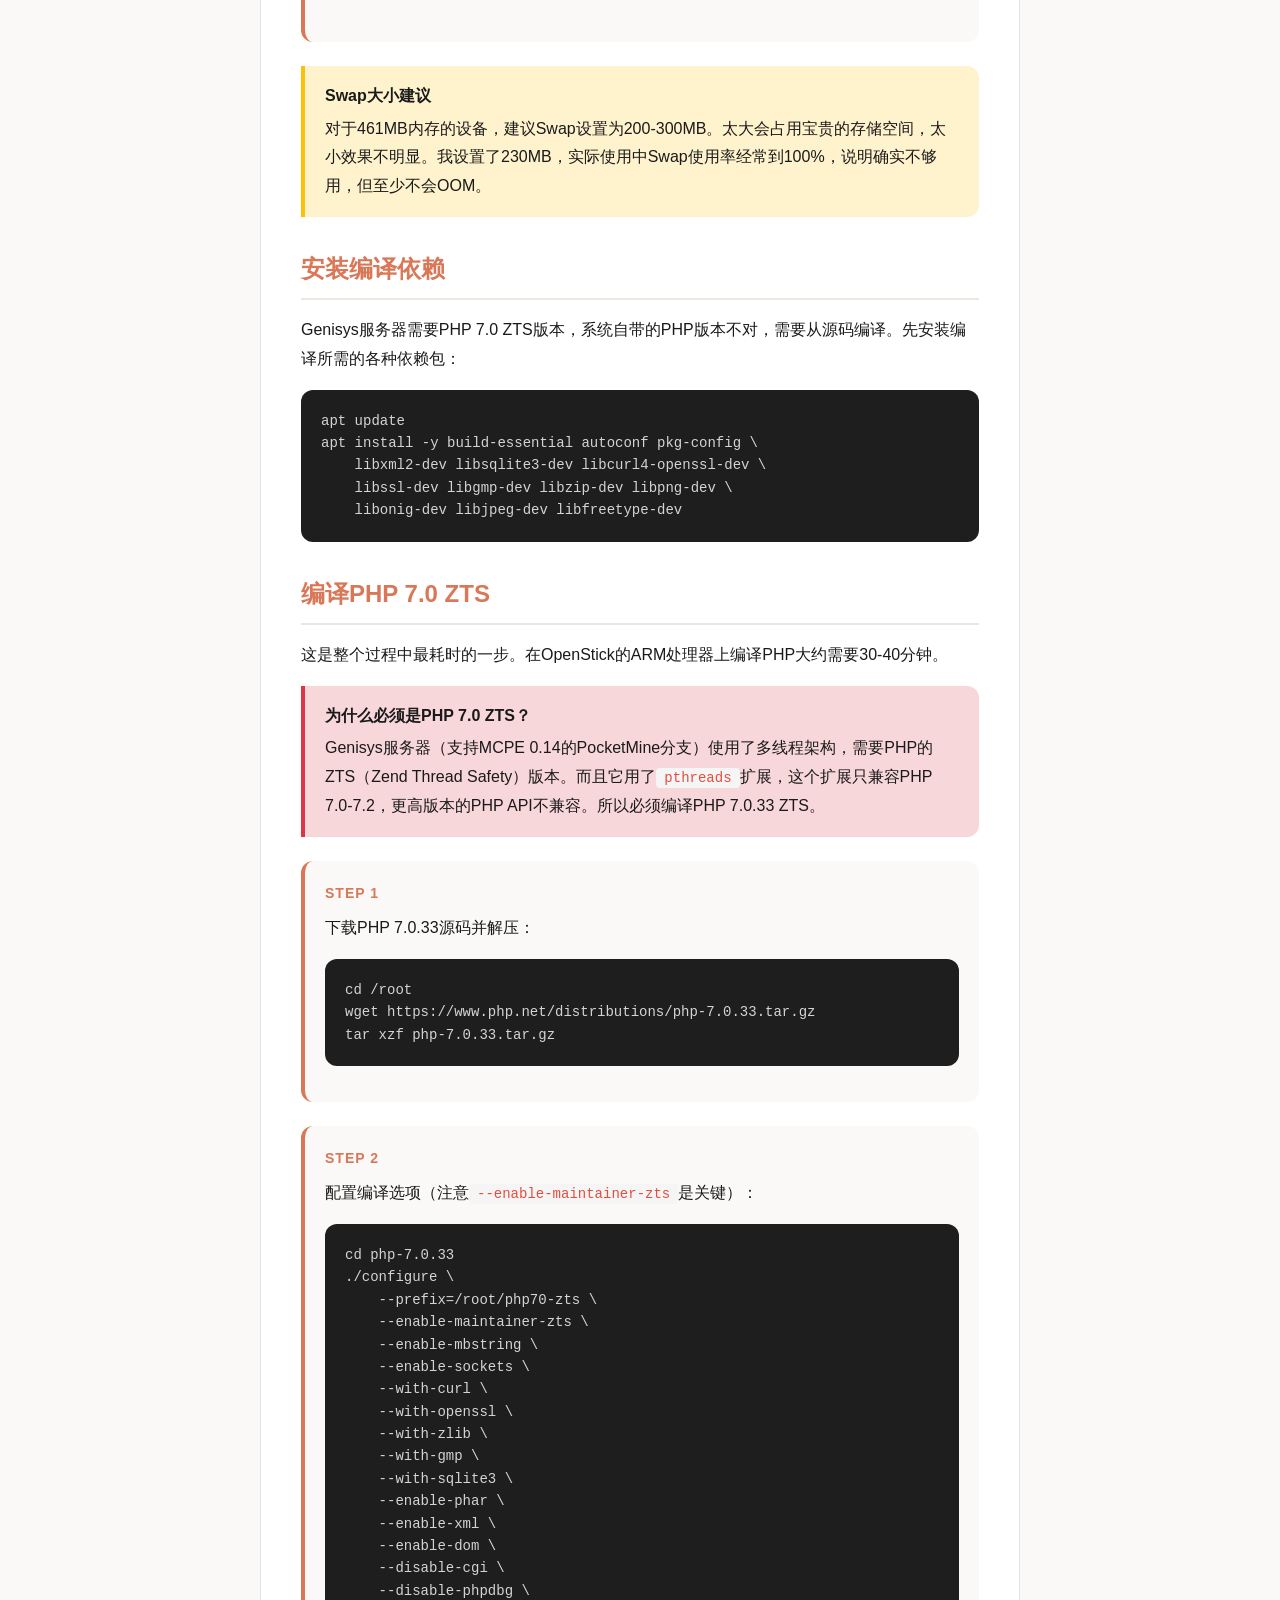
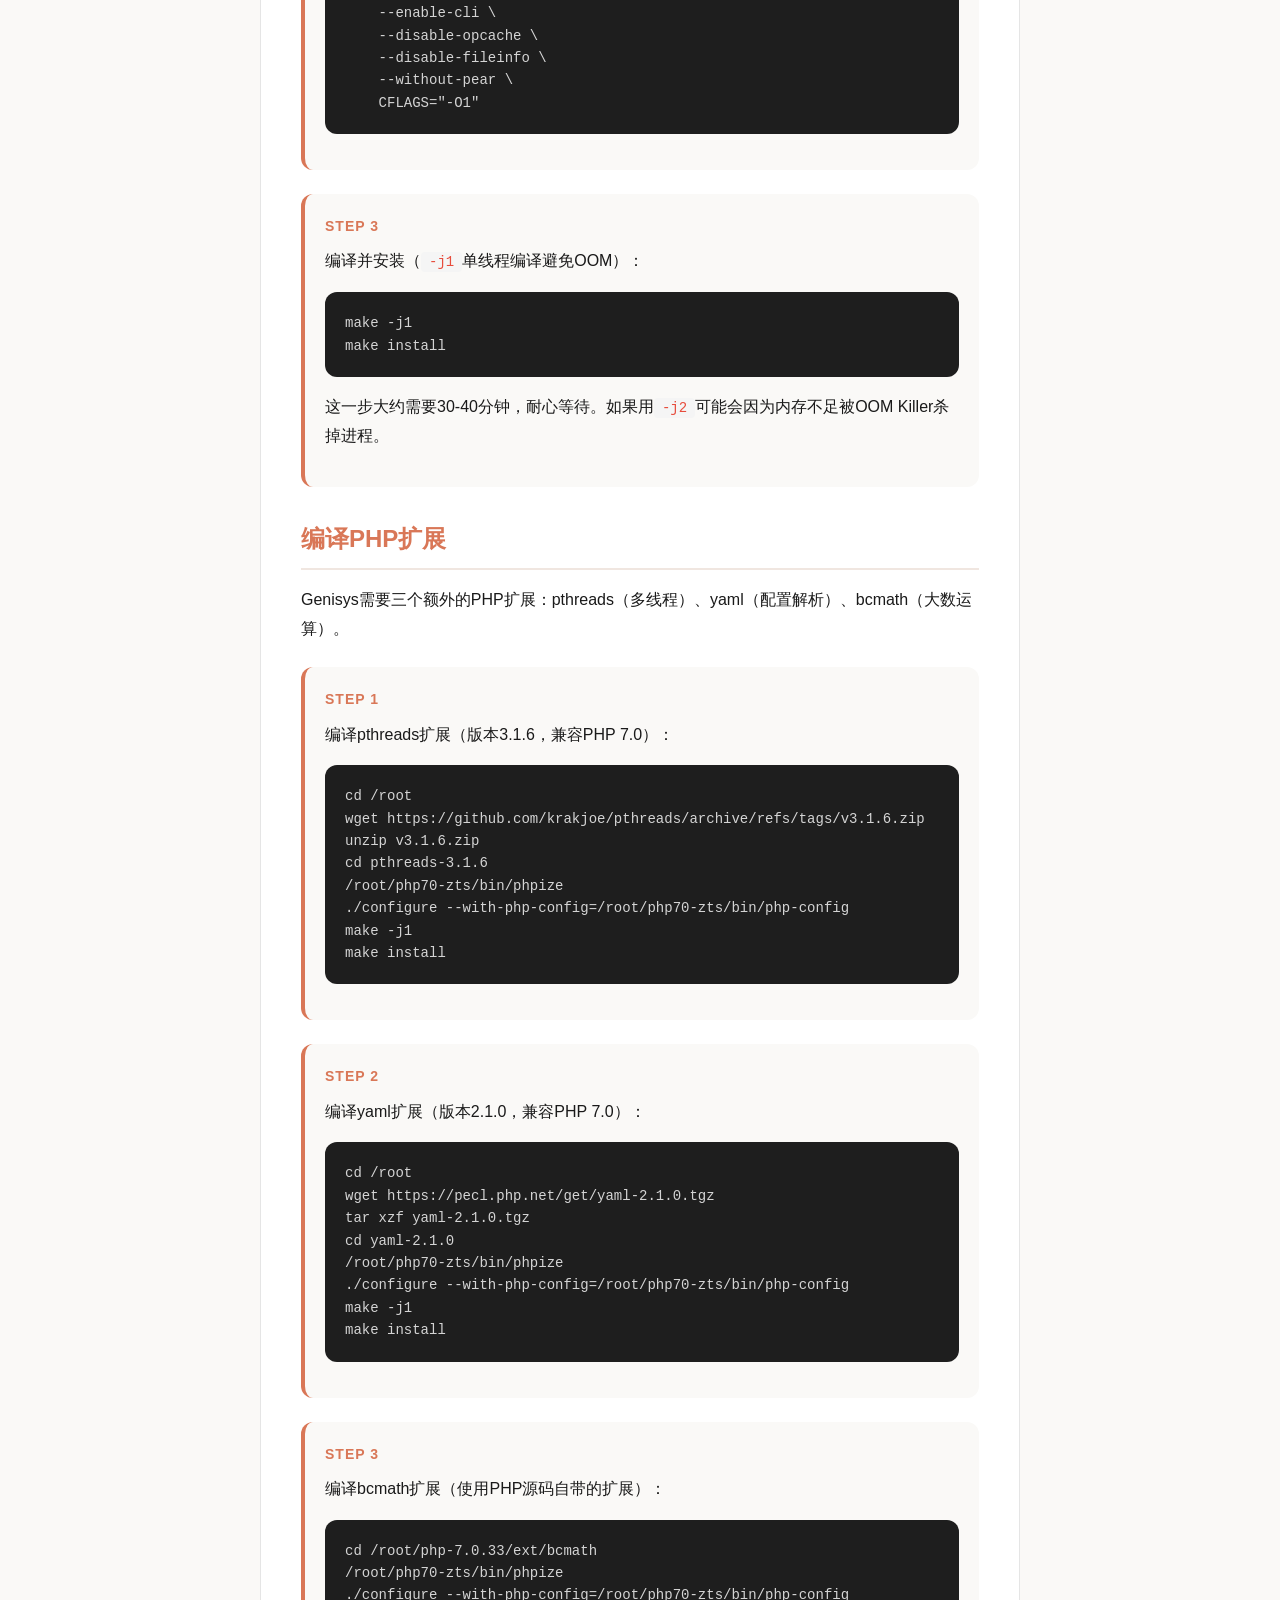
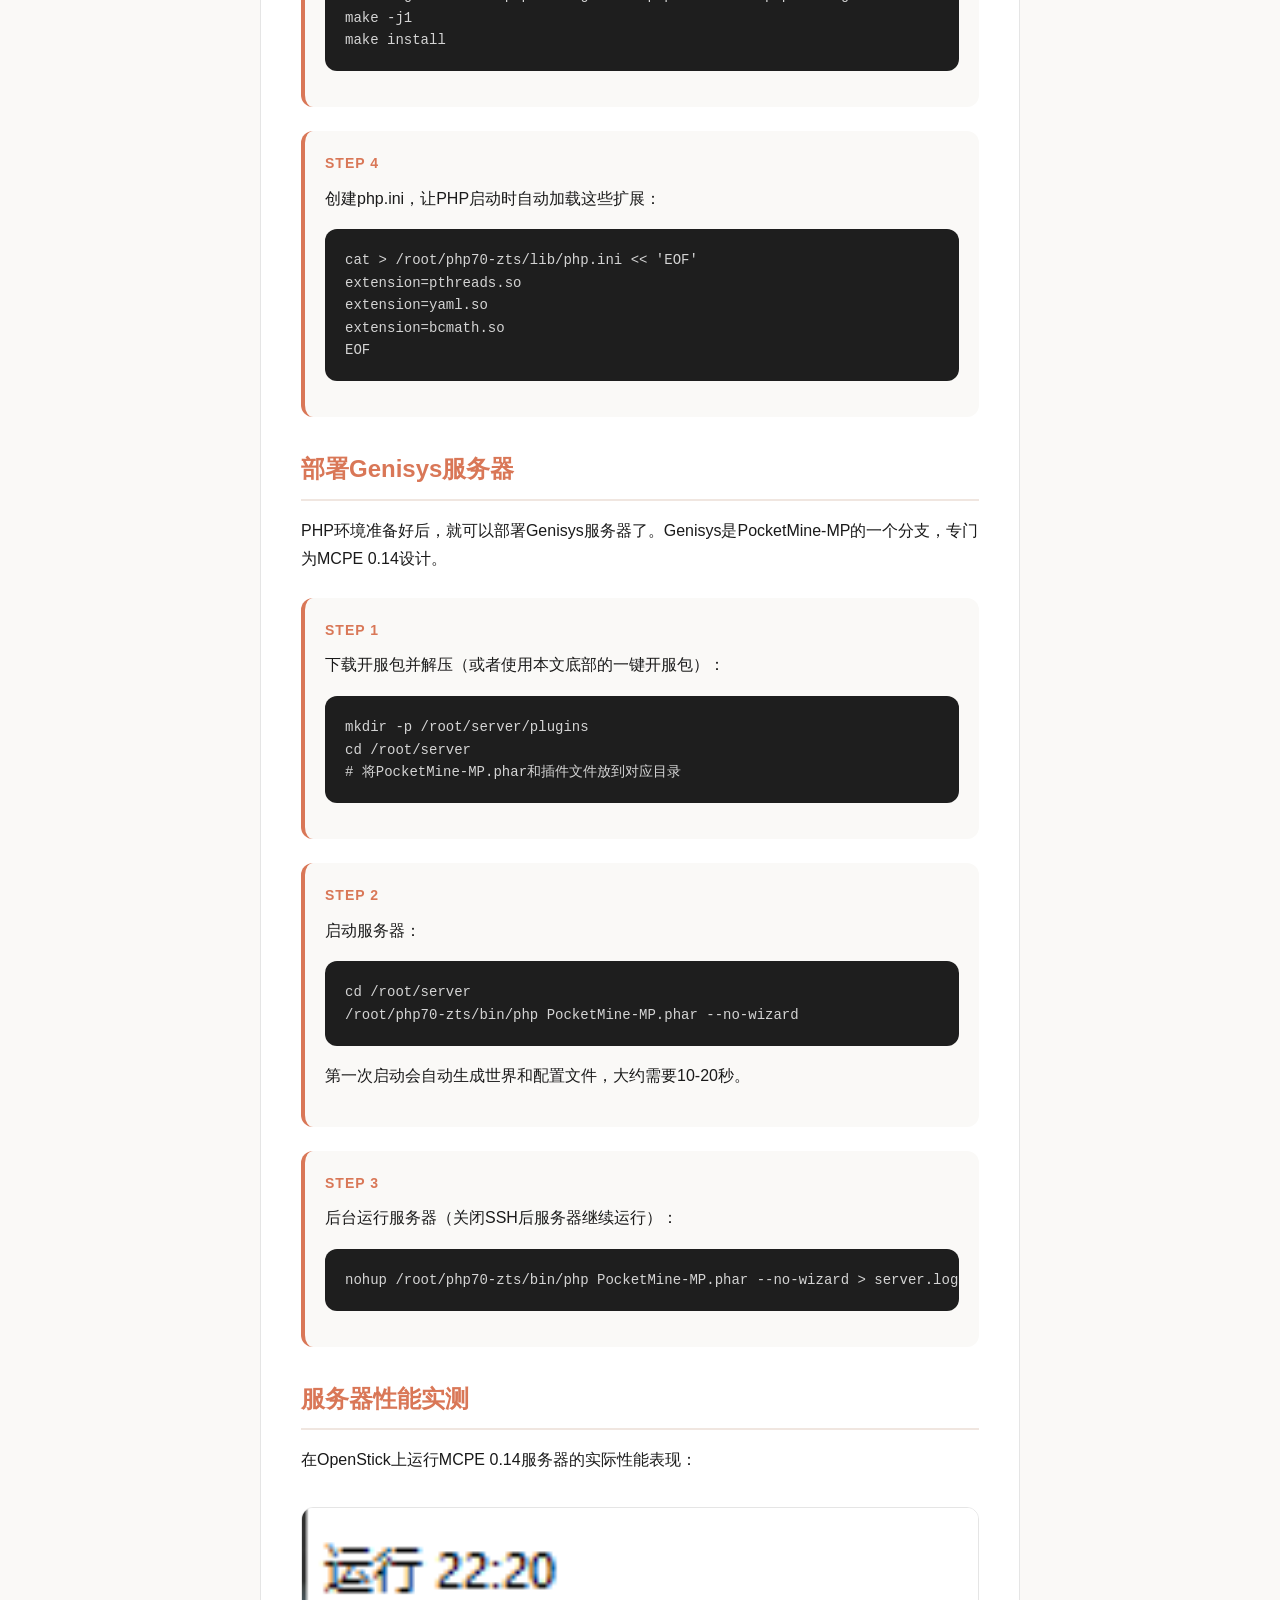
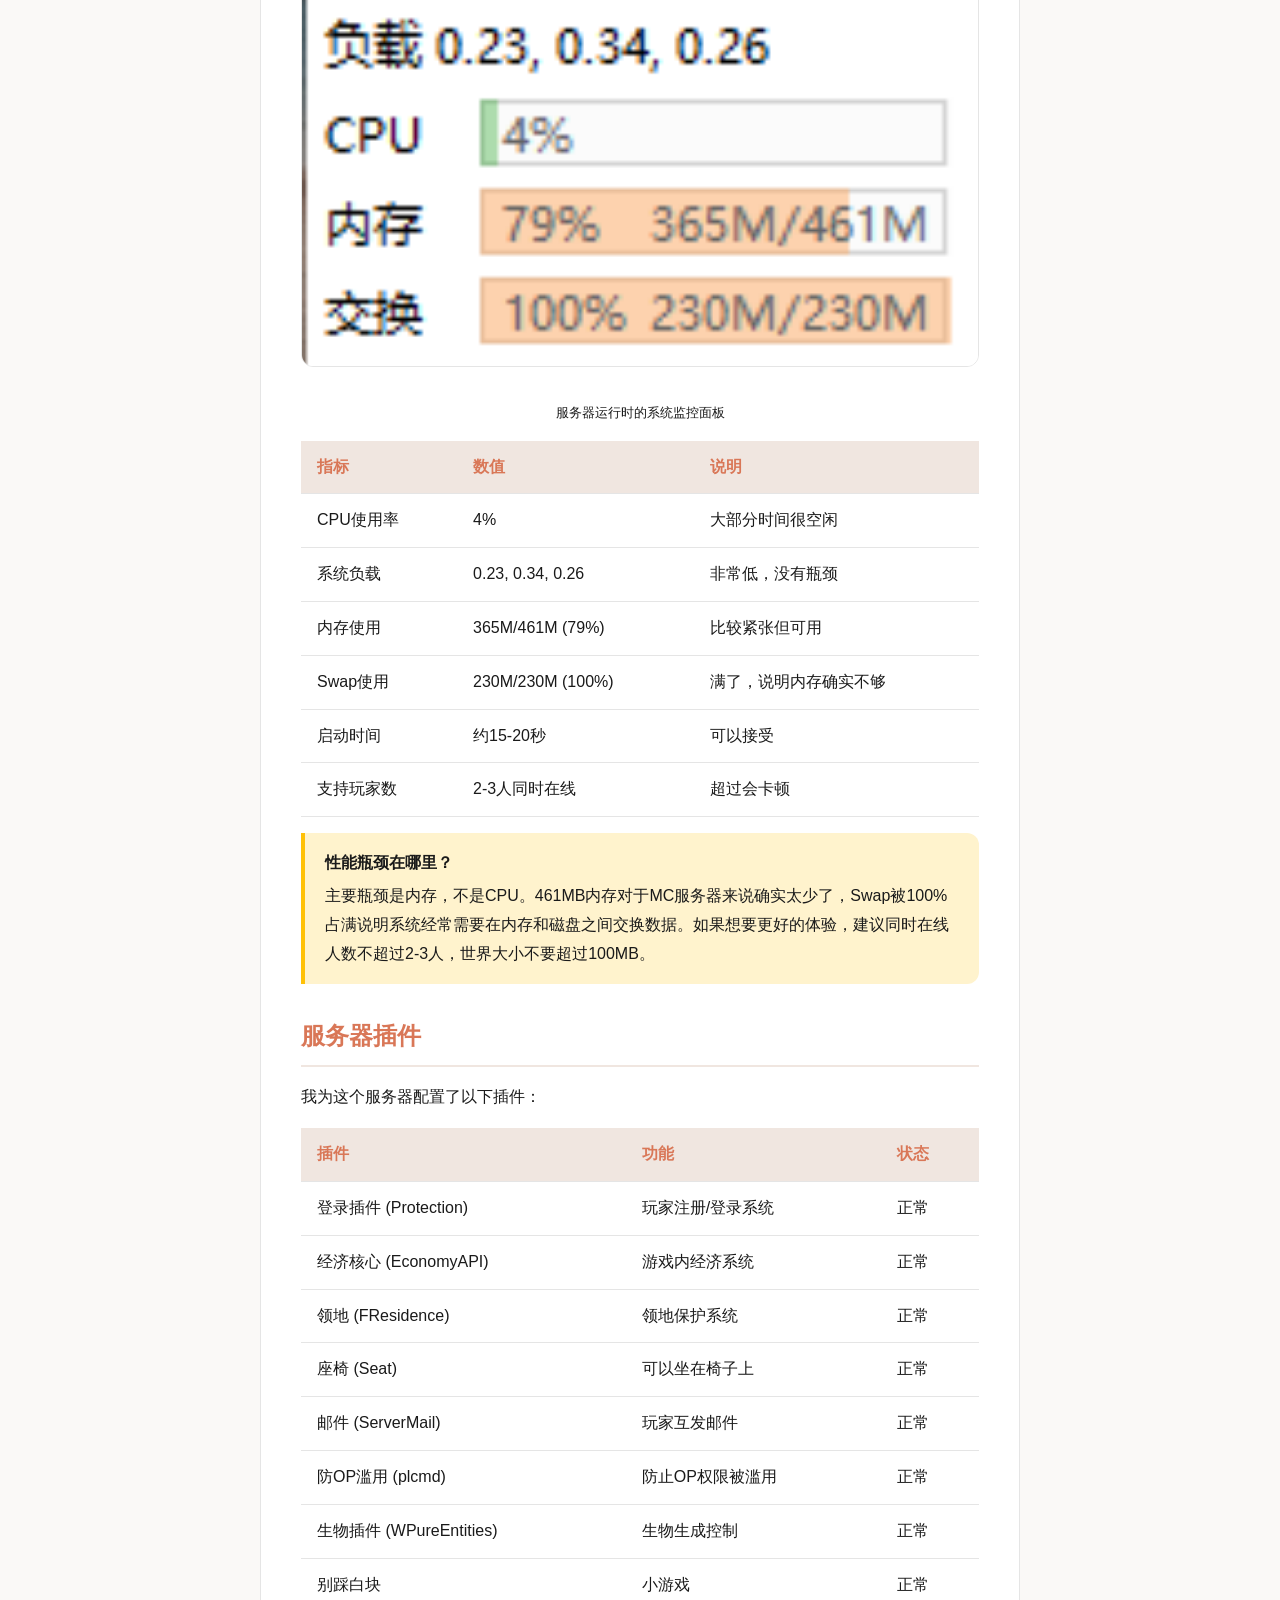
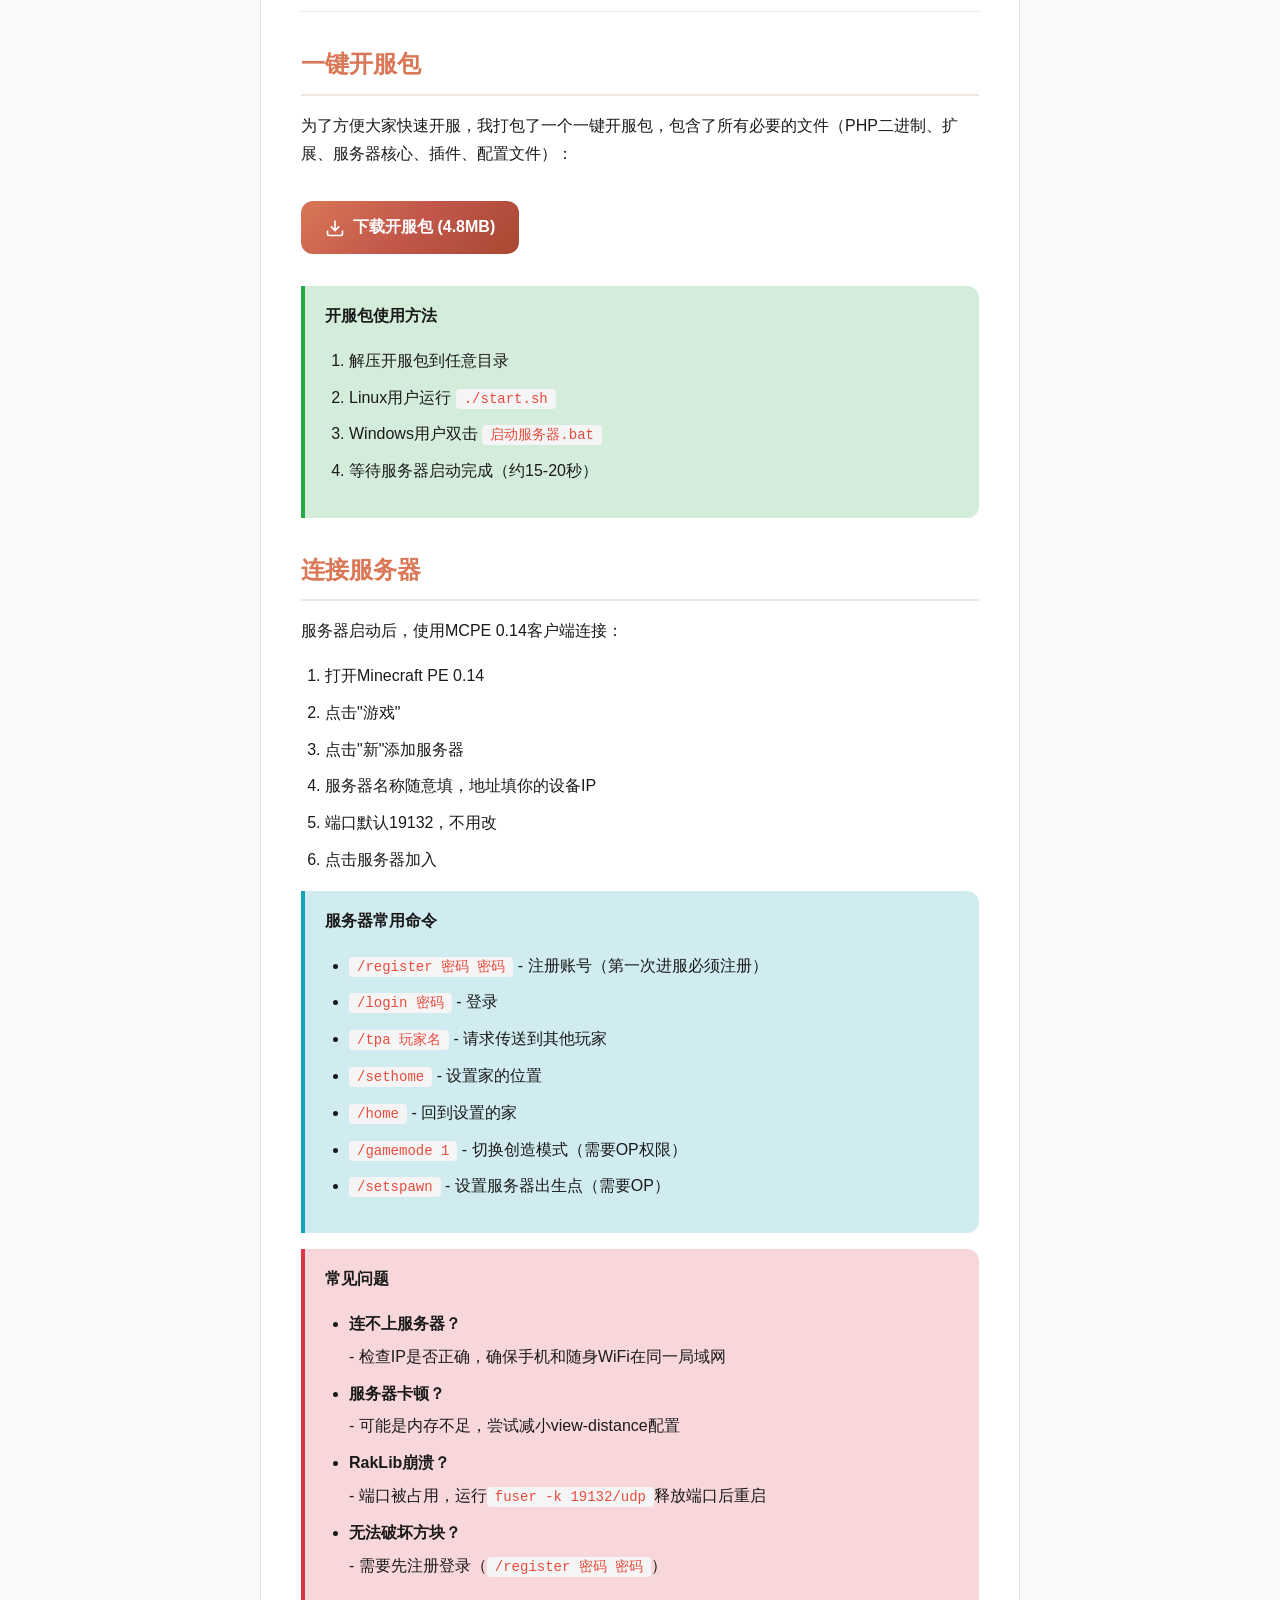
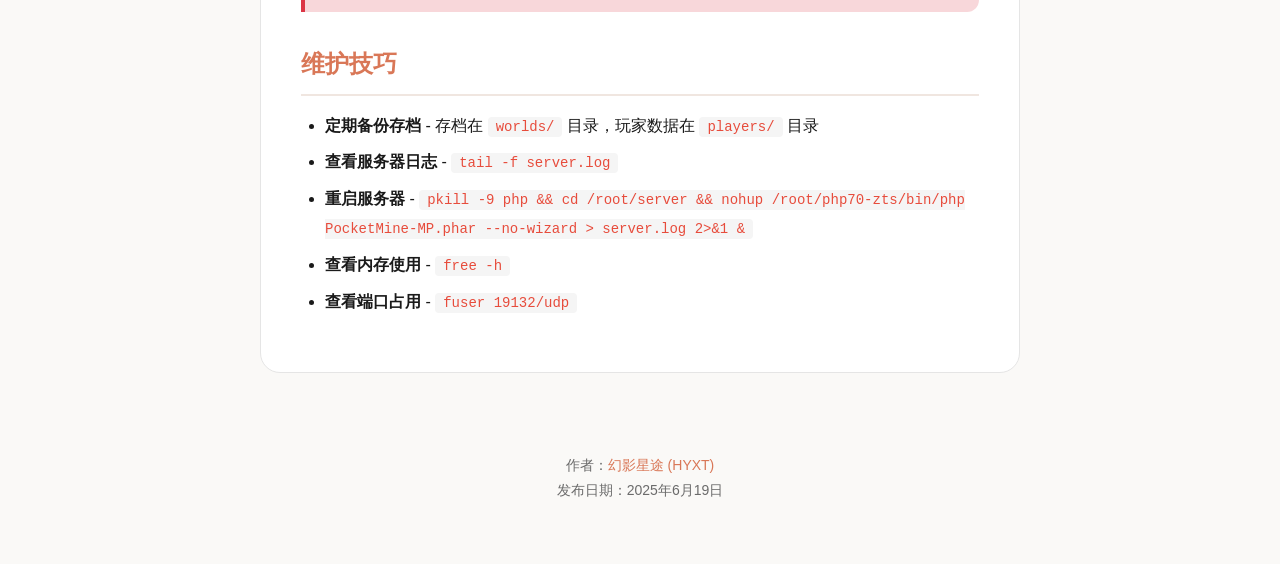
<file: article-mc-wifi-server.html>
<!DOCTYPE html>
<html lang="zh-CN">
<head>
    <meta charset="UTF-8">
    <meta name="viewport" content="width=device-width, initial-scale=1.0">
    <title>在随身WiFi上开一个MC怀旧服 - 幻影星途</title>
    <link rel="icon" href="favicon.ico">
    <style>
        :root {
            --claude-bg: #faf9f7;
            --claude-card: #ffffff;
            --claude-text: #1a1a1a;
            --claude-text-secondary: #6b6b6b;
            --claude-accent: #d97757;
            --claude-accent-light: #f0e6e0;
            --claude-border: #e5e5e5;
            --claude-gradient: linear-gradient(135deg, #d97757 0%, #c2574a 50%, #a84832 100%);
            --radius: 20px;
            --radius-sm: 12px;
        }
        * { margin: 0; padding: 0; box-sizing: border-box; }
        body {
            font-family: -apple-system, BlinkMacSystemFont, 'Segoe UI', 'Noto Sans SC', sans-serif;
            background: var(--claude-bg);
            color: var(--claude-text);
            line-height: 1.8;
        }
        .container { max-width: 800px; margin: 0 auto; padding: 20px; }
        .back-link {
            display: inline-flex; align-items: center; gap: 8px;
            color: var(--claude-accent); text-decoration: none; font-size: 14px;
            margin-bottom: 30px; padding: 8px 16px; border-radius: var(--radius-sm);
            background: var(--claude-accent-light); transition: all 0.3s;
        }
        .back-link:hover { background: var(--claude-accent); color: white; }
        .article-header { margin-bottom: 40px; }
        .article-header h1 {
            font-size: 2em; font-weight: 700; margin-bottom: 16px;
            background: var(--claude-gradient);
            -webkit-background-clip: text; -webkit-text-fill-color: transparent; background-clip: text;
        }
        .article-meta { display: flex; align-items: center; gap: 16px; color: var(--claude-text-secondary); font-size: 14px; }
        .article-meta .tag {
            background: var(--claude-accent-light); color: var(--claude-accent);
            padding: 4px 12px; border-radius: 20px; font-size: 12px;
        }
        .article-cover {
            width: 100%; border-radius: var(--radius); margin-bottom: 40px;
            overflow: hidden; border: 1px solid var(--claude-border);
        }
        .article-cover img { width: 100%; height: auto; display: block; }
        .article-content {
            background: var(--claude-card); border-radius: var(--radius);
            padding: 40px; border: 1px solid var(--claude-border); margin-bottom: 40px;
        }
        .article-content h2 {
            font-size: 1.5em; margin: 30px 0 16px; color: var(--claude-accent);
            border-bottom: 2px solid var(--claude-accent-light); padding-bottom: 8px;
        }
        .article-content h2:first-child { margin-top: 0; }
        .article-content h3 { font-size: 1.2em; margin: 24px 0 12px; color: var(--claude-text); }
        .article-content p { margin-bottom: 16px; color: var(--claude-text); }
        .article-content ul, .article-content ol { margin: 16px 0; padding-left: 24px; }
        .article-content li { margin-bottom: 8px; }
        .article-content code {
            background: #f5f5f5; padding: 2px 8px; border-radius: 4px;
            font-family: 'Consolas', 'Monaco', monospace; font-size: 14px; color: #e74c3c;
        }
        .article-content pre {
            background: #1e1e1e; color: #d4d4d4; padding: 20px; border-radius: var(--radius-sm);
            overflow-x: auto; margin: 16px 0; font-family: 'Consolas', 'Monaco', monospace;
            font-size: 14px; line-height: 1.6;
        }
        .article-content pre code { background: none; color: inherit; padding: 0; }
        .tip-box {
            background: #fff3cd; border-left: 4px solid #ffc107;
            padding: 16px 20px; border-radius: 0 var(--radius-sm) var(--radius-sm) 0; margin: 16px 0;
        }
        .tip-box.info { background: #d1ecf1; border-left-color: #17a2b8; }
        .tip-box.success { background: #d4edda; border-left-color: #28a745; }
        .tip-box.warning { background: #f8d7da; border-left-color: #dc3545; }
        .tip-box strong { display: block; margin-bottom: 4px; }
        .download-btn {
            display: inline-flex; align-items: center; gap: 8px;
            background: var(--claude-gradient); color: white; padding: 12px 24px;
            border-radius: var(--radius-sm); text-decoration: none; font-weight: 600;
            transition: all 0.3s; margin: 16px 0;
        }
        .download-btn:hover { transform: translateY(-2px); box-shadow: 0 4px 15px rgba(217, 119, 87, 0.4); }
        .plugin-table { width: 100%; border-collapse: collapse; margin: 16px 0; }
        .plugin-table th, .plugin-table td { padding: 12px 16px; text-align: left; border-bottom: 1px solid var(--claude-border); }
        .plugin-table th { background: var(--claude-accent-light); color: var(--claude-accent); font-weight: 600; }
        .plugin-table tr:hover { background: var(--claude-bg); }
        .steps { counter-reset: step; }
        .step {
            counter-increment: step; margin: 24px 0; padding: 20px;
            background: var(--claude-bg); border-radius: var(--radius-sm);
            border-left: 4px solid var(--claude-accent);
        }
        .step::before {
            content: "Step " counter(step); display: block; font-weight: 700;
            color: var(--claude-accent); margin-bottom: 8px; font-size: 14px;
            text-transform: uppercase; letter-spacing: 1px;
        }
        .image-caption {
            text-align: center; color: var(--claude-text-secondary);
            font-size: 13px; margin-top: 8px; margin-bottom: 24px;
        }
        .article-img {
            width: 100%; border-radius: var(--radius-sm); margin: 16px 0;
            border: 1px solid var(--claude-border);
        }
        .footer { text-align: center; padding: 40px 0; color: var(--claude-text-secondary); font-size: 14px; }
        .footer a { color: var(--claude-accent); text-decoration: none; }
        @media (max-width: 768px) {
            .container { padding: 16px; }
            .article-content { padding: 24px; }
            .article-header h1 { font-size: 1.5em; }
        }
    </style>
</head>
<body>
    <div class="container">
        <a href="index.html" class="back-link">
            <svg width="16" height="16" viewBox="0 0 24 24" fill="none" stroke="currentColor" stroke-width="2">
                <path d="M19 12H5M12 19l-7-7 7-7"/>
            </svg>
            返回首页
        </a>

        <div class="article-header">
            <h1>在随身WiFi上开一个MC怀旧服</h1>
            <div class="article-meta">
                <span>2025-06-19</span>
                <span class="tag">#教程</span>
                <span class="tag">#Minecraft</span>
                <span class="tag">#OpenStick</span>
                <span class="tag">#Genisys</span>
            </div>
        </div>

        <div class="article-cover">
            <img src="mc-server-screenshot.png" alt="MCPE 0.14 服务器截图">
        </div>

        <div class="article-content">
            <h2>前言</h2>
            <p>如何在一个廉价的OpenStick随身WiFi上面运行一个MCPE 0.14的怀旧服务器。</p>
            <p>一个几十块钱的随身WiFi设备，刷上Linux系统后，居然能跑起一个Minecraft服务器。这篇文章记录了整个折腾过程。</p>
            
            <div class="tip-box info">
                <strong>什么是MCPE 0.14？</strong>
                MCPE (Minecraft Pocket Edition) 0.14 是2016年发布的老版本，属于"远古时代"的MCPE。这个版本没有鞘翅、没有末地、没有海洋更新，但很多人对这个版本有特殊的情怀——因为它是很多人第一次在手机上玩到的Minecraft。
            </div>

            <h2>硬件准备</h2>
            <ul>
                <li><strong>OpenStick随身WiFi</strong> - 基于MSM8916芯片的版本，几块钱就能买到</li>
                <li><strong>电脑</strong> - 用于刷机和SSH连接</li>
                <li><strong>USB数据线</strong> - 连接随身WiFi和电脑</li>
            </ul>

            <h2>系统刷机</h2>
            <p>首先需要把随身WiFi刷成Debian系统。这一步比较复杂，需要拆机短接测试点进入9008模式，然后使用QPST工具刷入固件。</p>
            
            <p>刷机教程参考：<a href="https://blog.csdn.net/qq_44774198/article/details/129812022" target="_blank" style="color: var(--claude-accent);">CSDN - OpenStick刷机教程</a></p>

            <div class="tip-box warning">
                <strong>注意</strong>
                刷机有风险，可能会变砖。请确保你了解风险后再操作。刷完机后设备默认IP通常是192.168.1.x，通过SSH连接：
            </div>

            <pre><code>ssh root@192.168.1.3
# 默认密码: 1313144</code></pre>

            <h2>配置Swap交换空间</h2>
            <p>OpenStick只有461MB内存，跑MC服务器很紧张。第一步就是配置Swap交换空间，把一部分存储当虚拟内存用。</p>
            
            <div class="tip-box info">
                <strong>为什么要配置Swap？</strong>
                461MB的物理内存对于运行MC服务器来说非常紧张。Swap可以让系统在内存不足时，把不活跃的内存数据写入磁盘，避免OOM（内存溢出）导致进程被杀。对于这种低内存设备，Swap是必须的。
            </div>

            <div class="steps">
                <div class="step">
                    <p>创建Swap文件（230MB）：</p>
                    <pre><code>dd if=/dev/zero of=/swapfile bs=1M count=230
chmod 600 /swapfile</code></pre>
                </div>

                <div class="step">
                    <p>格式化并启用Swap：</p>
                    <pre><code>mkswap /swapfile
swapon /swapfile</code></pre>
                </div>

                <div class="step">
                    <p>设置开机自动挂载：</p>
                    <pre><code>echo '/swapfile none swap sw 0 0' >> /etc/fstab</code></pre>
                </div>

                <div class="step">
                    <p>调整Swap使用倾向（让系统更积极使用Swap）：</p>
                    <pre><code>echo 'vm.swappiness=60' >> /etc/sysctl.conf
sysctl -p</code></pre>
                </div>

                <div class="step">
                    <p>验证Swap是否生效：</p>
                    <pre><code>free -h</code></pre>
                    <p>应该能看到Swap有230MB可用。</p>
                </div>
            </div>

            <div class="tip-box">
                <strong>Swap大小建议</strong>
                对于461MB内存的设备，建议Swap设置为200-300MB。太大会占用宝贵的存储空间，太小效果不明显。我设置了230MB，实际使用中Swap使用率经常到100%，说明确实不够用，但至少不会OOM。
            </div>

            <h2>安装编译依赖</h2>
            <p>Genisys服务器需要PHP 7.0 ZTS版本，系统自带的PHP版本不对，需要从源码编译。先安装编译所需的各种依赖包：</p>
            <pre><code>apt update
apt install -y build-essential autoconf pkg-config \
    libxml2-dev libsqlite3-dev libcurl4-openssl-dev \
    libssl-dev libgmp-dev libzip-dev libpng-dev \
    libonig-dev libjpeg-dev libfreetype-dev</code></pre>

            <h2>编译PHP 7.0 ZTS</h2>
            <p>这是整个过程中最耗时的一步。在OpenStick的ARM处理器上编译PHP大约需要30-40分钟。</p>
            
            <div class="tip-box warning">
                <strong>为什么必须是PHP 7.0 ZTS？</strong>
                Genisys服务器（支持MCPE 0.14的PocketMine分支）使用了多线程架构，需要PHP的ZTS（Zend Thread Safety）版本。而且它用了<code>pthreads</code>扩展，这个扩展只兼容PHP 7.0-7.2，更高版本的PHP API不兼容。所以必须编译PHP 7.0.33 ZTS。
            </div>

            <div class="steps">
                <div class="step">
                    <p>下载PHP 7.0.33源码并解压：</p>
                    <pre><code>cd /root
wget https://www.php.net/distributions/php-7.0.33.tar.gz
tar xzf php-7.0.33.tar.gz</code></pre>
                </div>

                <div class="step">
                    <p>配置编译选项（注意<code>--enable-maintainer-zts</code>是关键）：</p>
                    <pre><code>cd php-7.0.33
./configure \
    --prefix=/root/php70-zts \
    --enable-maintainer-zts \
    --enable-mbstring \
    --enable-sockets \
    --with-curl \
    --with-openssl \
    --with-zlib \
    --with-gmp \
    --with-sqlite3 \
    --enable-phar \
    --enable-xml \
    --enable-dom \
    --disable-cgi \
    --disable-phpdbg \
    --enable-cli \
    --disable-opcache \
    --disable-fileinfo \
    --without-pear \
    CFLAGS="-O1"</code></pre>
                </div>

                <div class="step">
                    <p>编译并安装（<code>-j1</code>单线程编译避免OOM）：</p>
                    <pre><code>make -j1
make install</code></pre>
                    <p>这一步大约需要30-40分钟，耐心等待。如果用<code>-j2</code>可能会因为内存不足被OOM Killer杀掉进程。</p>
                </div>
            </div>

            <h2>编译PHP扩展</h2>
            <p>Genisys需要三个额外的PHP扩展：pthreads（多线程）、yaml（配置解析）、bcmath（大数运算）。</p>

            <div class="steps">
                <div class="step">
                    <p>编译pthreads扩展（版本3.1.6，兼容PHP 7.0）：</p>
                    <pre><code>cd /root
wget https://github.com/krakjoe/pthreads/archive/refs/tags/v3.1.6.zip
unzip v3.1.6.zip
cd pthreads-3.1.6
/root/php70-zts/bin/phpize
./configure --with-php-config=/root/php70-zts/bin/php-config
make -j1
make install</code></pre>
                </div>

                <div class="step">
                    <p>编译yaml扩展（版本2.1.0，兼容PHP 7.0）：</p>
                    <pre><code>cd /root
wget https://pecl.php.net/get/yaml-2.1.0.tgz
tar xzf yaml-2.1.0.tgz
cd yaml-2.1.0
/root/php70-zts/bin/phpize
./configure --with-php-config=/root/php70-zts/bin/php-config
make -j1
make install</code></pre>
                </div>

                <div class="step">
                    <p>编译bcmath扩展（使用PHP源码自带的扩展）：</p>
                    <pre><code>cd /root/php-7.0.33/ext/bcmath
/root/php70-zts/bin/phpize
./configure --with-php-config=/root/php70-zts/bin/php-config
make -j1
make install</code></pre>
                </div>

                <div class="step">
                    <p>创建php.ini，让PHP启动时自动加载这些扩展：</p>
                    <pre><code>cat > /root/php70-zts/lib/php.ini &lt;&lt; 'EOF'
extension=pthreads.so
extension=yaml.so
extension=bcmath.so
EOF</code></pre>
                </div>
            </div>

            <h2>部署Genisys服务器</h2>
            <p>PHP环境准备好后，就可以部署Genisys服务器了。Genisys是PocketMine-MP的一个分支，专门为MCPE 0.14设计。</p>

            <div class="steps">
                <div class="step">
                    <p>下载开服包并解压（或者使用本文底部的一键开服包）：</p>
                    <pre><code>mkdir -p /root/server/plugins
cd /root/server
# 将PocketMine-MP.phar和插件文件放到对应目录</code></pre>
                </div>

                <div class="step">
                    <p>启动服务器：</p>
                    <pre><code>cd /root/server
/root/php70-zts/bin/php PocketMine-MP.phar --no-wizard</code></pre>
                    <p>第一次启动会自动生成世界和配置文件，大约需要10-20秒。</p>
                </div>

                <div class="step">
                    <p>后台运行服务器（关闭SSH后服务器继续运行）：</p>
                    <pre><code>nohup /root/php70-zts/bin/php PocketMine-MP.phar --no-wizard > server.log 2>&1 &</code></pre>
                </div>
            </div>

            <h2>服务器性能实测</h2>
            <p>在OpenStick上运行MCPE 0.14服务器的实际性能表现：</p>

            <img src="mc-server-load.png" alt="服务器负载监控" class="article-img">
            <p class="image-caption">服务器运行时的系统监控面板</p>

            <table class="plugin-table">
                <thead>
                    <tr>
                        <th>指标</th>
                        <th>数值</th>
                        <th>说明</th>
                    </tr>
                </thead>
                <tbody>
                    <tr>
                        <td>CPU使用率</td>
                        <td>4%</td>
                        <td>大部分时间很空闲</td>
                    </tr>
                    <tr>
                        <td>系统负载</td>
                        <td>0.23, 0.34, 0.26</td>
                        <td>非常低，没有瓶颈</td>
                    </tr>
                    <tr>
                        <td>内存使用</td>
                        <td>365M/461M (79%)</td>
                        <td>比较紧张但可用</td>
                    </tr>
                    <tr>
                        <td>Swap使用</td>
                        <td>230M/230M (100%)</td>
                        <td>满了，说明内存确实不够</td>
                    </tr>
                    <tr>
                        <td>启动时间</td>
                        <td>约15-20秒</td>
                        <td>可以接受</td>
                    </tr>
                    <tr>
                        <td>支持玩家数</td>
                        <td>2-3人同时在线</td>
                        <td>超过会卡顿</td>
                    </tr>
                </tbody>
            </table>

            <div class="tip-box">
                <strong>性能瓶颈在哪里？</strong>
                主要瓶颈是内存，不是CPU。461MB内存对于MC服务器来说确实太少了，Swap被100%占满说明系统经常需要在内存和磁盘之间交换数据。如果想要更好的体验，建议同时在线人数不超过2-3人，世界大小不要超过100MB。
            </div>

            <h2>服务器插件</h2>
            <p>我为这个服务器配置了以下插件：</p>
            
            <table class="plugin-table">
                <thead>
                    <tr>
                        <th>插件</th>
                        <th>功能</th>
                        <th>状态</th>
                    </tr>
                </thead>
                <tbody>
                    <tr>
                        <td>登录插件 (Protection)</td>
                        <td>玩家注册/登录系统</td>
                        <td>正常</td>
                    </tr>
                    <tr>
                        <td>经济核心 (EconomyAPI)</td>
                        <td>游戏内经济系统</td>
                        <td>正常</td>
                    </tr>
                    <tr>
                        <td>领地 (FResidence)</td>
                        <td>领地保护系统</td>
                        <td>正常</td>
                    </tr>
                    <tr>
                        <td>座椅 (Seat)</td>
                        <td>可以坐在椅子上</td>
                        <td>正常</td>
                    </tr>
                    <tr>
                        <td>邮件 (ServerMail)</td>
                        <td>玩家互发邮件</td>
                        <td>正常</td>
                    </tr>
                    <tr>
                        <td>防OP滥用 (plcmd)</td>
                        <td>防止OP权限被滥用</td>
                        <td>正常</td>
                    </tr>
                    <tr>
                        <td>生物插件 (WPureEntities)</td>
                        <td>生物生成控制</td>
                        <td>正常</td>
                    </tr>
                    <tr>
                        <td>别踩白块</td>
                        <td>小游戏</td>
                        <td>正常</td>
                    </tr>
                </tbody>
            </table>

            <h2>一键开服包</h2>
            <p>为了方便大家快速开服，我打包了一个一键开服包，包含了所有必要的文件（PHP二进制、扩展、服务器核心、插件、配置文件）：</p>
            
            <a href="HYXT-MCPE-0.14-Server.zip" class="download-btn">
                <svg width="20" height="20" viewBox="0 0 24 24" fill="none" stroke="currentColor" stroke-width="2">
                    <path d="M21 15v4a2 2 0 0 1-2 2H5a2 2 0 0 1-2-2v-4M7 10l5 5 5-5M12 15V3"/>
                </svg>
                下载开服包 (4.8MB)
            </a>

            <div class="tip-box success">
                <strong>开服包使用方法</strong>
                <ol>
                    <li>解压开服包到任意目录</li>
                    <li>Linux用户运行 <code>./start.sh</code></li>
                    <li>Windows用户双击 <code>启动服务器.bat</code></li>
                    <li>等待服务器启动完成（约15-20秒）</li>
                </ol>
            </div>

            <h2>连接服务器</h2>
            <p>服务器启动后，使用MCPE 0.14客户端连接：</p>
            <ol>
                <li>打开Minecraft PE 0.14</li>
                <li>点击"游戏"</li>
                <li>点击"新"添加服务器</li>
                <li>服务器名称随意填，地址填你的设备IP</li>
                <li>端口默认19132，不用改</li>
                <li>点击服务器加入</li>
            </ol>

            <div class="tip-box info">
                <strong>服务器常用命令</strong>
                <ul>
                    <li><code>/register 密码 密码</code> - 注册账号（第一次进服必须注册）</li>
                    <li><code>/login 密码</code> - 登录</li>
                    <li><code>/tpa 玩家名</code> - 请求传送到其他玩家</li>
                    <li><code>/sethome</code> - 设置家的位置</li>
                    <li><code>/home</code> - 回到设置的家</li>
                    <li><code>/gamemode 1</code> - 切换创造模式（需要OP权限）</li>
                    <li><code>/setspawn</code> - 设置服务器出生点（需要OP）</li>
                </ul>
            </div>

            <div class="tip-box warning">
                <strong>常见问题</strong>
                <ul>
                    <li><strong>连不上服务器？</strong> - 检查IP是否正确，确保手机和随身WiFi在同一局域网</li>
                    <li><strong>服务器卡顿？</strong> - 可能是内存不足，尝试减小view-distance配置</li>
                    <li><strong>RakLib崩溃？</strong> - 端口被占用，运行<code>fuser -k 19132/udp</code>释放端口后重启</li>
                    <li><strong>无法破坏方块？</strong> - 需要先注册登录（<code>/register 密码 密码</code>）</li>
                </ul>
            </div>

            <h2>维护技巧</h2>
            <ul>
                <li><strong>定期备份存档</strong> - 存档在 <code>worlds/</code> 目录，玩家数据在 <code>players/</code> 目录</li>
                <li><strong>查看服务器日志</strong> - <code>tail -f server.log</code></li>
                <li><strong>重启服务器</strong> - <code>pkill -9 php && cd /root/server && nohup /root/php70-zts/bin/php PocketMine-MP.phar --no-wizard > server.log 2>&1 &</code></li>
                <li><strong>查看内存使用</strong> - <code>free -h</code></li>
                <li><strong>查看端口占用</strong> - <code>fuser 19132/udp</code></li>
            </ul>
        </div>

        <div class="footer">
            <p>作者：<a href="index.html">幻影星途 (HYXT)</a></p>
            <p>发布日期：2025年6月19日</p>
        </div>
    </div>
</body>
</html>
</file>
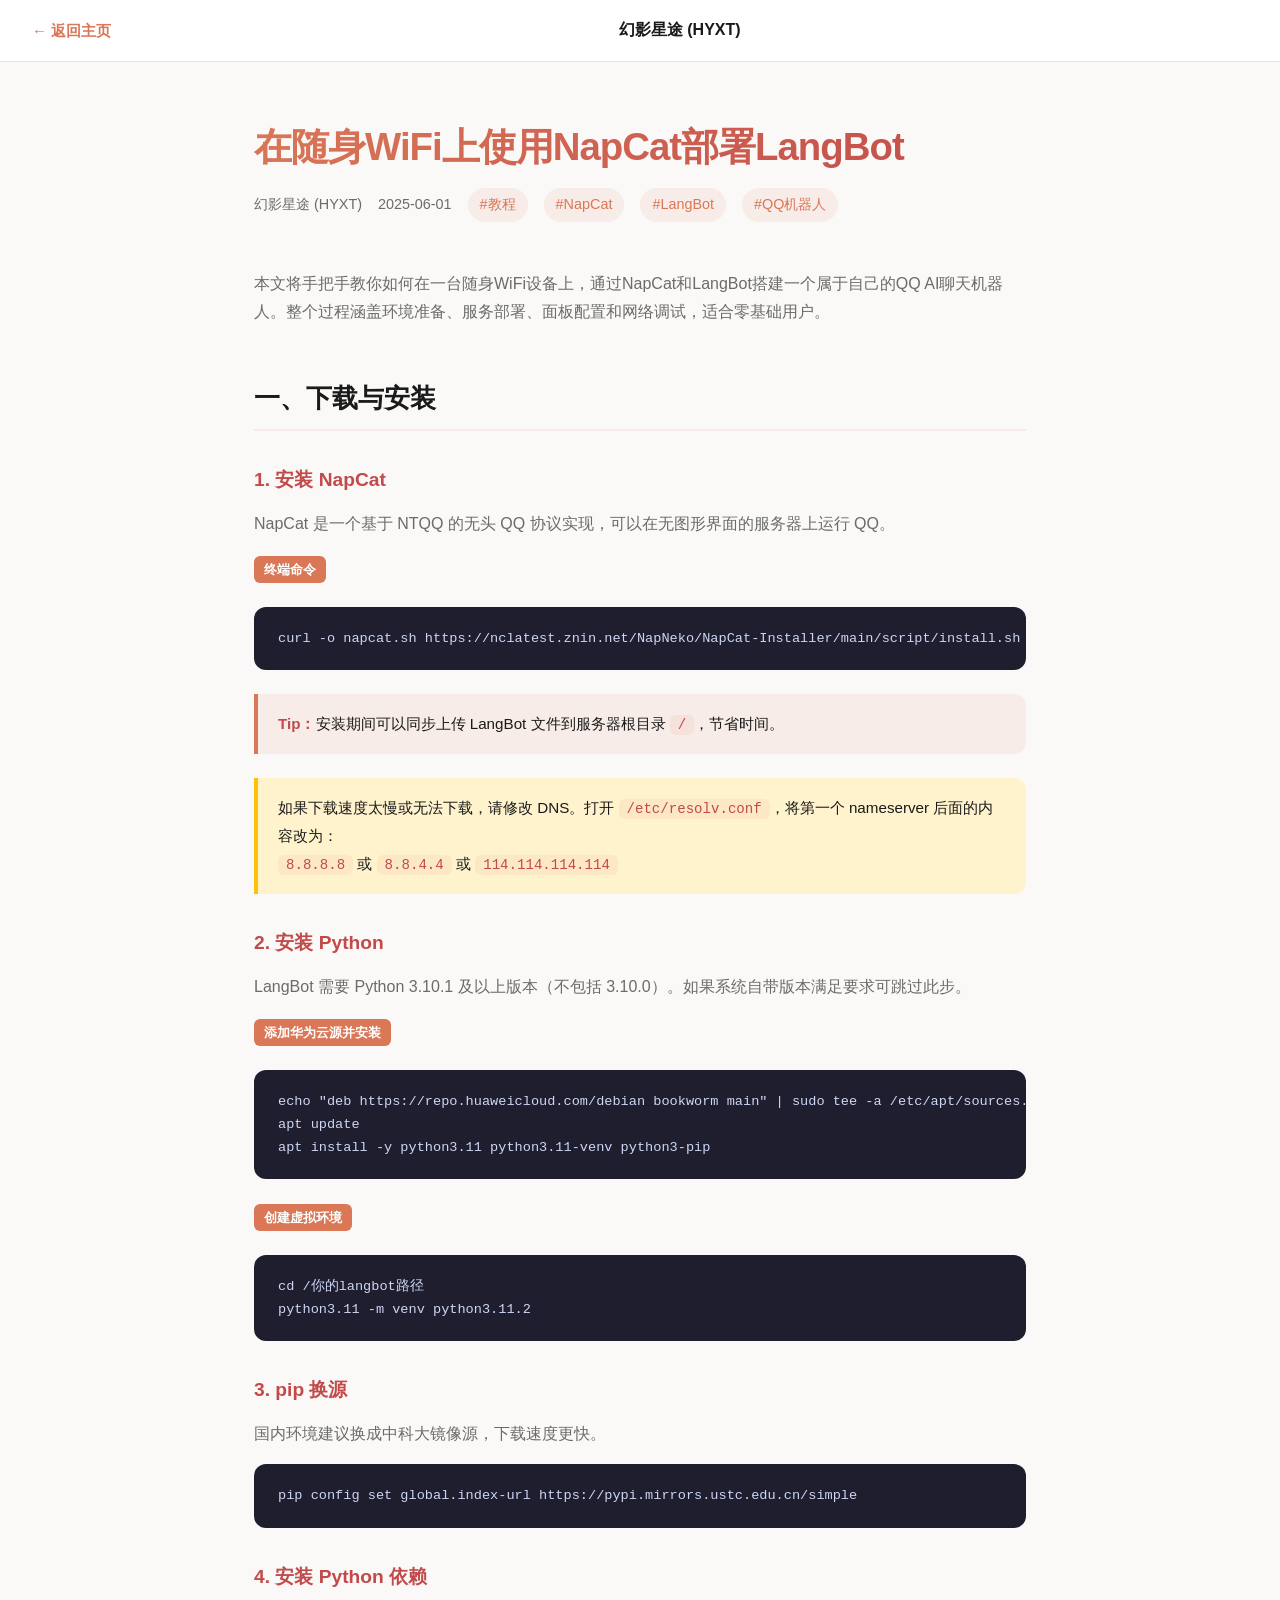
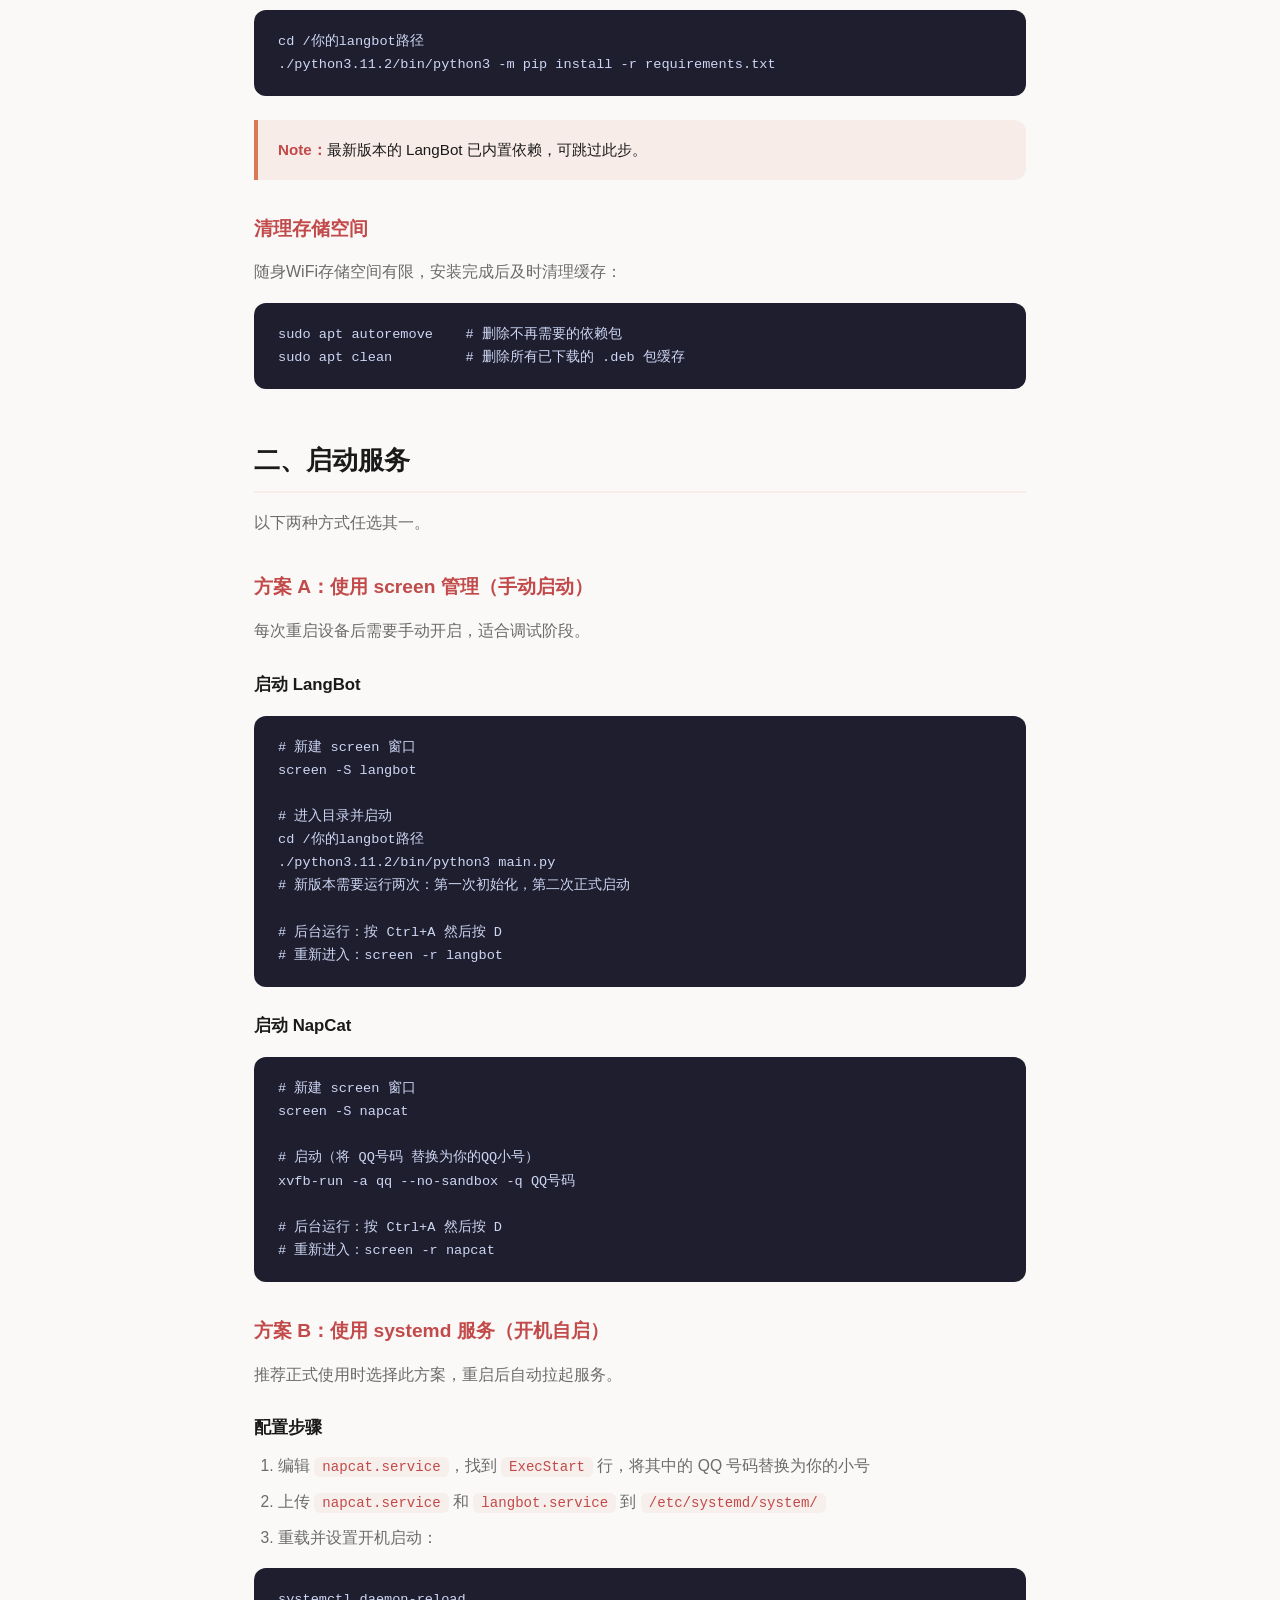
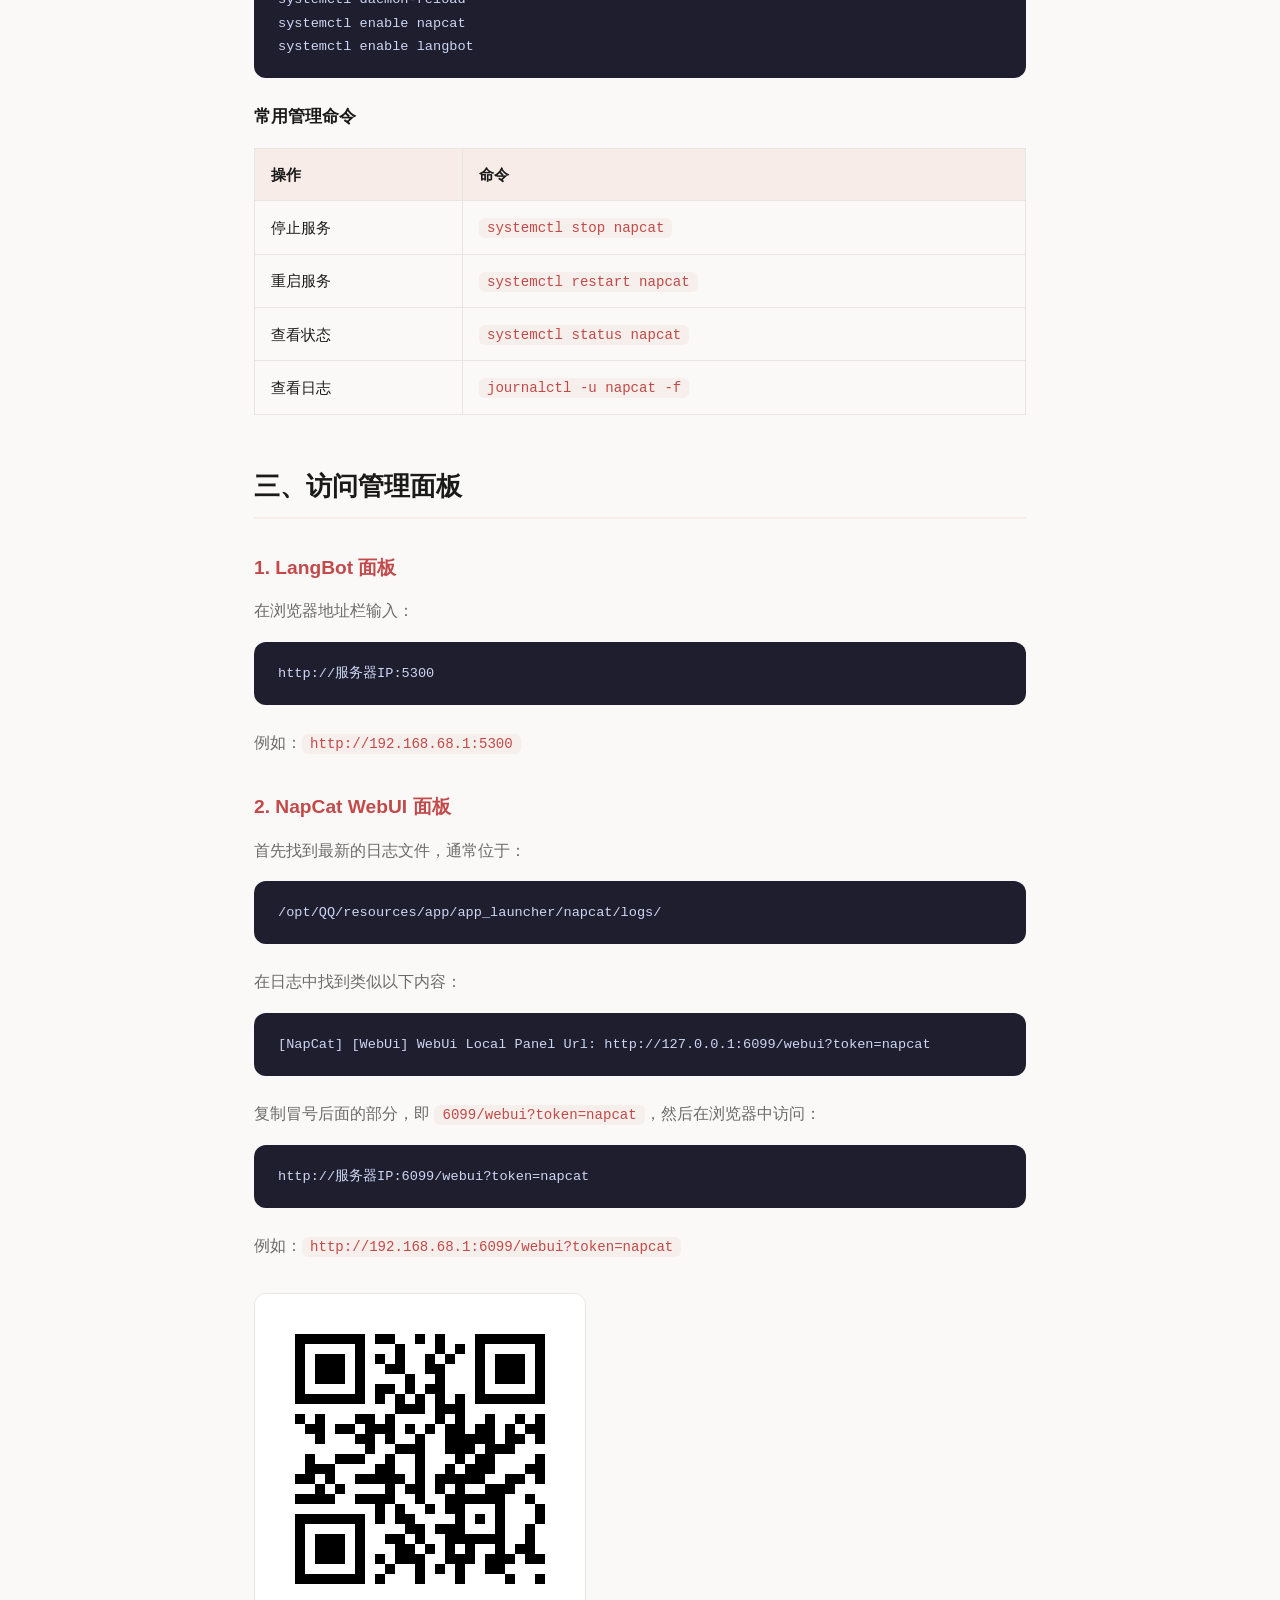
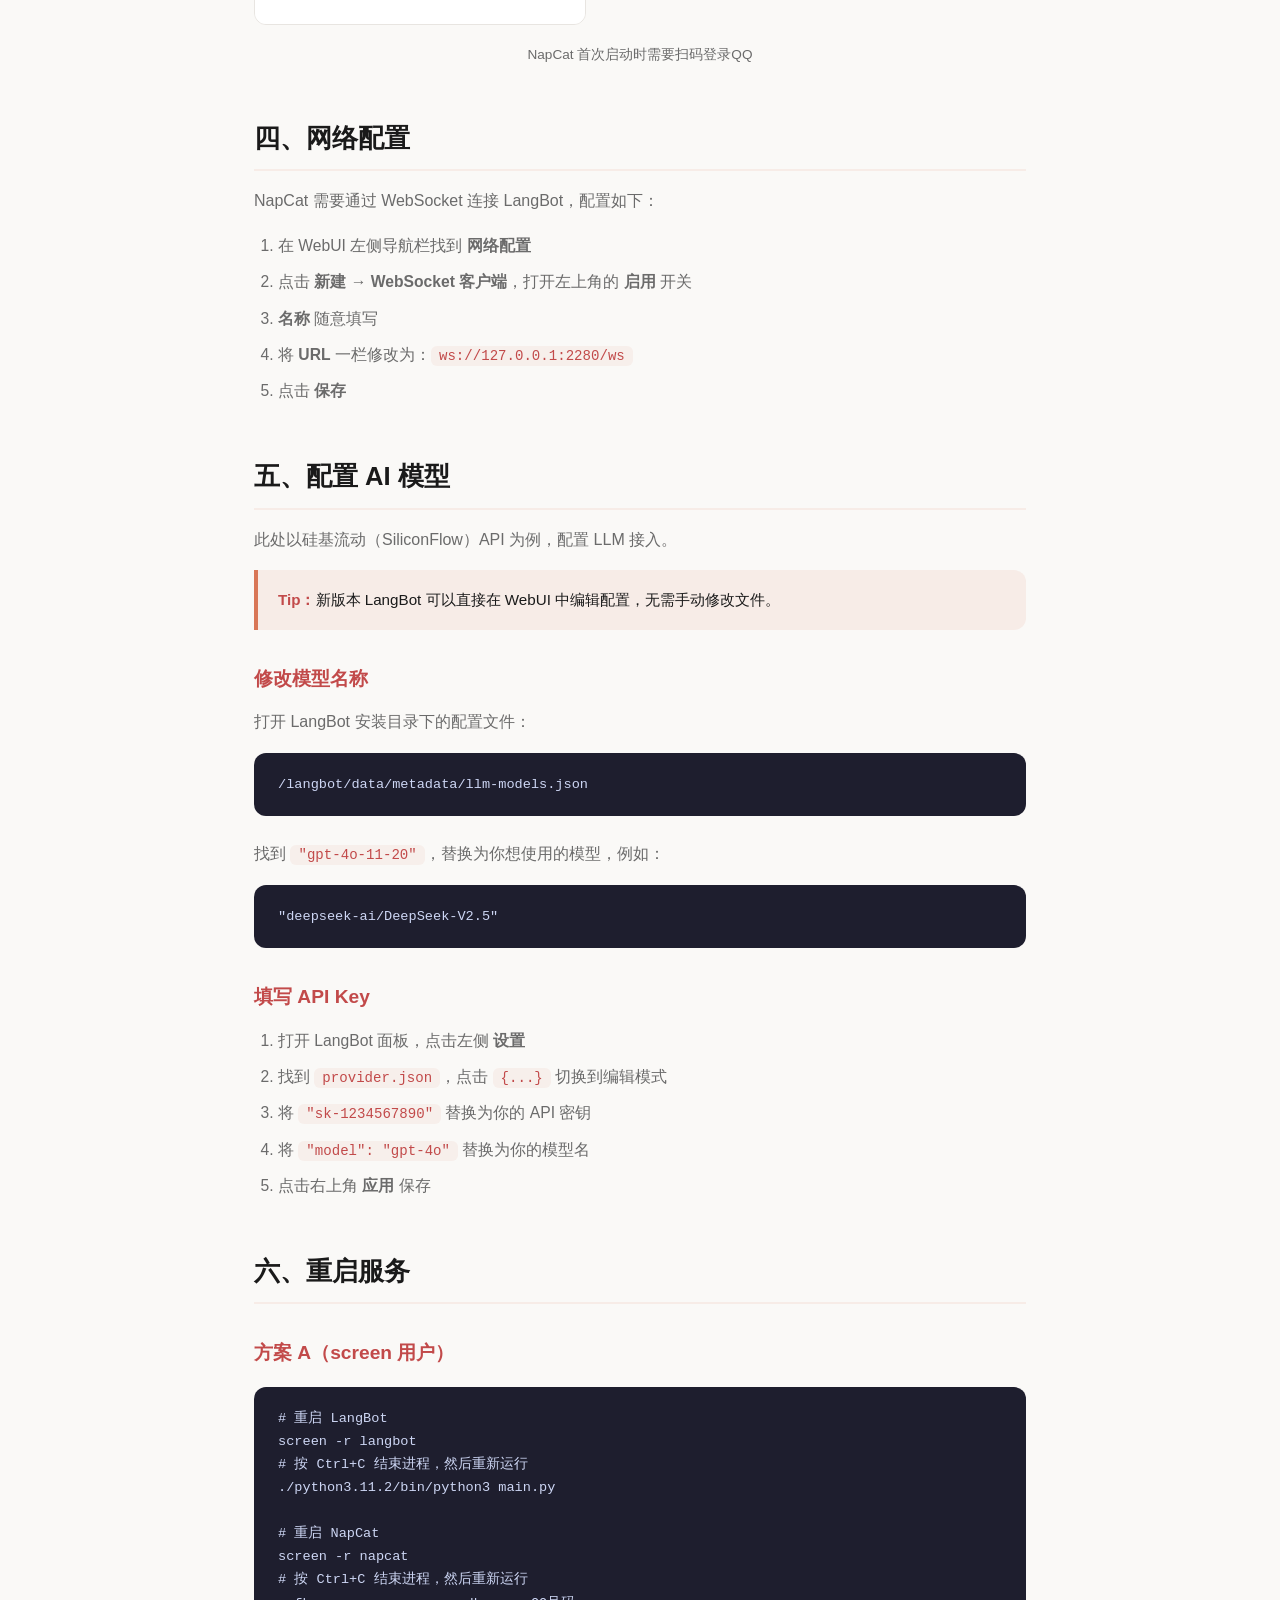
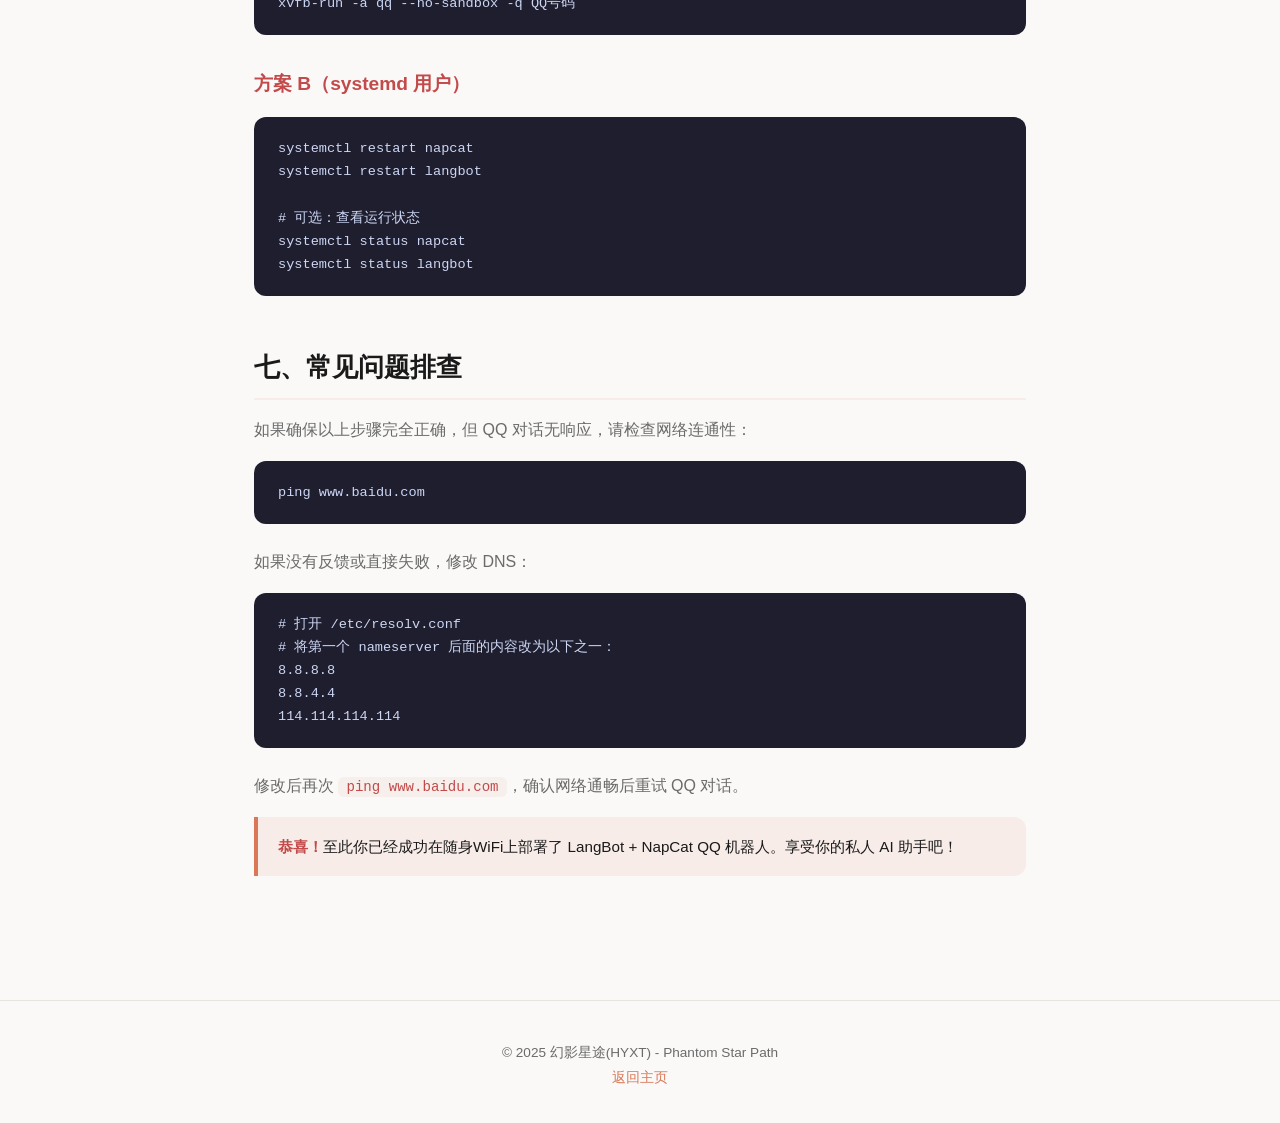
<file: article-napcat-langbot.html>
<!DOCTYPE html>
<html lang="zh-CN">
<head>
    <meta charset="UTF-8">
    <meta name="viewport" content="width=device-width, initial-scale=1.0">
    <title>随身WiFi部署LangBot - 幻影星途(HYXT)</title>
    <link rel="icon" href="favicon.ico" type="image/x-icon">
    <style>
        :root {
            --claude-accent: #d97757;
            --claude-accent-dark: #c24a4a;
            --claude-accent-light: rgba(217,119,87,0.1);
            --claude-gradient: linear-gradient(135deg, #d97757, #c24a4a);
            --claude-bg: #faf9f7;
            --claude-surface: #ffffff;
            --claude-text: #1a1a1a;
            --claude-text-secondary: #6b6b6b;
            --claude-border: #e8e5e1;
            --radius: 16px;
        }
        * { margin: 0; padding: 0; box-sizing: border-box; }
        body {
            font-family: -apple-system, BlinkMacSystemFont, "Segoe UI", Roboto, sans-serif;
            background: var(--claude-bg);
            color: var(--claude-text);
            line-height: 1.8;
        }
        .top-bar {
            display: flex;
            align-items: center;
            justify-content: space-between;
            padding: 16px 32px;
            background: var(--claude-surface);
            border-bottom: 1px solid var(--claude-border);
            position: sticky;
            top: 0;
            z-index: 100;
        }
        .top-bar a {
            color: var(--claude-accent);
            text-decoration: none;
            font-weight: 600;
            font-size: 0.95rem;
            display: flex;
            align-items: center;
            gap: 6px;
        }
        .top-bar a:hover { opacity: 0.8; }
        .top-bar-title {
            font-weight: 700;
            font-size: 1rem;
            color: var(--claude-text);
        }
        .article-container {
            max-width: 820px;
            margin: 0 auto;
            padding: 60px 24px 100px;
        }
        .article-header {
            margin-bottom: 48px;
        }
        .article-header h1 {
            font-size: 2.4rem;
            font-weight: 800;
            letter-spacing: -1px;
            line-height: 1.3;
            margin-bottom: 16px;
            background: var(--claude-gradient);
            -webkit-background-clip: text;
            -webkit-text-fill-color: transparent;
            background-clip: text;
        }
        .article-info {
            display: flex;
            gap: 16px;
            align-items: center;
            flex-wrap: wrap;
            color: var(--claude-text-secondary);
            font-size: 0.9rem;
        }
        .article-info .tag {
            background: var(--claude-accent-light);
            color: var(--claude-accent);
            padding: 4px 12px;
            border-radius: 50px;
            font-weight: 500;
        }
        /* Article body */
        .article-body h2 {
            font-size: 1.6rem;
            font-weight: 700;
            margin: 48px 0 16px;
            padding-bottom: 8px;
            border-bottom: 2px solid var(--claude-accent-light);
            color: var(--claude-text);
        }
        .article-body h3 {
            font-size: 1.2rem;
            font-weight: 700;
            margin: 32px 0 12px;
            color: var(--claude-accent-dark);
        }
        .article-body h4 {
            font-size: 1.05rem;
            font-weight: 600;
            margin: 24px 0 8px;
            color: var(--claude-text);
        }
        .article-body p {
            margin-bottom: 16px;
            color: var(--claude-text-secondary);
            font-size: 1rem;
        }
        .article-body ul, .article-body ol {
            margin: 0 0 16px 24px;
            color: var(--claude-text-secondary);
        }
        .article-body li { margin-bottom: 8px; font-size: 0.98rem; }
        .article-body code {
            background: rgba(217,119,87,0.08);
            color: var(--claude-accent-dark);
            padding: 2px 8px;
            border-radius: 6px;
            font-family: "JetBrains Mono", "Fira Code", monospace;
            font-size: 0.88rem;
        }
        .article-body pre {
            background: #1e1e2e;
            color: #cdd6f4;
            padding: 20px 24px;
            border-radius: 12px;
            overflow-x: auto;
            margin: 16px 0 24px;
            font-family: "JetBrains Mono", "Fira Code", monospace;
            font-size: 0.85rem;
            line-height: 1.7;
            position: relative;
        }
        .article-body pre code {
            background: none;
            color: inherit;
            padding: 0;
            font-size: inherit;
        }
        .article-body .cmd-label {
            display: inline-block;
            background: var(--claude-accent);
            color: #fff;
            padding: 2px 10px;
            border-radius: 6px;
            font-size: 0.8rem;
            font-weight: 600;
            margin-bottom: 8px;
        }
        .article-body .tip-box {
            background: var(--claude-accent-light);
            border-left: 4px solid var(--claude-accent);
            padding: 16px 20px;
            border-radius: 0 12px 12px 0;
            margin: 16px 0 24px;
            font-size: 0.95rem;
            color: var(--claude-text);
        }
        .article-body .tip-box strong { color: var(--claude-accent-dark); }
        .article-body .step-num {
            display: inline-flex;
            align-items: center;
            justify-content: center;
            width: 32px;
            height: 32px;
            background: var(--claude-gradient);
            color: #fff;
            border-radius: 50%;
            font-weight: 700;
            font-size: 0.9rem;
            margin-right: 8px;
            flex-shrink: 0;
        }
        .article-body .step-row {
            display: flex;
            align-items: flex-start;
            gap: 8px;
            margin: 16px 0;
        }
        .article-body .step-row p { margin: 0; }
        .article-body img {
            max-width: 100%;
            border-radius: 12px;
            margin: 16px 0;
            border: 1px solid var(--claude-border);
        }
        .article-body .img-caption {
            text-align: center;
            font-size: 0.85rem;
            color: var(--claude-text-secondary);
            margin-top: -8px;
            margin-bottom: 24px;
        }
        .article-body .warn-box {
            background: #fff3cd;
            border-left: 4px solid #ffc107;
            padding: 16px 20px;
            border-radius: 0 12px 12px 0;
            margin: 16px 0 24px;
            font-size: 0.95rem;
        }
        .article-body table {
            width: 100%;
            border-collapse: collapse;
            margin: 16px 0 24px;
            font-size: 0.95rem;
        }
        .article-body th, .article-body td {
            padding: 12px 16px;
            border: 1px solid var(--claude-border);
            text-align: left;
        }
        .article-body th {
            background: var(--claude-accent-light);
            font-weight: 600;
        }
        footer {
            text-align: center;
            padding: 40px 20px;
            color: var(--claude-text-secondary);
            font-size: 0.85rem;
            border-top: 1px solid var(--claude-border);
        }
        footer a { color: var(--claude-accent); text-decoration: none; }
        @media (max-width: 768px) {
            .article-header h1 { font-size: 1.6rem; }
            .article-body h2 { font-size: 1.3rem; }
            .article-container { padding: 32px 16px 60px; }
        }
    </style>
</head>
<body>

<div class="top-bar">
    <a href="index.html">← 返回主页</a>
    <span class="top-bar-title">幻影星途 (HYXT)</span>
    <span></span>
</div>

<div class="article-container">
    <div class="article-header">
        <h1>在随身WiFi上使用NapCat部署LangBot</h1>
        <div class="article-info">
            <span>幻影星途 (HYXT)</span>
            <span>2025-06-01</span>
            <span class="tag">#教程</span>
            <span class="tag">#NapCat</span>
            <span class="tag">#LangBot</span>
            <span class="tag">#QQ机器人</span>
        </div>
    </div>

    <div class="article-body">
        <p>本文将手把手教你如何在一台随身WiFi设备上，通过NapCat和LangBot搭建一个属于自己的QQ AI聊天机器人。整个过程涵盖环境准备、服务部署、面板配置和网络调试，适合零基础用户。</p>

        <!-- ==================== 一 ==================== -->
        <h2>一、下载与安装</h2>

        <h3>1. 安装 NapCat</h3>
        <p>NapCat 是一个基于 NTQQ 的无头 QQ 协议实现，可以在无图形界面的服务器上运行 QQ。</p>
        <span class="cmd-label">终端命令</span>
        <pre><code>curl -o napcat.sh https://nclatest.znin.net/NapNeko/NapCat-Installer/main/script/install.sh && sudo bash napcat.sh --docker n --cli n</code></pre>
        <div class="tip-box">
            <strong>Tip：</strong>安装期间可以同步上传 LangBot 文件到服务器根目录 <code>/</code>，节省时间。
        </div>
        <div class="warn-box">
            如果下载速度太慢或无法下载，请修改 DNS。打开 <code>/etc/resolv.conf</code>，将第一个 nameserver 后面的内容改为：
            <br><code>8.8.8.8</code> 或 <code>8.8.4.4</code> 或 <code>114.114.114.114</code>
        </div>

        <h3>2. 安装 Python</h3>
        <p>LangBot 需要 Python 3.10.1 及以上版本（不包括 3.10.0）。如果系统自带版本满足要求可跳过此步。</p>
        <span class="cmd-label">添加华为云源并安装</span>
        <pre><code>echo "deb https://repo.huaweicloud.com/debian bookworm main" | sudo tee -a /etc/apt/sources.list
apt update
apt install -y python3.11 python3.11-venv python3-pip</code></pre>

        <span class="cmd-label">创建虚拟环境</span>
        <pre><code>cd /你的langbot路径
python3.11 -m venv python3.11.2</code></pre>

        <h3>3. pip 换源</h3>
        <p>国内环境建议换成中科大镜像源，下载速度更快。</p>
        <pre><code>pip config set global.index-url https://pypi.mirrors.ustc.edu.cn/simple</code></pre>

        <h3>4. 安装 Python 依赖</h3>
        <pre><code>cd /你的langbot路径
./python3.11.2/bin/python3 -m pip install -r requirements.txt</code></pre>
        <div class="tip-box">
            <strong>Note：</strong>最新版本的 LangBot 已内置依赖，可跳过此步。
        </div>

        <h3>清理存储空间</h3>
        <p>随身WiFi存储空间有限，安装完成后及时清理缓存：</p>
        <pre><code>sudo apt autoremove    # 删除不再需要的依赖包
sudo apt clean         # 删除所有已下载的 .deb 包缓存</code></pre>

        <!-- ==================== 二 ==================== -->
        <h2>二、启动服务</h2>
        <p>以下两种方式任选其一。</p>

        <h3>方案 A：使用 screen 管理（手动启动）</h3>
        <p>每次重启设备后需要手动开启，适合调试阶段。</p>

        <h4>启动 LangBot</h4>
        <pre><code># 新建 screen 窗口
screen -S langbot

# 进入目录并启动
cd /你的langbot路径
./python3.11.2/bin/python3 main.py
# 新版本需要运行两次：第一次初始化，第二次正式启动

# 后台运行：按 Ctrl+A 然后按 D
# 重新进入：screen -r langbot</code></pre>

        <h4>启动 NapCat</h4>
        <pre><code># 新建 screen 窗口
screen -S napcat

# 启动（将 QQ号码 替换为你的QQ小号）
xvfb-run -a qq --no-sandbox -q QQ号码

# 后台运行：按 Ctrl+A 然后按 D
# 重新进入：screen -r napcat</code></pre>

        <h3>方案 B：使用 systemd 服务（开机自启）</h3>
        <p>推荐正式使用时选择此方案，重启后自动拉起服务。</p>

        <h4>配置步骤</h4>
        <ol>
            <li>编辑 <code>napcat.service</code>，找到 <code>ExecStart</code> 行，将其中的 QQ 号码替换为你的小号</li>
            <li>上传 <code>napcat.service</code> 和 <code>langbot.service</code> 到 <code>/etc/systemd/system/</code></li>
            <li>重载并设置开机启动：</li>
        </ol>
        <pre><code>systemctl daemon-reload
systemctl enable napcat
systemctl enable langbot</code></pre>

        <h4>常用管理命令</h4>
        <table>
            <tr><th>操作</th><th>命令</th></tr>
            <tr><td>停止服务</td><td><code>systemctl stop napcat</code></td></tr>
            <tr><td>重启服务</td><td><code>systemctl restart napcat</code></td></tr>
            <tr><td>查看状态</td><td><code>systemctl status napcat</code></td></tr>
            <tr><td>查看日志</td><td><code>journalctl -u napcat -f</code></td></tr>
        </table>

        <!-- ==================== 三 ==================== -->
        <h2>三、访问管理面板</h2>

        <h3>1. LangBot 面板</h3>
        <p>在浏览器地址栏输入：</p>
        <pre><code>http://服务器IP:5300</code></pre>
        <p>例如：<code>http://192.168.68.1:5300</code></p>

        <h3>2. NapCat WebUI 面板</h3>
        <p>首先找到最新的日志文件，通常位于：</p>
        <pre><code>/opt/QQ/resources/app/app_launcher/napcat/logs/</code></pre>
        <p>在日志中找到类似以下内容：</p>
        <pre><code>[NapCat] [WebUi] WebUi Local Panel Url: http://127.0.0.1:6099/webui?token=napcat</code></pre>
        <p>复制冒号后面的部分，即 <code>6099/webui?token=napcat</code>，然后在浏览器中访问：</p>
        <pre><code>http://服务器IP:6099/webui?token=napcat</code></pre>
        <p>例如：<code>http://192.168.68.1:6099/webui?token=napcat</code></p>

        <img src="qr-napcat.png" alt="NapCat 二维码示例">
        <p class="img-caption">NapCat 首次启动时需要扫码登录QQ</p>

        <!-- ==================== 四 ==================== -->
        <h2>四、网络配置</h2>
        <p>NapCat 需要通过 WebSocket 连接 LangBot，配置如下：</p>
        <ol>
            <li>在 WebUI 左侧导航栏找到 <strong>网络配置</strong></li>
            <li>点击 <strong>新建 → WebSocket 客户端</strong>，打开左上角的 <strong>启用</strong> 开关</li>
            <li><strong>名称</strong> 随意填写</li>
            <li>将 <strong>URL</strong> 一栏修改为：<code>ws://127.0.0.1:2280/ws</code></li>
            <li>点击 <strong>保存</strong></li>
        </ol>

        <!-- ==================== 五 ==================== -->
        <h2>五、配置 AI 模型</h2>
        <p>此处以硅基流动（SiliconFlow）API 为例，配置 LLM 接入。</p>
        <div class="tip-box">
            <strong>Tip：</strong>新版本 LangBot 可以直接在 WebUI 中编辑配置，无需手动修改文件。
        </div>

        <h3>修改模型名称</h3>
        <p>打开 LangBot 安装目录下的配置文件：</p>
        <pre><code>/langbot/data/metadata/llm-models.json</code></pre>
        <p>找到 <code>"gpt-4o-11-20"</code>，替换为你想使用的模型，例如：</p>
        <pre><code>"deepseek-ai/DeepSeek-V2.5"</code></pre>

        <h3>填写 API Key</h3>
        <ol>
            <li>打开 LangBot 面板，点击左侧 <strong>设置</strong></li>
            <li>找到 <code>provider.json</code>，点击 <code>{...}</code> 切换到编辑模式</li>
            <li>将 <code>"sk-1234567890"</code> 替换为你的 API 密钥</li>
            <li>将 <code>"model": "gpt-4o"</code> 替换为你的模型名</li>
            <li>点击右上角 <strong>应用</strong> 保存</li>
        </ol>

        <!-- ==================== 六 ==================== -->
        <h2>六、重启服务</h2>

        <h3>方案 A（screen 用户）</h3>
        <pre><code># 重启 LangBot
screen -r langbot
# 按 Ctrl+C 结束进程，然后重新运行
./python3.11.2/bin/python3 main.py

# 重启 NapCat
screen -r napcat
# 按 Ctrl+C 结束进程，然后重新运行
xvfb-run -a qq --no-sandbox -q QQ号码</code></pre>

        <h3>方案 B（systemd 用户）</h3>
        <pre><code>systemctl restart napcat
systemctl restart langbot

# 可选：查看运行状态
systemctl status napcat
systemctl status langbot</code></pre>

        <!-- ==================== 七 ==================== -->
        <h2>七、常见问题排查</h2>
        <p>如果确保以上步骤完全正确，但 QQ 对话无响应，请检查网络连通性：</p>
        <pre><code>ping www.baidu.com</code></pre>
        <p>如果没有反馈或直接失败，修改 DNS：</p>
        <pre><code># 打开 /etc/resolv.conf
# 将第一个 nameserver 后面的内容改为以下之一：
8.8.8.8
8.8.4.4
114.114.114.114</code></pre>
        <p>修改后再次 <code>ping www.baidu.com</code>，确认网络通畅后重试 QQ 对话。</p>

        <div class="tip-box">
            <strong>恭喜！</strong>至此你已经成功在随身WiFi上部署了 LangBot + NapCat QQ 机器人。享受你的私人 AI 助手吧！
        </div>
    </div>
</div>

<footer>
    <p>© 2025 幻影星途(HYXT) - Phantom Star Path</p>
    <p><a href="index.html">返回主页</a></p>
</footer>

</body>
</html>
</file>
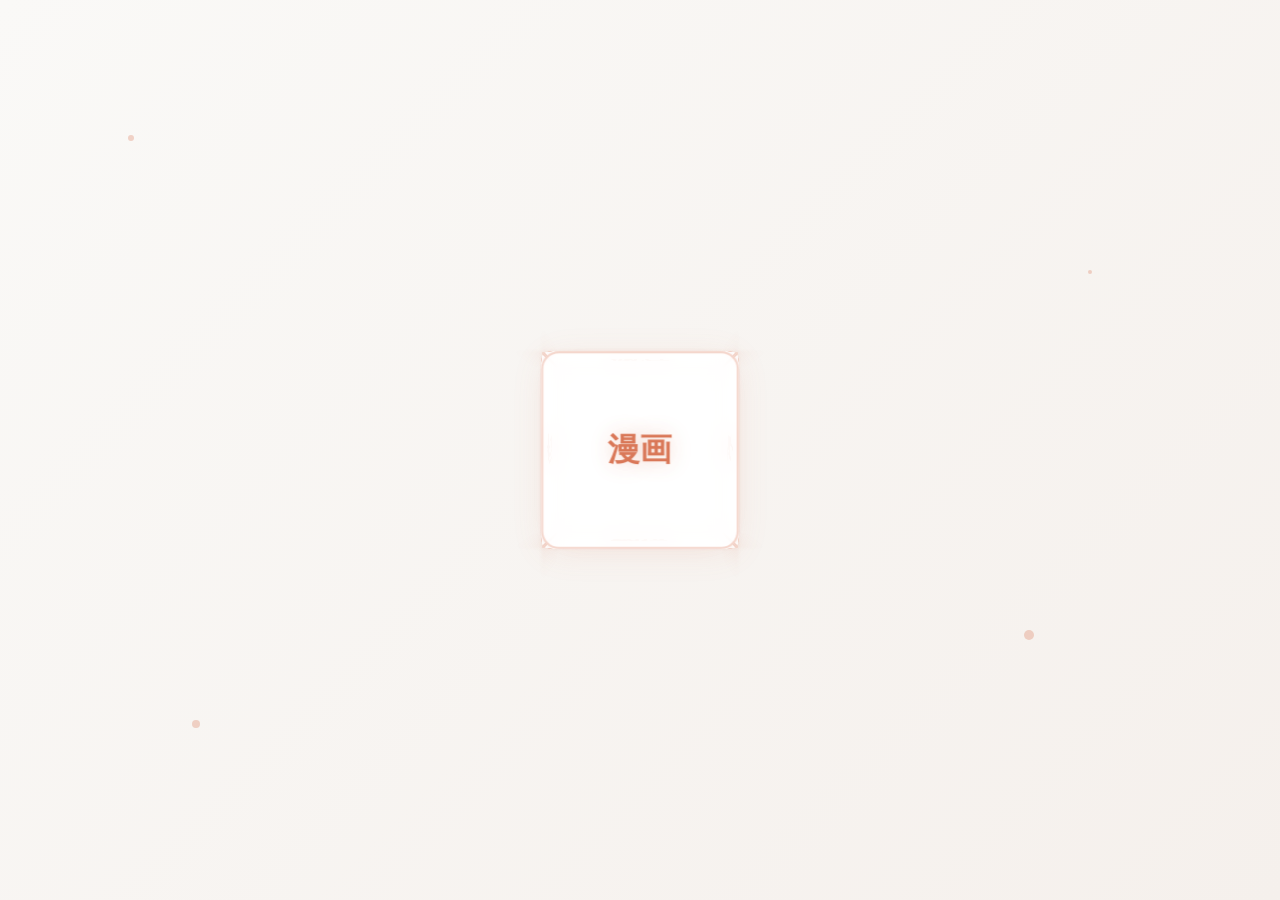
<file: biaoqian.html>
<!DOCTYPE html>
<html lang="zh-CN">
<head>
    <meta charset="UTF-8">
    <meta name="viewport" content="width=device-width, initial-scale=1.0">
    <title>兴趣标签</title>
    <style>
        * { margin: 0; padding: 0; box-sizing: border-box; }
        body {
            display: flex;
            justify-content: center;
            align-items: center;
            height: 100vh;
            background: linear-gradient(135deg, #faf9f7 0%, #f5f0ec 100%);
            perspective: 1000px;
            overflow: hidden;
            font-family: 'Inter', -apple-system, BlinkMacSystemFont, sans-serif;
        }

        .cube {
            width: 180px;
            height: 180px;
            position: relative;
            transform-style: preserve-3d;
            animation: rotate 12s infinite ease-in-out;
        }

        @keyframes rotate {
            0%   { transform: rotateX(0deg) rotateY(0deg); }
            25%  { transform: rotateX(90deg) rotateY(90deg); }
            50%  { transform: rotateX(180deg) rotateY(180deg); }
            75%  { transform: rotateX(270deg) rotateY(270deg); }
            100% { transform: rotateX(360deg) rotateY(360deg); }
        }

        .face {
            position: absolute;
            width: 180px;
            height: 180px;
            display: flex;
            justify-content: center;
            align-items: center;
            font-size: 1.8rem;
            font-weight: 700;
            color: #d97757;
            border: 2px solid rgba(217,119,87,0.3);
            background: rgba(255,255,255,0.85);
            backdrop-filter: blur(10px);
            border-radius: 16px;
            box-shadow: 0 4px 30px rgba(217,119,87,0.1);
            text-shadow: 0 0 20px rgba(217,119,87,0.2);
            transition: background 0.3s;
        }

        .face:hover {
            background: rgba(217,119,87,0.1);
        }

        .front  { transform: translateZ(90px); }
        .back   { transform: rotateY(180deg) translateZ(90px); }
        .right  { transform: rotateY(90deg) translateZ(90px); }
        .left   { transform: rotateY(-90deg) translateZ(90px); }
        .top    { transform: rotateX(90deg) translateZ(90px); }
        .bottom { transform: rotateX(-90deg) translateZ(90px); }

        /* Ambient particles */
        .particle {
            position: absolute;
            width: 6px;
            height: 6px;
            border-radius: 50%;
            background: rgba(217,119,87,0.3);
            animation: float 8s ease-in-out infinite;
        }
        .particle:nth-child(1) { top: 15%; left: 10%; animation-delay: 0s; }
        .particle:nth-child(2) { top: 70%; left: 80%; animation-delay: -2s; width: 10px; height: 10px; }
        .particle:nth-child(3) { top: 30%; left: 85%; animation-delay: -4s; width: 4px; height: 4px; }
        .particle:nth-child(4) { top: 80%; left: 15%; animation-delay: -6s; width: 8px; height: 8px; }
        .particle:nth-child(5) { top: 50%; left: 50%; animation-delay: -3s; width: 5px; height: 5px; }

        @keyframes float {
            0%, 100% { transform: translateY(0) translateX(0); opacity: 0.3; }
            25% { transform: translateY(-30px) translateX(20px); opacity: 0.6; }
            50% { transform: translateY(-10px) translateX(-15px); opacity: 0.4; }
            75% { transform: translateY(-40px) translateX(10px); opacity: 0.5; }
        }
    </style>
</head>
<body>
    <div class="particle"></div>
    <div class="particle"></div>
    <div class="particle"></div>
    <div class="particle"></div>
    <div class="particle"></div>

    <div class="cube">
        <div class="face front"> 漫画</div>
        <div class="face back"> 游戏</div>
        <div class="face right"> 代码</div>
        <div class="face left"> 跑步</div>
        <div class="face top"> 骑行</div>
        <div class="face bottom"> 动漫</div>
    </div>
</body>
</html>
</file>
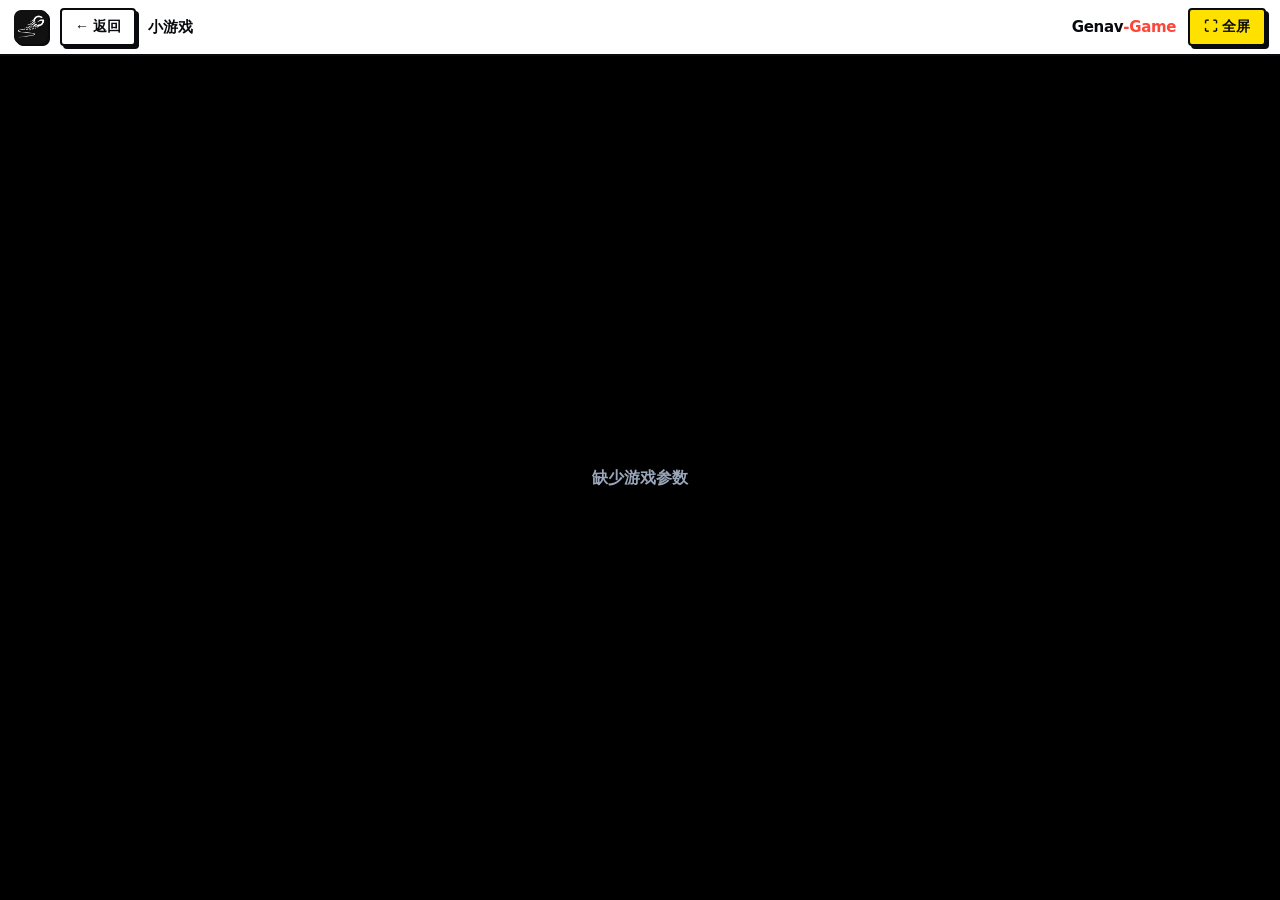
<file: games/play.html>
<!DOCTYPE html>
<html lang="zh-CN">
<head>
<meta charset="UTF-8">
<meta name="viewport" content="width=device-width, initial-scale=1, maximum-scale=1, user-scalable=no">
<title>正在游戏 · Genav-Game</title>
<link rel="icon" type="image/png" href="favicon.png">
<style>
:root{--bg:#f3f4f6;--surface:#fff;--line:#090a0d;--ink:#090a0d;--signal:#ff4538;--highlight:#ffe100;--hard:3px 3px 0 var(--line)}
*{box-sizing:border-box;-webkit-tap-highlight-color:transparent}
html,body{margin:0;height:100%;background:var(--bg);color:var(--ink);
  font-family:Inter,"Noto Sans SC","Microsoft YaHei",system-ui,sans-serif;overflow:hidden;font-weight:600}
.bar{height:56px;display:flex;align-items:center;gap:12px;padding:0 14px;background:var(--surface);border-bottom:2px solid var(--line)}
.logo{width:34px;height:34px;filter:drop-shadow(2px 2px 0 var(--line))}
.back{display:flex;align-items:center;gap:6px;padding:8px 13px;border:2px solid var(--line);border-radius:4px;
  background:var(--surface);cursor:pointer;font-weight:800;font-size:14px;box-shadow:var(--hard);color:var(--ink)}
.back:hover{transform:translate(-1px,-1px)}
.title{font-weight:900;font-size:15px;flex:1;overflow:hidden;text-overflow:ellipsis;white-space:nowrap}
.fs{background:var(--highlight);color:#090a0d;border:2px solid var(--line);border-radius:4px;padding:8px 14px;
  font-weight:900;font-size:13.5px;cursor:pointer;box-shadow:var(--hard)}
.brandmark{font-weight:900;font-size:15px;letter-spacing:-.3px}
.brandmark span{color:var(--signal)}
#stage{position:absolute;top:56px;left:0;right:0;bottom:0;background:#000}
#stage iframe{width:100%;height:100%;border:0;display:block}
.err{display:flex;height:100%;align-items:center;justify-content:center;color:#9aa7ba;font-size:16px;text-align:center;padding:20px}
</style>
</head>
<body>
<div class="bar">
  <img class="logo" src="logo.png" alt="">
  <button class="back" onclick="history.length>1?history.back():location.href='./'">← 返回</button>
  <div class="title" id="title">游戏加载中…</div>
  <div class="brandmark">Genav<span>-Game</span></div>
  <button class="fs" id="fs">⛶ 全屏</button>
</div>
<div id="stage"></div>
<script>
const p=new URLSearchParams(location.search);
const id=p.get("id"), t=p.get("t")||"小游戏";
document.title=t+" · Genav-Game";
document.getElementById("title").textContent=t;
const stage=document.getElementById("stage");
if(!id){
  stage.innerHTML='<div class="err">缺少游戏参数</div>';
}else{
  const f=document.createElement("iframe");
  f.src="https://html5.gamemonetize.co/"+encodeURIComponent(id)+"/";
  f.allowFullscreen=true; f.setAttribute("scrolling","no"); f.setAttribute("frameborder","0");
  f.setAttribute("allow","autoplay; fullscreen; gamepad; accelerometer; gyroscope; magnetometer; xr-spatial-tracking");
  stage.appendChild(f);
}
document.getElementById("fs").onclick=()=>{
  const el=stage;
  if(!document.fullscreenElement){(el.requestFullscreen||el.webkitRequestFullscreen||function(){}).call(el);}
  else{(document.exitFullscreen||document.webkitExitFullscreen||function(){}).call(document);}
};
</script>
</body>
</html>
</file>
